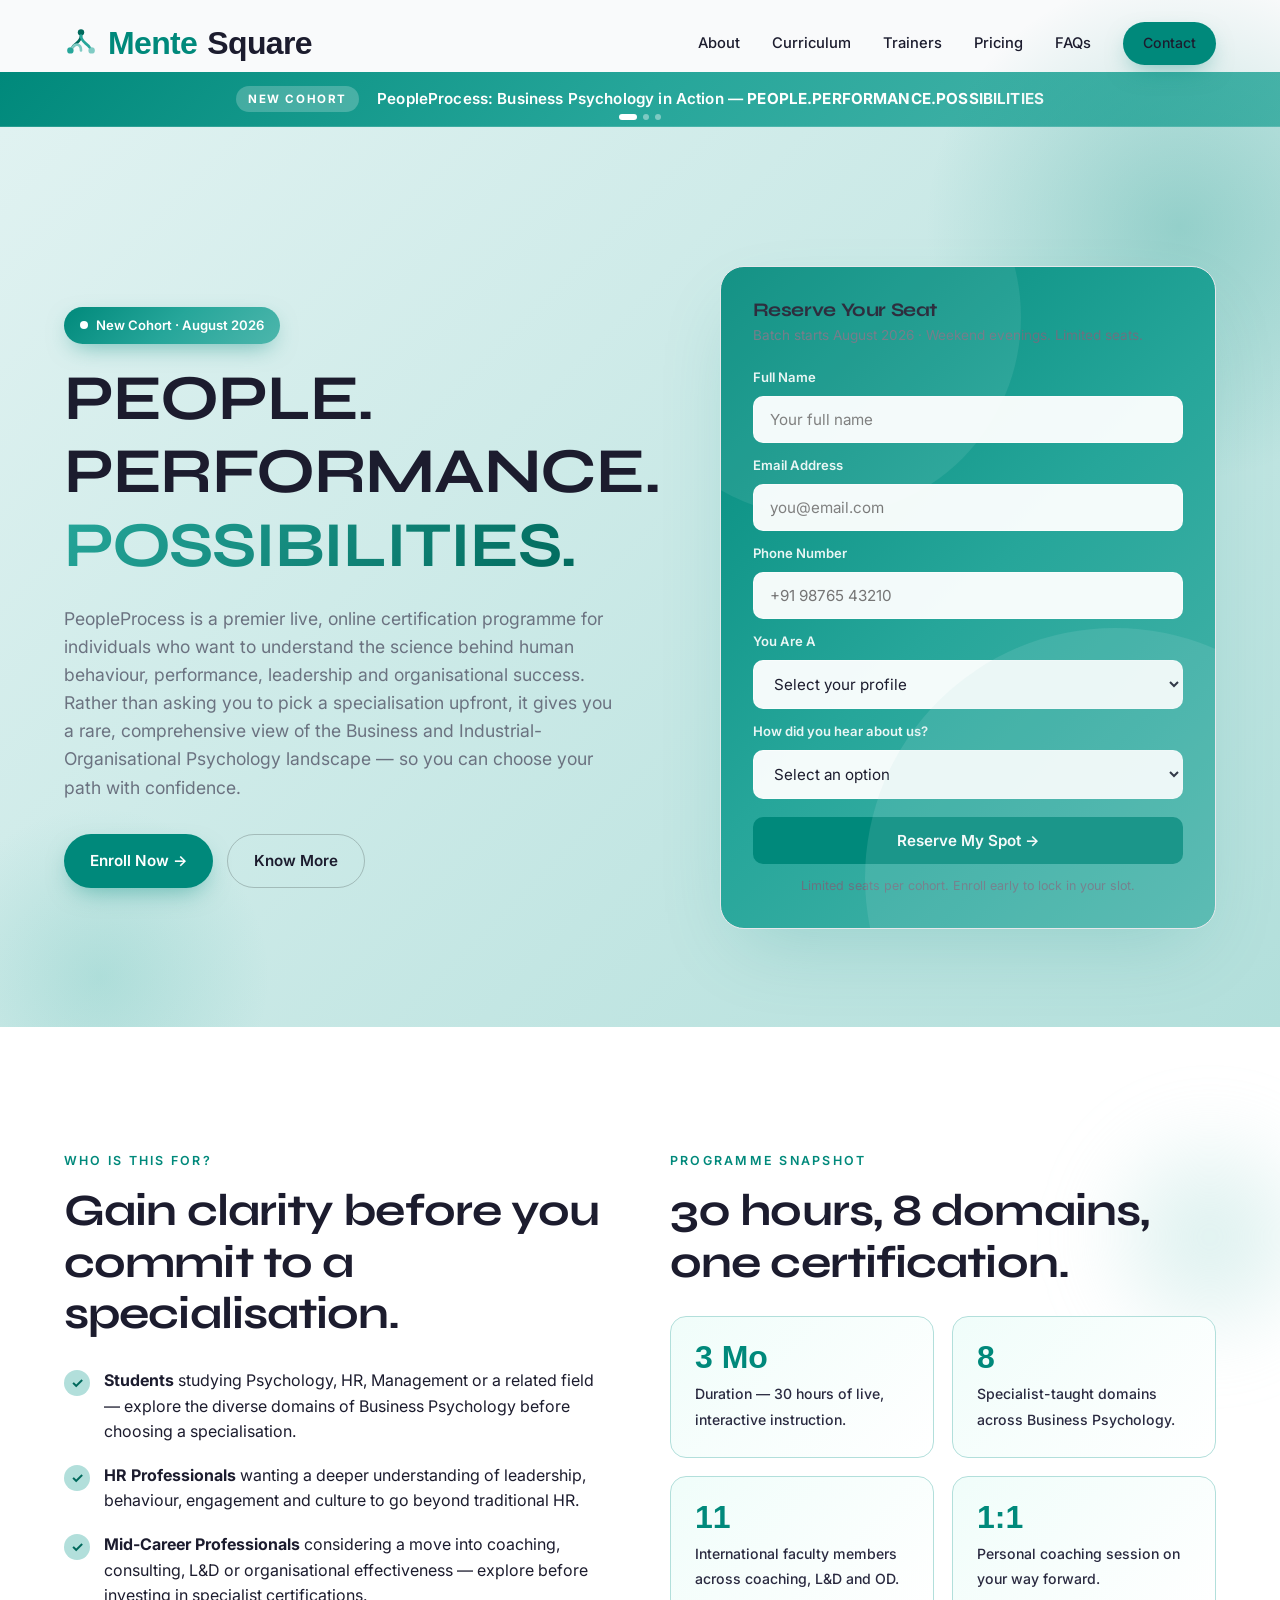
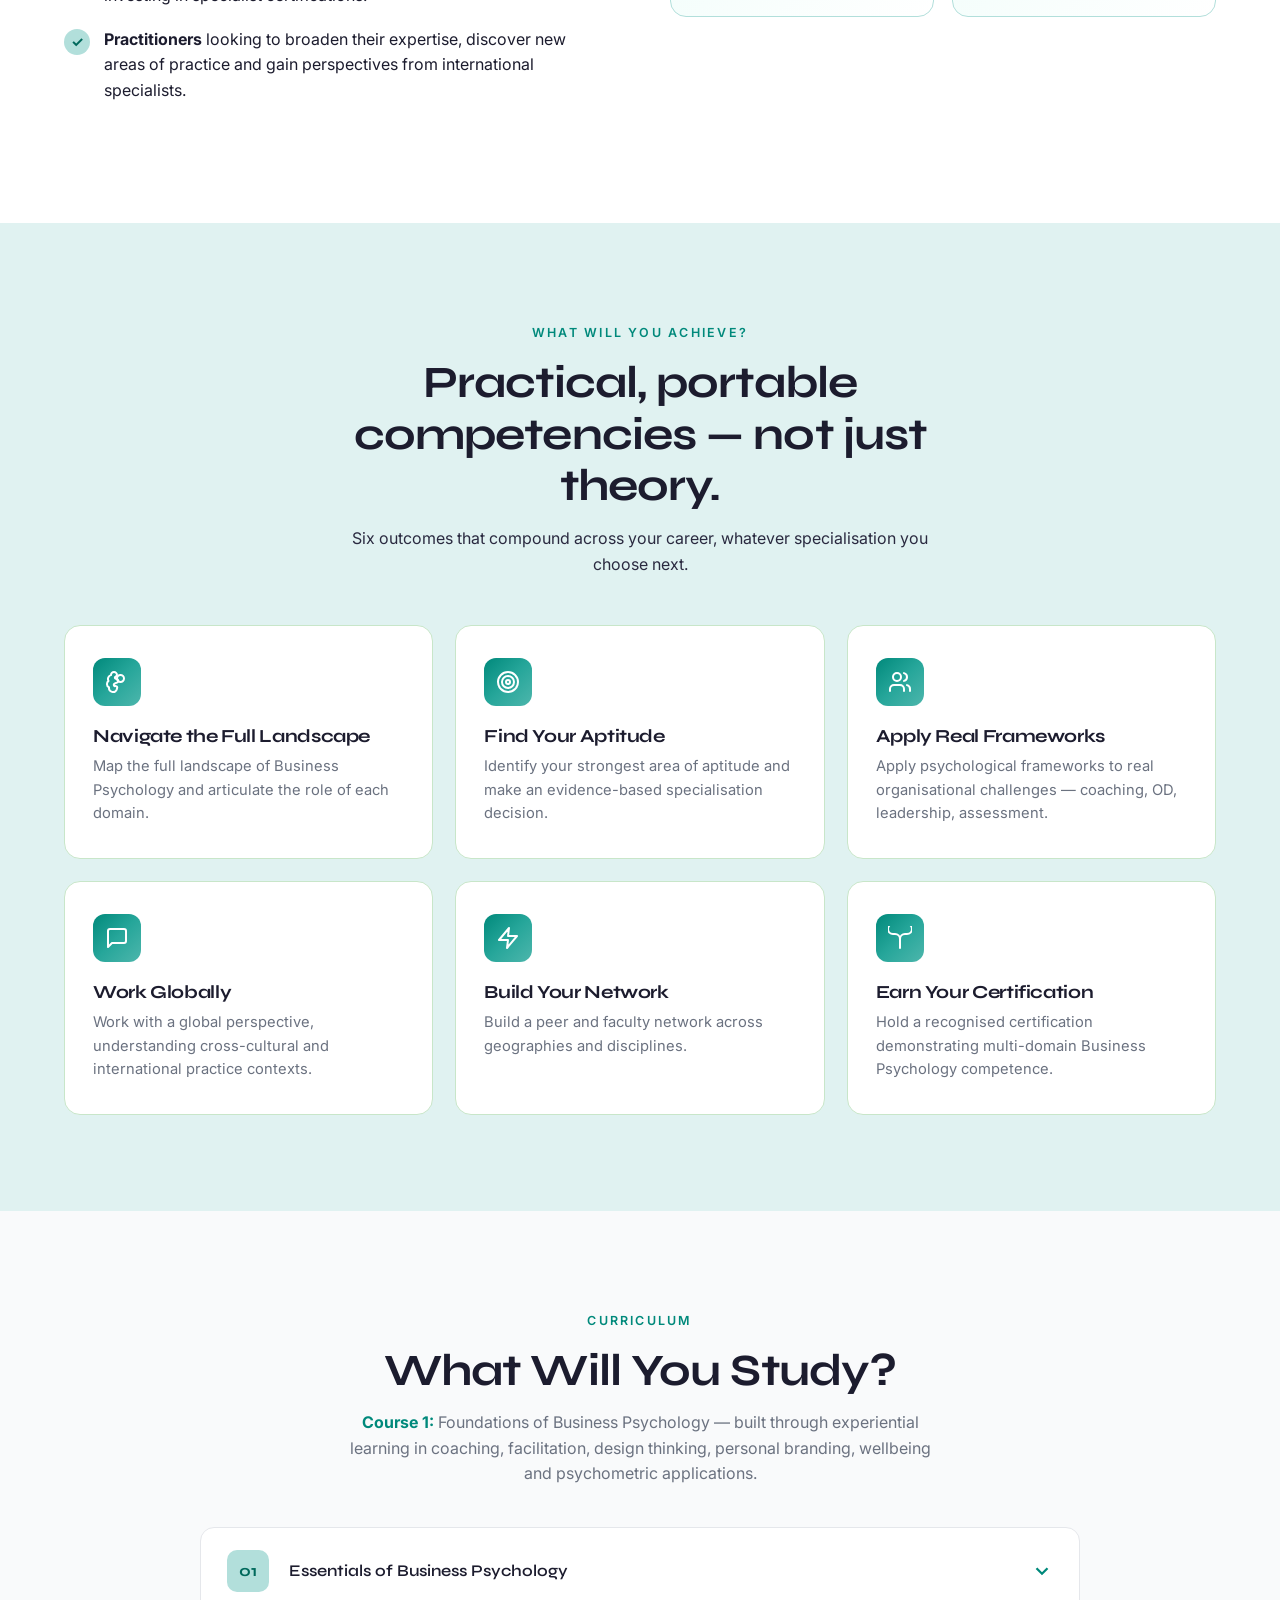
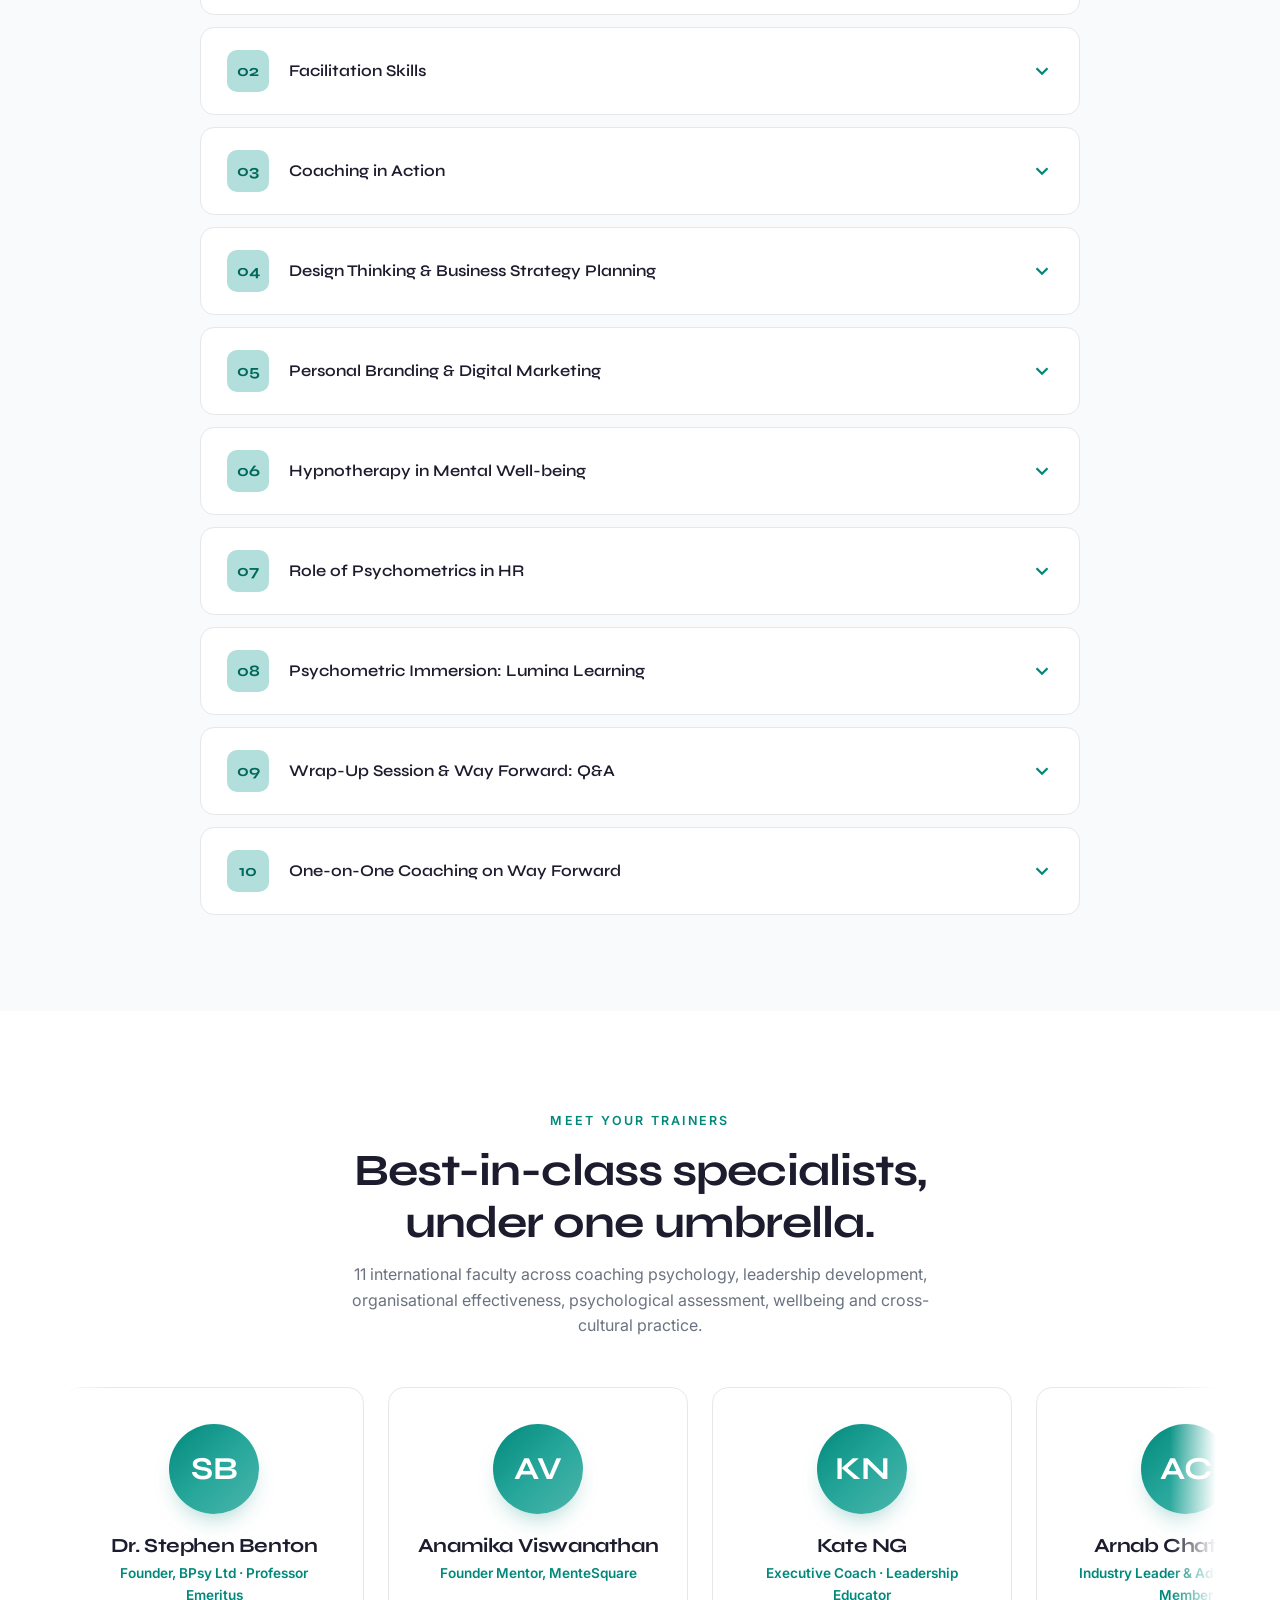
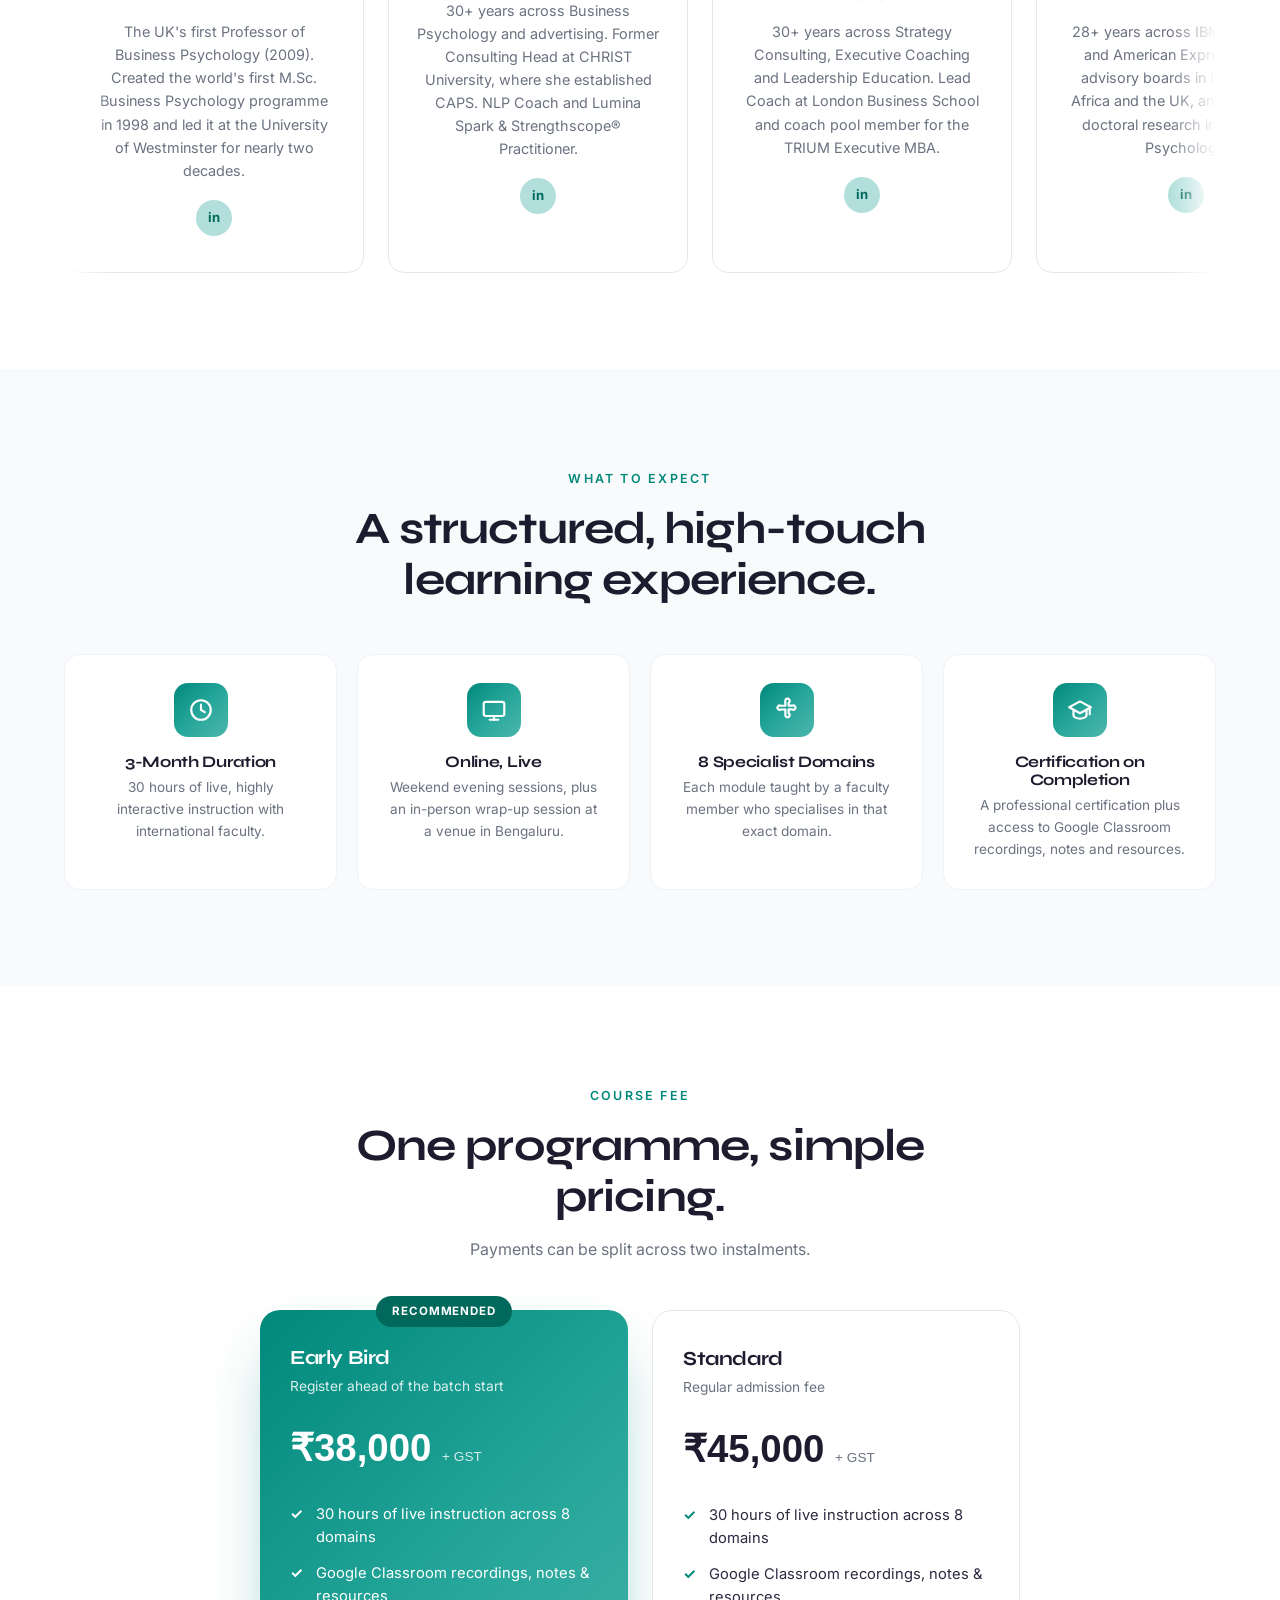
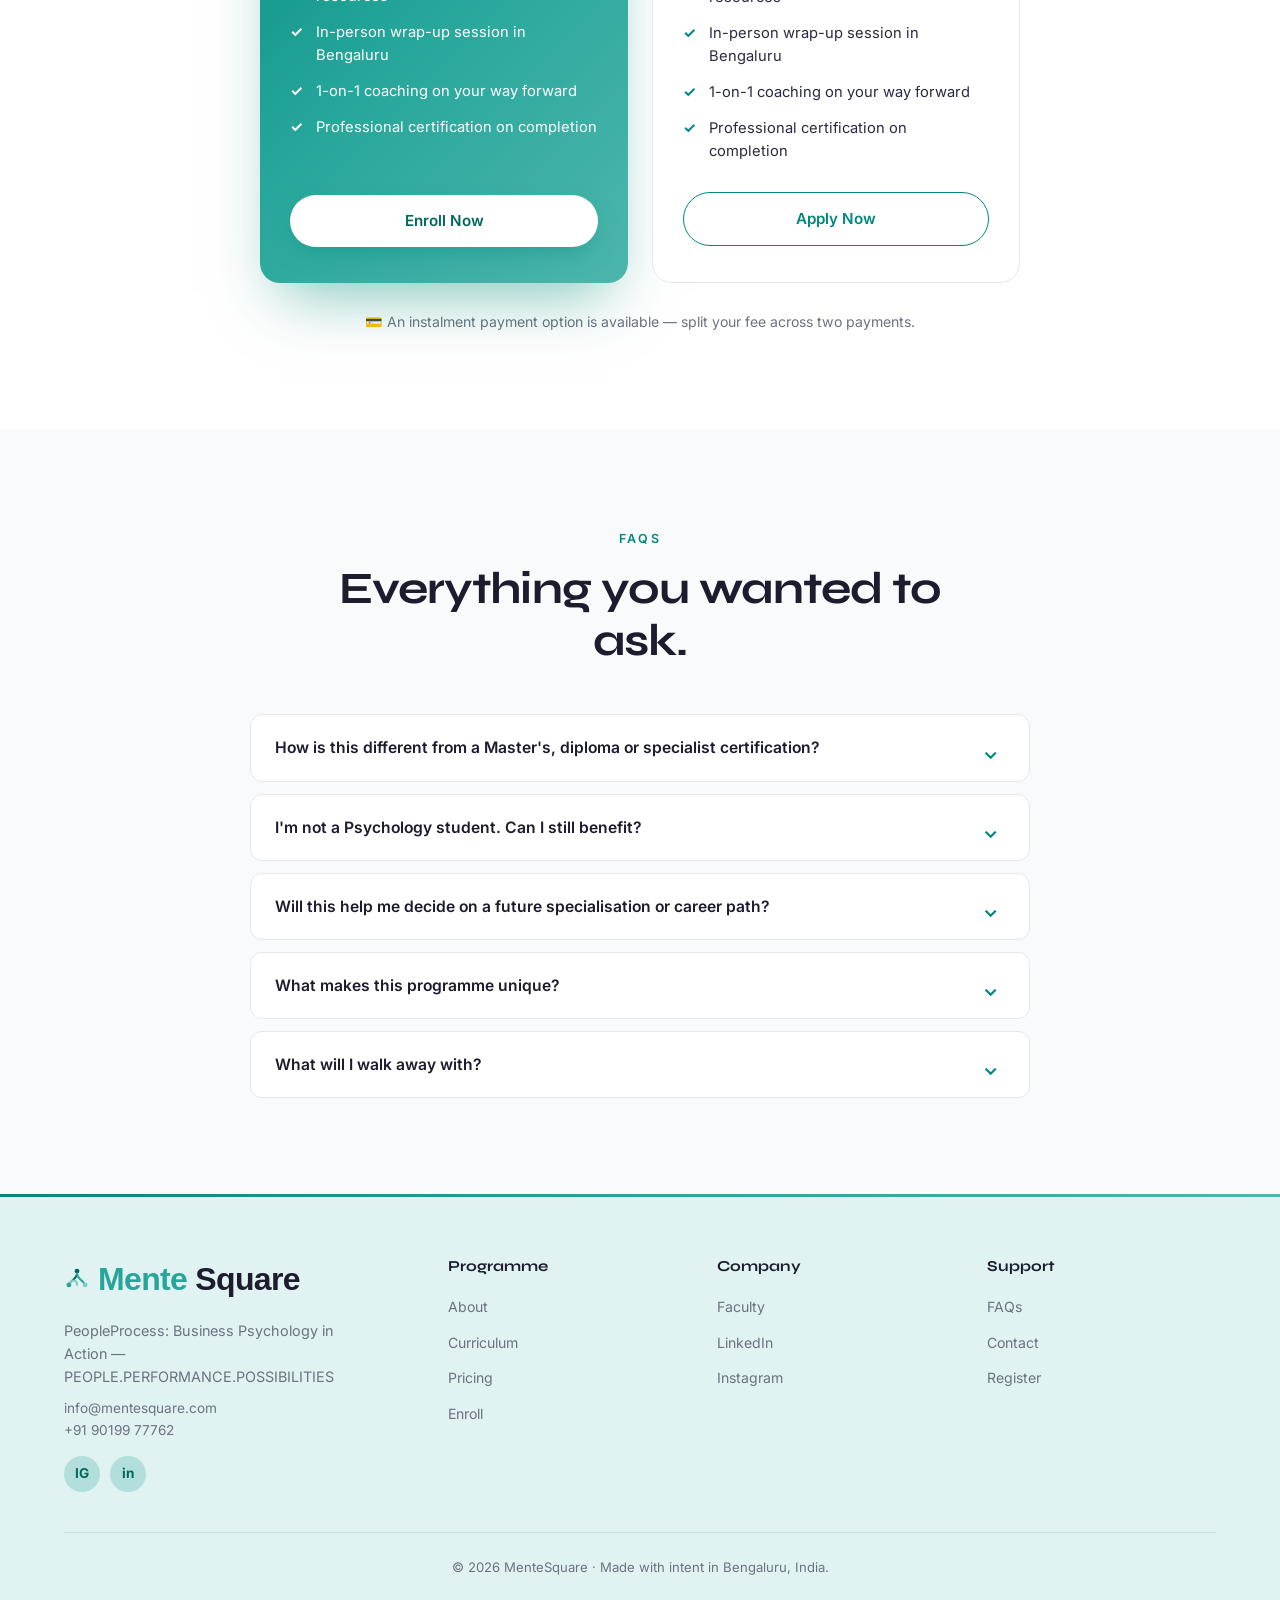
<file: PROCESS_PEOPLE/index.html>
<!DOCTYPE html>
<html lang="en">
<head>
<meta charset="UTF-8" />
<meta name="viewport" content="width=device-width, initial-scale=1.0" />
<title>PeopleProcess: Business Psychology in Action — MenteSquare</title>
<meta name="description" content="A 3-month live, online certification in Business Psychology — coaching, leadership, organisational effectiveness, psychometrics and wellbeing, from an international faculty. PEOPLE.PERFORMANCE.POSSIBILITIES" />
<link rel="preconnect" href="https://fonts.googleapis.com" />
<link rel="preconnect" href="https://fonts.gstatic.com" crossorigin />
<link href="https://fonts.googleapis.com/css2?family=Syne:wght@500;600;700;800&family=Inter:wght@300;400;500;600;700&display=swap" rel="stylesheet" />
<link rel="stylesheet" href="styles.css" />
</head>
<body>

<nav class="nav" id="nav">
  <div class="container nav-inner">
    <a href="#" class="logo" style="display:flex;align-items:center;gap:10px">
      <svg width="34" height="34" viewBox="0 0 64 64" fill="none" xmlns="http://www.w3.org/2000/svg">
        <circle cx="32" cy="10" r="6" fill="#00695C"/>
        <circle cx="12" cy="44" r="6" fill="#26A69A"/>
        <circle cx="52" cy="44" r="6" fill="#80CBC4"/>
        <path d="M32 16C32 28 22 30 16 38" stroke="#00695C" stroke-width="5" stroke-linecap="round" fill="none"/>
        <path d="M32 16C32 28 42 30 48 38" stroke="#26A69A" stroke-width="5" stroke-linecap="round" fill="none"/>
        <path d="M16 38C22 30 32 32 32 44" stroke="#80CBC4" stroke-width="5" stroke-linecap="round" fill="none"/>
      </svg>
      Mente<span>Square</span>
    </a>
    <div class="nav-links" id="navLinks">
      <a href="#who">About</a>
      <a href="#curriculum">Curriculum</a>
      <a href="#trainers">Trainers</a>
      <a href="#pricing">Pricing</a>
      <a href="#faq">FAQs</a>
      <a href="#register" class="btn btn-primary">Contact</a>
    </div>
    <button class="hamburger" id="hamburger" aria-label="Menu"><span></span><span></span><span></span></button>
  </div>
</nav>

<div class="topbar" id="topbar" aria-label="Announcements">
  <div class="topbar-track" id="topbarTrack">
    <a href="#register" class="topbar-slide"><span class="tb-tag">New Cohort</span><span>PeopleProcess: Business Psychology in Action — <strong>PEOPLE.PERFORMANCE.POSSIBILITIES</strong></span></a>
    <a href="#trainers" class="topbar-slide"><span class="tb-tag">Faculty</span><span>Learn from 11 international specialists — Dr. Stephen Benton, Anamika Viswanathan, Kate NG &amp; more.</span></a>
    <a href="#register" class="topbar-slide"><span class="tb-tag">Batch Starts</span><span>August 2026 · Weekend evenings. <span style="text-decoration:underline">Reserve seat →</span></span></a>
  </div>
  <div class="topbar-dots" id="topbarDots"></div>
</div>

<section class="hero">
  <div class="container">
    <div class="hero-grid">
      <div>
        <div class="badge">New Cohort · August 2026</div>
        <h1>PEOPLE.<br/>PERFORMANCE.<br/><span class="accent">POSSIBILITIES.</span></h1>
        <p class="lead">PeopleProcess is a premier live, online certification programme for individuals who want to understand the science behind human behaviour, performance, leadership and organisational success. Rather than asking you to pick a specialisation upfront, it gives you a rare, comprehensive view of the Business and Industrial-Organisational Psychology landscape — so you can choose your path with confidence.</p>
        <div class="hero-ctas">
          <a href="#register" class="btn btn-primary">Enroll Now →</a>
          <a href="https://forms.gle/ckRThBQyEpUayAWF7" target="_blank" rel="noopener" class="btn btn-outline">Know More</a>
        </div>
      </div>
      <form class="hero-form" id="register" onsubmit="event.preventDefault(); alert('Thanks! We\'ll reach out within 24 hours.'); this.reset();">
        <h4>Reserve Your Seat</h4>
        <p class="sub">Batch starts August 2026 · Weekend evenings. Limited seats.</p>
        <div class="form-row"><label>Full Name</label><input type="text" required placeholder="Your full name" /></div>
        <div class="form-row"><label>Email Address</label><input type="email" required placeholder="you@email.com" /></div>
        <div class="form-row"><label>Phone Number</label><input type="tel" required placeholder="+91 98765 43210" /></div>
        <div class="form-row"><label>You Are A</label>
          <select required><option value="">Select your profile</option><option>Student</option><option>HR Professional</option><option>Mid-Career Professional</option><option>Practitioner</option></select>
        </div>
        <div class="form-row"><label>How did you hear about us?</label>
          <select required><option value="">Select an option</option><option>Instagram</option><option>LinkedIn</option><option>Friend / Referral</option><option>Google Search</option><option>Newsletter</option><option>Other</option></select>
        </div>
        <button type="submit" class="btn btn-full">Reserve My Spot →</button>
        <p class="reg-note">Limited seats per cohort. Enroll early to lock in your slot.</p>
      </form>
    </div>
  </div>
</section>

<section class="section" id="who">
  <div class="shape shape-light" style="width:260px;height:260px;top:10%;right:-60px"></div>
  <div class="container">
    <div class="who-grid">
      <div class="reveal">
        <span class="eyebrow">Who Is This For?</span>
        <h2>Gain clarity before you commit to a specialisation.</h2>
        <ul class="check-list">
          <li><span class="check-icon">✓</span><span><strong>Students</strong> studying Psychology, HR, Management or a related field — explore the diverse domains of Business Psychology before choosing a specialisation.</span></li>
          <li><span class="check-icon">✓</span><span><strong>HR Professionals</strong> wanting a deeper understanding of leadership, behaviour, engagement and culture to go beyond traditional HR.</span></li>
          <li><span class="check-icon">✓</span><span><strong>Mid-Career Professionals</strong> considering a move into coaching, consulting, L&amp;D or organisational effectiveness — explore before investing in specialist certifications.</span></li>
          <li><span class="check-icon">✓</span><span><strong>Practitioners</strong> looking to broaden their expertise, discover new areas of practice and gain perspectives from international specialists.</span></li>
        </ul>
      </div>
      <div class="reveal">
        <span class="eyebrow">Programme Snapshot</span>
        <h2>30 hours, 8 domains, one certification.</h2>
        <div class="outcome-grid">
          <div class="outcome"><span class="big">3 Mo</span><span class="desc">Duration — 30 hours of live, interactive instruction.</span></div>
          <div class="outcome"><span class="big">8</span><span class="desc">Specialist-taught domains across Business Psychology.</span></div>
          <div class="outcome"><span class="big">11</span><span class="desc">International faculty members across coaching, L&amp;D and OD.</span></div>
          <div class="outcome"><span class="big">1:1</span><span class="desc">Personal coaching session on your way forward.</span></div>
        </div>
      </div>
    </div>
  </div>
</section>

<section class="section" id="achieve">
  <div class="container">
    <div class="section-head reveal">
      <span class="eyebrow">What Will You Achieve?</span>
      <h2>Practical, portable competencies — not just theory.</h2>
      <p class="section-sub">Six outcomes that compound across your career, whatever specialisation you choose next.</p>
    </div>
    <div class="ach-grid">
      <div class="ach-card reveal"><div class="ach-icon"><svg width="24" height="24" viewBox="0 0 24 24" fill="none" stroke="currentColor" stroke-width="2" stroke-linecap="round" stroke-linejoin="round" style="color:#fff"><path d="M12 5a3 3 0 1 0-5.997.125 4 4 0 0 0-2.526 5.77 4 4 0 0 0 .556 6.588 4 4 0 0 0 7.636 2.106 3.2 3.2 0 0 0 .164-.546c.028-.13.06-.264.097-.405.14-.495.243-.923.27-1.27.02-.243-.013-.612-.32-.853a2 2 0 0 0-.748-.353c-.253-.054-.625-.062-1.04-.04l-.123.007a1 1 0 0 1-.866-.5 1.5 1.5 0 0 1 .27-1.9c.434-.363 1.024-.6 1.634-.78l.247-.074a5 5 0 0 0 1.1-.52c.24-.168.44-.368.596-.596.28-.424.36-.93.223-1.417-.112-.39-.36-.72-.71-.95l-.172-.1c-.48-.287-1.02-.48-1.58-.56a1 1 0 0 1-.86-1.02c0-.48.38-.87.86-.87z"/><path d="M15.5 12a3.5 3.5 0 1 1 0-7 3.5 3.5 0 0 1 0 7z"/></svg></div><h3>Navigate the Full Landscape</h3><p>Map the full landscape of Business Psychology and articulate the role of each domain.</p></div>
      <div class="ach-card reveal"><div class="ach-icon"><svg width="24" height="24" viewBox="0 0 24 24" fill="none" stroke="currentColor" stroke-width="2" stroke-linecap="round" stroke-linejoin="round" style="color:#fff"><circle cx="12" cy="12" r="10"/><circle cx="12" cy="12" r="6"/><circle cx="12" cy="12" r="2"/></svg></div><h3>Find Your Aptitude</h3><p>Identify your strongest area of aptitude and make an evidence-based specialisation decision.</p></div>
      <div class="ach-card reveal"><div class="ach-icon"><svg width="24" height="24" viewBox="0 0 24 24" fill="none" stroke="currentColor" stroke-width="2" stroke-linecap="round" stroke-linejoin="round" style="color:#fff"><path d="M16 21v-2a4 4 0 0 0-4-4H6a4 4 0 0 0-4 4v2"/><circle cx="9" cy="7" r="4"/><path d="M22 21v-2a4 4 0 0 0-3-3.87"/><path d="M16 3.13a4 4 0 0 1 0 7.75"/></svg></div><h3>Apply Real Frameworks</h3><p>Apply psychological frameworks to real organisational challenges — coaching, OD, leadership, assessment.</p></div>
      <div class="ach-card reveal"><div class="ach-icon"><svg width="24" height="24" viewBox="0 0 24 24" fill="none" stroke="currentColor" stroke-width="2" stroke-linecap="round" stroke-linejoin="round" style="color:#fff"><path d="M21 15a2 2 0 0 1-2 2H7l-4 4V5a2 2 0 0 1 2-2h14a2 2 0 0 1 2 2z"/></svg></div><h3>Work Globally</h3><p>Work with a global perspective, understanding cross-cultural and international practice contexts.</p></div>
      <div class="ach-card reveal"><div class="ach-icon"><svg width="24" height="24" viewBox="0 0 24 24" fill="none" stroke="currentColor" stroke-width="2" stroke-linecap="round" stroke-linejoin="round" style="color:#fff"><polygon points="13 2 3 14 12 14 11 22 21 10 12 10 13 2"/></svg></div><h3>Build Your Network</h3><p>Build a peer and faculty network across geographies and disciplines.</p></div>
      <div class="ach-card reveal"><div class="ach-icon"><svg width="24" height="24" viewBox="0 0 24 24" fill="none" stroke="currentColor" stroke-width="2" stroke-linecap="round" stroke-linejoin="round" style="color:#fff"><path d="M12 22v-9m0 0a5 5 0 0 1 5-5h2a5 5 0 0 0 5-5c0-2-1-3.5-2.5-4.5"/><path d="M12 13a5 5 0 0 0-5-5H5a5 5 0 0 1-5-5c0-2 1-3.5 2.5-4.5"/></svg></div><h3>Earn Your Certification</h3><p>Hold a recognised certification demonstrating multi-domain Business Psychology competence.</p></div>
    </div>
  </div>
</section>

<section class="section" id="curriculum">
  <div class="container">
    <div class="section-head reveal">
      <span class="eyebrow">Curriculum</span>
      <h2>What Will You Study?</h2>
      <p class="section-sub"><strong style="color:var(--teal)">Course 1:</strong> Foundations of Business Psychology — built through experiential learning in coaching, facilitation, design thinking, personal branding, wellbeing and psychometric applications.</p>
    </div>
    <div class="modules reveal" id="modules">
      <div class="module"><div class="module-head"><div class="module-num">01</div><div class="module-title">Essentials of Business Psychology</div><svg class="chev" viewBox="0 0 24 24" fill="none" stroke="currentColor" stroke-width="2.5"><polyline points="6 9 12 15 18 9"/></svg></div><div class="module-body"><p>A comprehensive introduction to applying psychological principles in organisational settings — motivation, communication, decision-making, culture, leadership styles and employee wellbeing.</p></div></div>
      <div class="module"><div class="module-head"><div class="module-num">02</div><div class="module-title">Facilitation Skills</div><svg class="chev" viewBox="0 0 24 24" fill="none" stroke="currentColor" stroke-width="2.5"><polyline points="6 9 12 15 18 9"/></svg></div><div class="module-body"><p>Develop the competencies to guide group interactions and collaborative activities — active listening, group dynamics, problem-solving and leading inclusive, productive sessions.</p></div></div>
      <div class="module"><div class="module-head"><div class="module-num">03</div><div class="module-title">Coaching in Action</div><svg class="chev" viewBox="0 0 24 24" fill="none" stroke="currentColor" stroke-width="2.5"><polyline points="6 9 12 15 18 9"/></svg></div><div class="module-body"><p>Core coaching principles and practice — active listening, powerful questioning, constructive feedback and goal-setting, applied to confidence, resilience and behavioural change.</p></div></div>
      <div class="module"><div class="module-head"><div class="module-num">04</div><div class="module-title">Design Thinking &amp; Business Strategy Planning</div><svg class="chev" viewBox="0 0 24 24" fill="none" stroke="currentColor" stroke-width="2.5"><polyline points="6 9 12 15 18 9"/></svg></div><div class="module-body"><p>Combines design thinking — empathise, define, ideate, prototype, test — with strategic planning that aligns innovation with long-term business objectives.</p></div></div>
      <div class="module"><div class="module-head"><div class="module-num">05</div><div class="module-title">Personal Branding &amp; Digital Marketing</div><svg class="chev" viewBox="0 0 24 24" fill="none" stroke="currentColor" stroke-width="2.5"><polyline points="6 9 12 15 18 9"/></svg></div><div class="module-body"><p>Build a strong professional identity and communicate your value online — social media engagement, content creation, audience targeting and authentic personal branding.</p></div></div>
      <div class="module"><div class="module-head"><div class="module-num">06</div><div class="module-title">Hypnotherapy in Mental Well-being</div><svg class="chev" viewBox="0 0 24 24" fill="none" stroke="currentColor" stroke-width="2.5"><polyline points="6 9 12 15 18 9"/></svg></div><div class="module-body"><p>3 hours of learning plus 2 hours of practice to identify and manage stress, develop strategies to perform better at work and become a stronger decision-maker.</p></div></div>
      <div class="module"><div class="module-head"><div class="module-num">07</div><div class="module-title">Role of Psychometrics in HR</div><svg class="chev" viewBox="0 0 24 24" fill="none" stroke="currentColor" stroke-width="2.5"><polyline points="6 9 12 15 18 9"/></svg></div><div class="module-body"><p>From the foundations of psychometrics through personality and cognitive ability testing to strengths-based development and Situational Judgment Tests, with a hands-on practical session.</p></div></div>
      <div class="module"><div class="module-head"><div class="module-num">08</div><div class="module-title">Psychometric Immersion: Lumina Learning</div><svg class="chev" viewBox="0 0 24 24" fill="none" stroke="currentColor" stroke-width="2.5"><polyline points="6 9 12 15 18 9"/></svg></div><div class="module-body"><p>5 hours combining theory with hands-on practice of the Lumina Learning tool for self-awareness, team working and behavioural dynamics.</p></div></div>
      <div class="module"><div class="module-head"><div class="module-num">09</div><div class="module-title">Wrap-Up Session &amp; Way Forward: Q&amp;A</div><svg class="chev" viewBox="0 0 24 24" fill="none" stroke="currentColor" stroke-width="2.5"><polyline points="6 9 12 15 18 9"/></svg></div><div class="module-body"><p>A highly interactive 5-hour live, in-person session in Bengaluru to synthesise concepts and arrive at actionable methods for career advancement.</p></div></div>
      <div class="module"><div class="module-head"><div class="module-num">10</div><div class="module-title">One-on-One Coaching on Way Forward</div><svg class="chev" viewBox="0 0 24 24" fill="none" stroke="currentColor" stroke-width="2.5"><polyline points="6 9 12 15 18 9"/></svg></div><div class="module-body"><p>2 hours of individual coaching per participant to develop and execute a concrete action plan tied to your own career goals.</p></div></div>
    </div>
  </div>
</section>

<section class="section" id="trainers">
  <div class="container">
    <div class="section-head reveal">
      <span class="eyebrow">Meet Your Trainers</span>
      <h2>Best-in-class specialists, under one umbrella.</h2>
      <p class="section-sub">11 international faculty across coaching psychology, leadership development, organisational effectiveness, psychological assessment, wellbeing and cross-cultural practice.</p>
    </div>
    <div class="trainer-marquee">
    <div class="trainer-grid">
      <div class="trainer"><div class="avatar">SB</div><h3>Dr. Stephen Benton</h3><div class="role">Founder, BPsy Ltd · Professor Emeritus</div><p class="bio">The UK's first Professor of Business Psychology (2009). Created the world's first M.Sc. Business Psychology programme in 1998 and led it at the University of Westminster for nearly two decades.</p><a class="lnk" href="#" aria-label="LinkedIn">in</a></div>
      <div class="trainer"><div class="avatar">AV</div><h3>Anamika Viswanathan</h3><div class="role">Founder Mentor, MenteSquare</div><p class="bio">30+ years across Business Psychology and advertising. Former Consulting Head at CHRIST University, where she established CAPS. NLP Coach and Lumina Spark &amp; Strengthscope® Practitioner.</p><a class="lnk" href="#" aria-label="LinkedIn">in</a></div>
      <div class="trainer"><div class="avatar">KN</div><h3>Kate NG</h3><div class="role">Executive Coach · Leadership Educator</div><p class="bio">30+ years across Strategy Consulting, Executive Coaching and Leadership Education. Lead Coach at London Business School and coach pool member for the TRIUM Executive MBA.</p><a class="lnk" href="#" aria-label="LinkedIn">in</a></div>
      <div class="trainer"><div class="avatar">AC</div><h3>Arnab Chatterjee</h3><div class="role">Industry Leader &amp; Advisory Board Member</div><p class="bio">28+ years across IBM, GE Capital and American Express. Sits on advisory boards in India, South Africa and the UK, and is pursuing doctoral research in Workforce Psychology.</p><a class="lnk" href="#" aria-label="LinkedIn">in</a></div>
      <div class="trainer"><div class="avatar">SB</div><h3>Sushma Banthia</h3><div class="role">ICF-PCC Leadership Coach · Author</div><p class="bio">25+ years in leadership and people development. Honoured as one of Asia's Top Iconic Women of Inspiration (2025) and co-author of "Fast Forward to Facilitation".</p><a class="lnk" href="#" aria-label="LinkedIn">in</a></div>
      <div class="trainer"><div class="avatar">KT</div><h3>Kavitha Talreja</h3><div class="role">L&amp;D Strategist · Facilitator</div><p class="bio">20+ years of corporate training across IT, healthcare, banking and finance. President's Award winner at Fidelity; clients include Merck, Visa, TCS and Societe Generale.</p><a class="lnk" href="#" aria-label="LinkedIn">in</a></div>
      <div class="trainer"><div class="avatar">AW</div><h3>Ayleen Wisudha</h3><div class="role">Business Psychologist · Lumina Practitioner</div><p class="bio">20 years as Senior Lecturer on the MSc Business Psychology programme at the University of Westminster. Lumina Learning Partner for Indonesia and CPBP-certified.</p><a class="lnk" href="#" aria-label="LinkedIn">in</a></div>
      <div class="trainer"><div class="avatar">SM</div><h3>Dr. Sangeeta Mahajan</h3><div class="role">Mental Health Activist &amp; Educator</div><p class="bio">30 years in medicine, including as Consultant Anaesthetist at Guy's &amp; St Thomas' NHS. Winston Churchill Fellow specialising in adolescent mental health and grief support.</p><a class="lnk" href="#" aria-label="LinkedIn">in</a></div>
      <div class="trainer"><div class="avatar">KR</div><h3>Dr. Kritika Rastogi</h3><div class="role">Associate Professor, NMIMS Mumbai</div><p class="bio">13+ years across Positive, Counselling, Indian and Educational Psychology. Former Research Fellow at IIT Delhi and Assistant Editor of the Journal of the Indian Academy of Applied Psychology.</p><a class="lnk" href="#" aria-label="LinkedIn">in</a></div>
      <div class="trainer"><div class="avatar">KV</div><h3>Kiran VVN</h3><div class="role">Technology Consultant &amp; Trainer</div><p class="bio">20+ years in enterprise software. Heads Technology Consulting at LOGON, guiding C-level stakeholders through complex software business models. Flexera Certified Trainer.</p><a class="lnk" href="#" aria-label="LinkedIn">in</a></div>
      <div class="trainer"><div class="avatar">UM</div><h3>Udaysimha Mysore</h3><div class="role">Fractional CMO · Growth Marketing</div><p class="bio">30+ years in technology marketing across Intel, Forrester Research and greytHR. Currently Fractional CMO for iTuring.ai, specialising in growth and ABM strategy.</p><a class="lnk" href="#" aria-label="LinkedIn">in</a></div>
      <!-- duplicate set for seamless infinite scroll -->
      <div class="trainer" aria-hidden="true"><div class="avatar">SB</div><h3>Dr. Stephen Benton</h3><div class="role">Founder, BPsy Ltd · Professor Emeritus</div><p class="bio">The UK's first Professor of Business Psychology (2009). Created the world's first M.Sc. Business Psychology programme in 1998 and led it at the University of Westminster for nearly two decades.</p><a class="lnk" href="#" aria-label="LinkedIn">in</a></div>
      <div class="trainer" aria-hidden="true"><div class="avatar">AV</div><h3>Anamika Viswanathan</h3><div class="role">Founder Mentor, MenteSquare</div><p class="bio">30+ years across Business Psychology and advertising. Former Consulting Head at CHRIST University, where she established CAPS. NLP Coach and Lumina Spark &amp; Strengthscope® Practitioner.</p><a class="lnk" href="#" aria-label="LinkedIn">in</a></div>
      <div class="trainer" aria-hidden="true"><div class="avatar">KN</div><h3>Kate NG</h3><div class="role">Executive Coach · Leadership Educator</div><p class="bio">30+ years across Strategy Consulting, Executive Coaching and Leadership Education. Lead Coach at London Business School and coach pool member for the TRIUM Executive MBA.</p><a class="lnk" href="#" aria-label="LinkedIn">in</a></div>
      <div class="trainer" aria-hidden="true"><div class="avatar">AC</div><h3>Arnab Chatterjee</h3><div class="role">Industry Leader &amp; Advisory Board Member</div><p class="bio">28+ years across IBM, GE Capital and American Express. Sits on advisory boards in India, South Africa and the UK, and is pursuing doctoral research in Workforce Psychology.</p><a class="lnk" href="#" aria-label="LinkedIn">in</a></div>
      <div class="trainer" aria-hidden="true"><div class="avatar">SB</div><h3>Sushma Banthia</h3><div class="role">ICF-PCC Leadership Coach · Author</div><p class="bio">25+ years in leadership and people development. Honoured as one of Asia's Top Iconic Women of Inspiration (2025) and co-author of "Fast Forward to Facilitation".</p><a class="lnk" href="#" aria-label="LinkedIn">in</a></div>
      <div class="trainer" aria-hidden="true"><div class="avatar">KT</div><h3>Kavitha Talreja</h3><div class="role">L&amp;D Strategist · Facilitator</div><p class="bio">20+ years of corporate training across IT, healthcare, banking and finance. President's Award winner at Fidelity; clients include Merck, Visa, TCS and Societe Generale.</p><a class="lnk" href="#" aria-label="LinkedIn">in</a></div>
      <div class="trainer" aria-hidden="true"><div class="avatar">AW</div><h3>Ayleen Wisudha</h3><div class="role">Business Psychologist · Lumina Practitioner</div><p class="bio">20 years as Senior Lecturer on the MSc Business Psychology programme at the University of Westminster. Lumina Learning Partner for Indonesia and CPBP-certified.</p><a class="lnk" href="#" aria-label="LinkedIn">in</a></div>
      <div class="trainer" aria-hidden="true"><div class="avatar">SM</div><h3>Dr. Sangeeta Mahajan</h3><div class="role">Mental Health Activist &amp; Educator</div><p class="bio">30 years in medicine, including as Consultant Anaesthetist at Guy's &amp; St Thomas' NHS. Winston Churchill Fellow specialising in adolescent mental health and grief support.</p><a class="lnk" href="#" aria-label="LinkedIn">in</a></div>
      <div class="trainer" aria-hidden="true"><div class="avatar">KR</div><h3>Dr. Kritika Rastogi</h3><div class="role">Associate Professor, NMIMS Mumbai</div><p class="bio">13+ years across Positive, Counselling, Indian and Educational Psychology. Former Research Fellow at IIT Delhi and Assistant Editor of the Journal of the Indian Academy of Applied Psychology.</p><a class="lnk" href="#" aria-label="LinkedIn">in</a></div>
      <div class="trainer" aria-hidden="true"><div class="avatar">KV</div><h3>Kiran VVN</h3><div class="role">Technology Consultant &amp; Trainer</div><p class="bio">20+ years in enterprise software. Heads Technology Consulting at LOGON, guiding C-level stakeholders through complex software business models. Flexera Certified Trainer.</p><a class="lnk" href="#" aria-label="LinkedIn">in</a></div>
      <div class="trainer" aria-hidden="true"><div class="avatar">UM</div><h3>Udaysimha Mysore</h3><div class="role">Fractional CMO · Growth Marketing</div><p class="bio">30+ years in technology marketing across Intel, Forrester Research and greytHR. Currently Fractional CMO for iTuring.ai, specialising in growth and ABM strategy.</p><a class="lnk" href="#" aria-label="LinkedIn">in</a></div>
    </div>
    </div>
  </div>
</section>

<section class="section" id="expect">
  <div class="container">
    <div class="section-head reveal">
      <span class="eyebrow">What To Expect</span>
      <h2>A structured, high-touch learning experience.</h2>
    </div>
    <div class="expect-grid">
      <div class="expect reveal"><div class="expect-icon"><svg viewBox="0 0 24 24" fill="none" stroke="#fff" stroke-width="2" stroke-linecap="round" stroke-linejoin="round"><circle cx="12" cy="12" r="9"/><polyline points="12 7 12 12 15.5 14"/></svg></div><h4>3-Month Duration</h4><p>30 hours of live, highly interactive instruction with international faculty.</p></div>
      <div class="expect reveal"><div class="expect-icon"><svg viewBox="0 0 24 24" fill="none" stroke="#fff" stroke-width="2" stroke-linecap="round" stroke-linejoin="round"><rect x="2.5" y="4.5" width="19" height="13" rx="2"/><line x1="8" y1="21" x2="16" y2="21"/><line x1="12" y1="17.5" x2="12" y2="21"/></svg></div><h4>Online, Live</h4><p>Weekend evening sessions, plus an in-person wrap-up session at a venue in Bengaluru.</p></div>
      <div class="expect reveal"><div class="expect-icon"><svg viewBox="0 0 24 24" fill="none" stroke="#fff" stroke-width="2" stroke-linecap="round" stroke-linejoin="round"><path d="M10.5 3.5a2 2 0 1 1 3 1.73V8h3.27a2 2 0 1 1 0 3.46H13.5V15a2 2 0 1 1-3 1.73V11.5H6.23a2 2 0 1 1 0-3.46H10.5V5.23a2 2 0 0 1 0-1.73z"/></svg></div><h4>8 Specialist Domains</h4><p>Each module taught by a faculty member who specialises in that exact domain.</p></div>
      <div class="expect reveal"><div class="expect-icon"><svg viewBox="0 0 24 24" fill="none" stroke="#fff" stroke-width="2" stroke-linecap="round" stroke-linejoin="round"><path d="M2 9.5 12 4l10 5.5-10 5.5L2 9.5z"/><path d="M6 12v5c0 1.5 3 3 6 3s6-1.5 6-3v-5"/><line x1="21" y1="9.5" x2="21" y2="16"/></svg></div><h4>Certification on Completion</h4><p>A professional certification plus access to Google Classroom recordings, notes and resources.</p></div>
    </div>
  </div>
</section>

<section class="section" id="pricing">
  <div class="container">
    <div class="section-head reveal">
      <span class="eyebrow">Course Fee</span>
      <h2>One programme, simple pricing.</h2>
      <p class="section-sub">Payments can be split across two instalments.</p>
    </div>
    <div class="price-grid" style="grid-template-columns:repeat(2,1fr);max-width:760px;margin-left:auto;margin-right:auto">
      <div class="price featured reveal">
        <div class="popular">Recommended</div>
        <h3>Early Bird</h3><p class="tag">Register ahead of the batch start</p>
        <span class="amt">₹38,000 <small>+ GST</small></span>
        <ul class="feat-list">
          <li>30 hours of live instruction across 8 domains</li>
          <li>Google Classroom recordings, notes &amp; resources</li>
          <li>In-person wrap-up session in Bengaluru</li>
          <li>1-on-1 coaching on your way forward</li>
          <li>Professional certification on completion</li>
        </ul>
        <a href="https://forms.gle/ckRThBQyEpUayAWF7" target="_blank" rel="noopener" class="btn btn-primary">Enroll Now</a>
      </div>
      <div class="price reveal">
        <h3>Standard</h3><p class="tag">Regular admission fee</p>
        <span class="amt">₹45,000 <small>+ GST</small></span>
        <ul class="feat-list">
          <li>30 hours of live instruction across 8 domains</li>
          <li>Google Classroom recordings, notes &amp; resources</li>
          <li>In-person wrap-up session in Bengaluru</li>
          <li>1-on-1 coaching on your way forward</li>
          <li>Professional certification on completion</li>
        </ul>
        <a href="https://forms.gle/ckRThBQyEpUayAWF7" target="_blank" rel="noopener" class="btn btn-ghost">Apply Now</a>
      </div>
    </div>
    <p class="price-note">💳 An instalment payment option is available — split your fee across two payments.</p>
  </div>
</section>

<section class="section" id="faq">
  <div class="container">
    <div class="section-head reveal">
      <span class="eyebrow">FAQs</span>
      <h2>Everything you wanted to ask.</h2>
    </div>
    <div class="faq-list" id="faqList">
      <div class="faq"><div class="faq-head">How is this different from a Master's, diploma or specialist certification?<span class="chev">⌄</span></div><div class="faq-body"><p>Most programmes focus on a single discipline within Psychology or HR. PeopleProcess offers a broader perspective — coaching, leadership, assessment, organisational development, wellbeing and workplace behaviour — so you understand the full landscape before specialising further.</p></div></div>
      <div class="faq"><div class="faq-head">I'm not a Psychology student. Can I still benefit?<span class="chev">⌄</span></div><div class="faq-body"><p>Absolutely. The programme is designed for students, HR professionals, practitioners and working professionals from diverse backgrounds. No prior Psychology qualification is required.</p></div></div>
      <div class="faq"><div class="faq-head">Will this help me decide on a future specialisation or career path?<span class="chev">⌄</span></div><div class="faq-body"><p>Yes. A key objective is helping you gain clarity about your interests, strengths and potential career pathways, by learning directly from specialists across different domains.</p></div></div>
      <div class="faq"><div class="faq-head">What makes this programme unique?<span class="chev">⌄</span></div><div class="faq-body"><p>Rather than one instructor covering one niche, you learn from a curated faculty of 11 international specialists, each bringing deep expertise from their own field — within a single programme.</p></div></div>
      <div class="faq"><div class="faq-head">What will I walk away with?<span class="chev">⌄</span></div><div class="faq-body"><p>A professional certification, plus a comprehensive understanding of Business Psychology and its integration with HR, exposure to global best practices, valuable professional connections, and clarity on where to focus your future learning.</p></div></div>
    </div>
  </div>
</section>

<footer>
  <div class="container">
    <div class="foot-grid">
      <div class="foot-brand">
        <div class="logo" style="color:#26A69A;display:flex;align-items:center;gap:8px">
          <svg width="26" height="26" viewBox="0 0 64 64" fill="none" xmlns="http://www.w3.org/2000/svg">
            <circle cx="32" cy="10" r="6" fill="#00695C"/>
            <circle cx="12" cy="44" r="6" fill="#26A69A"/>
            <circle cx="52" cy="44" r="6" fill="#80CBC4"/>
            <path d="M32 16C32 28 22 30 16 38" stroke="#00695C" stroke-width="5" stroke-linecap="round" fill="none"/>
            <path d="M32 16C32 28 42 30 48 38" stroke="#26A69A" stroke-width="5" stroke-linecap="round" fill="none"/>
            <path d="M16 38C22 30 32 32 32 44" stroke="#80CBC4" stroke-width="5" stroke-linecap="round" fill="none"/>
          </svg>
          Mente<span style="color:var(--ink)">Square</span>
        </div>
        <p>PeopleProcess: Business Psychology in Action — PEOPLE.PERFORMANCE.POSSIBILITIES</p>
        <p style="margin-top:10px;font-size:.85rem">info@mentesquare.com<br/>+91 90199 77762</p>
        <div class="socials"><a href="https://www.instagram.com/mentesquare" target="_blank" rel="noopener" aria-label="Instagram">IG</a><a href="https://www.linkedin.com/company/mentesquare/" target="_blank" rel="noopener" aria-label="LinkedIn">in</a></div>
      </div>
      <div class="foot-col"><h5>Programme</h5><ul><li><a href="#who">About</a></li><li><a href="#curriculum">Curriculum</a></li><li><a href="#pricing">Pricing</a></li><li><a href="#register">Enroll</a></li></ul></div>
      <div class="foot-col"><h5>Company</h5><ul><li><a href="#trainers">Faculty</a></li><li><a href="https://www.linkedin.com/company/mentesquare/" target="_blank" rel="noopener">LinkedIn</a></li><li><a href="https://www.instagram.com/mentesquare" target="_blank" rel="noopener">Instagram</a></li></ul></div>
      <div class="foot-col"><h5>Support</h5><ul><li><a href="#faq">FAQs</a></li><li><a href="mailto:info@mentesquare.com">Contact</a></li><li><a href="https://forms.gle/ckRThBQyEpUayAWF7" target="_blank" rel="noopener">Register</a></li></ul></div>
    </div>
    <div class="foot-bottom">© 2026 MenteSquare · Made with intent in Bengaluru, India.</div>
  </div>
</footer>

<script src="script.js"></script>
</body>
</html>
</file>
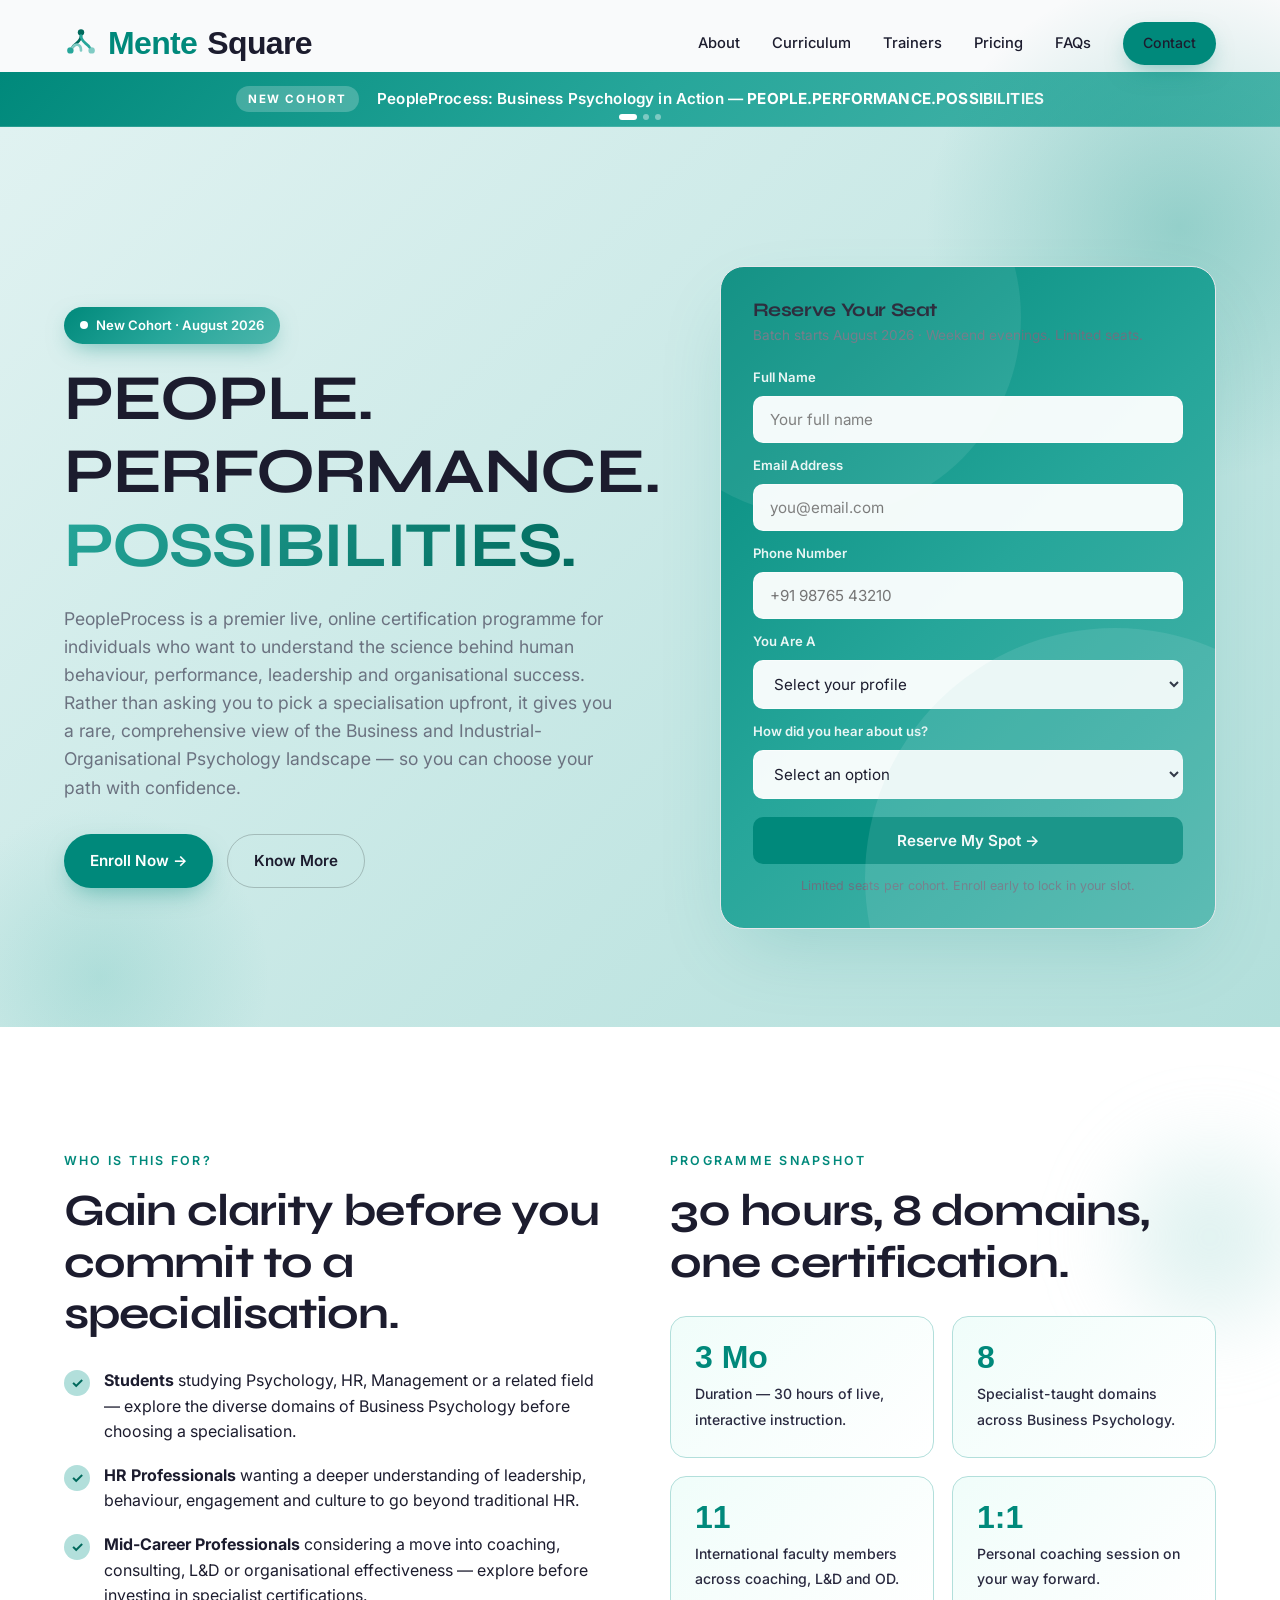
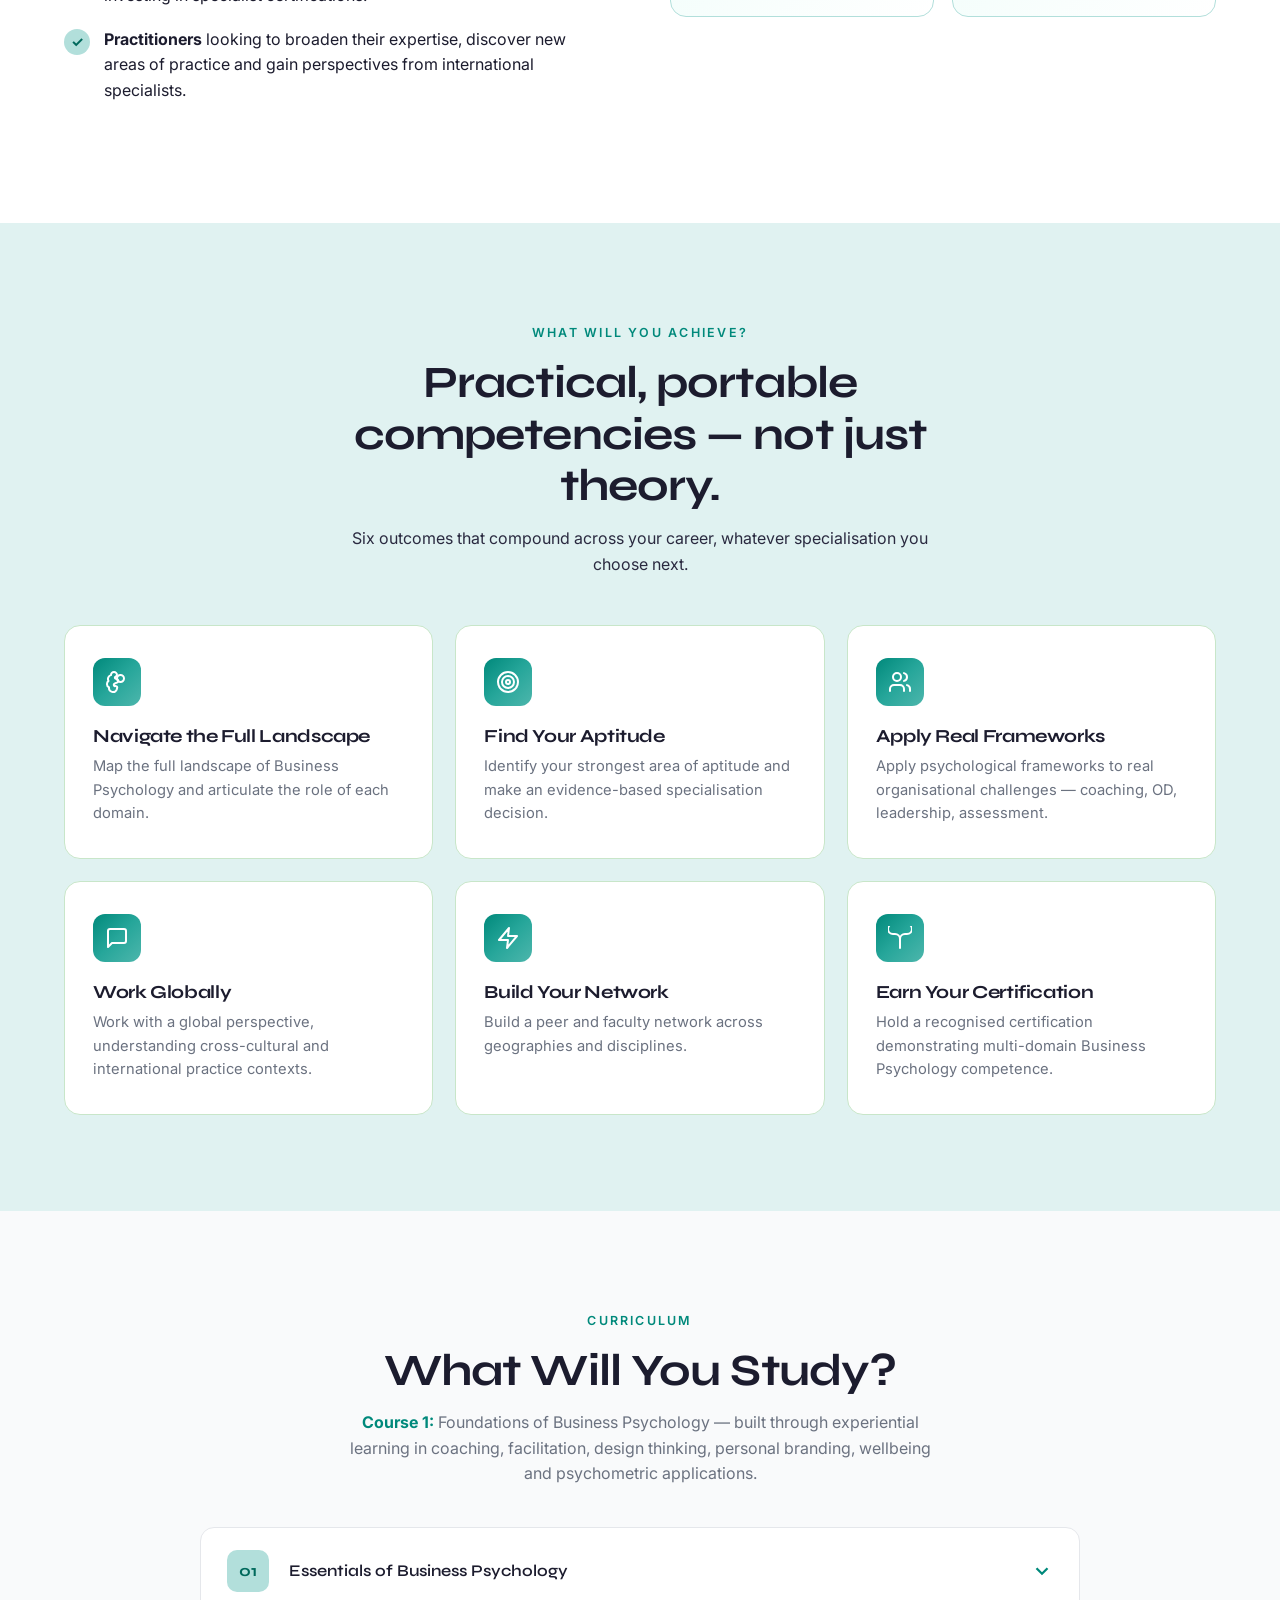
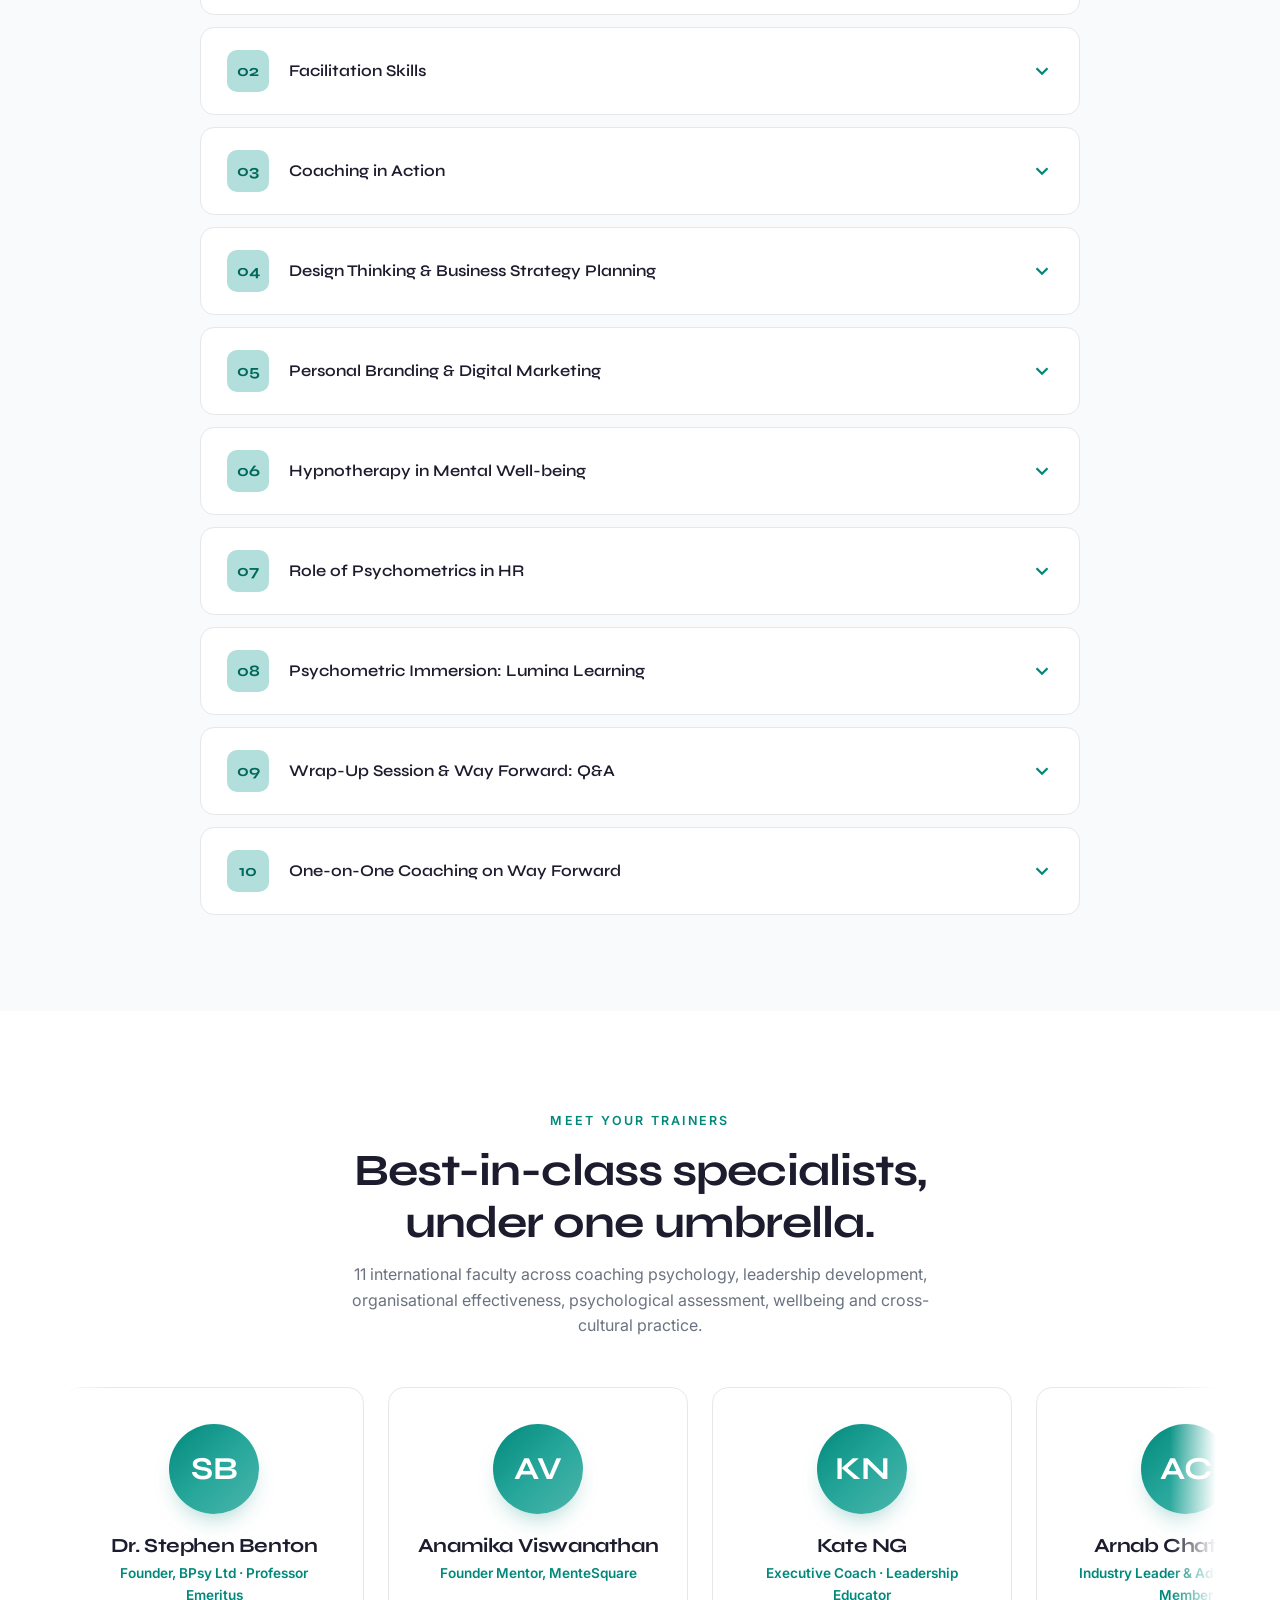
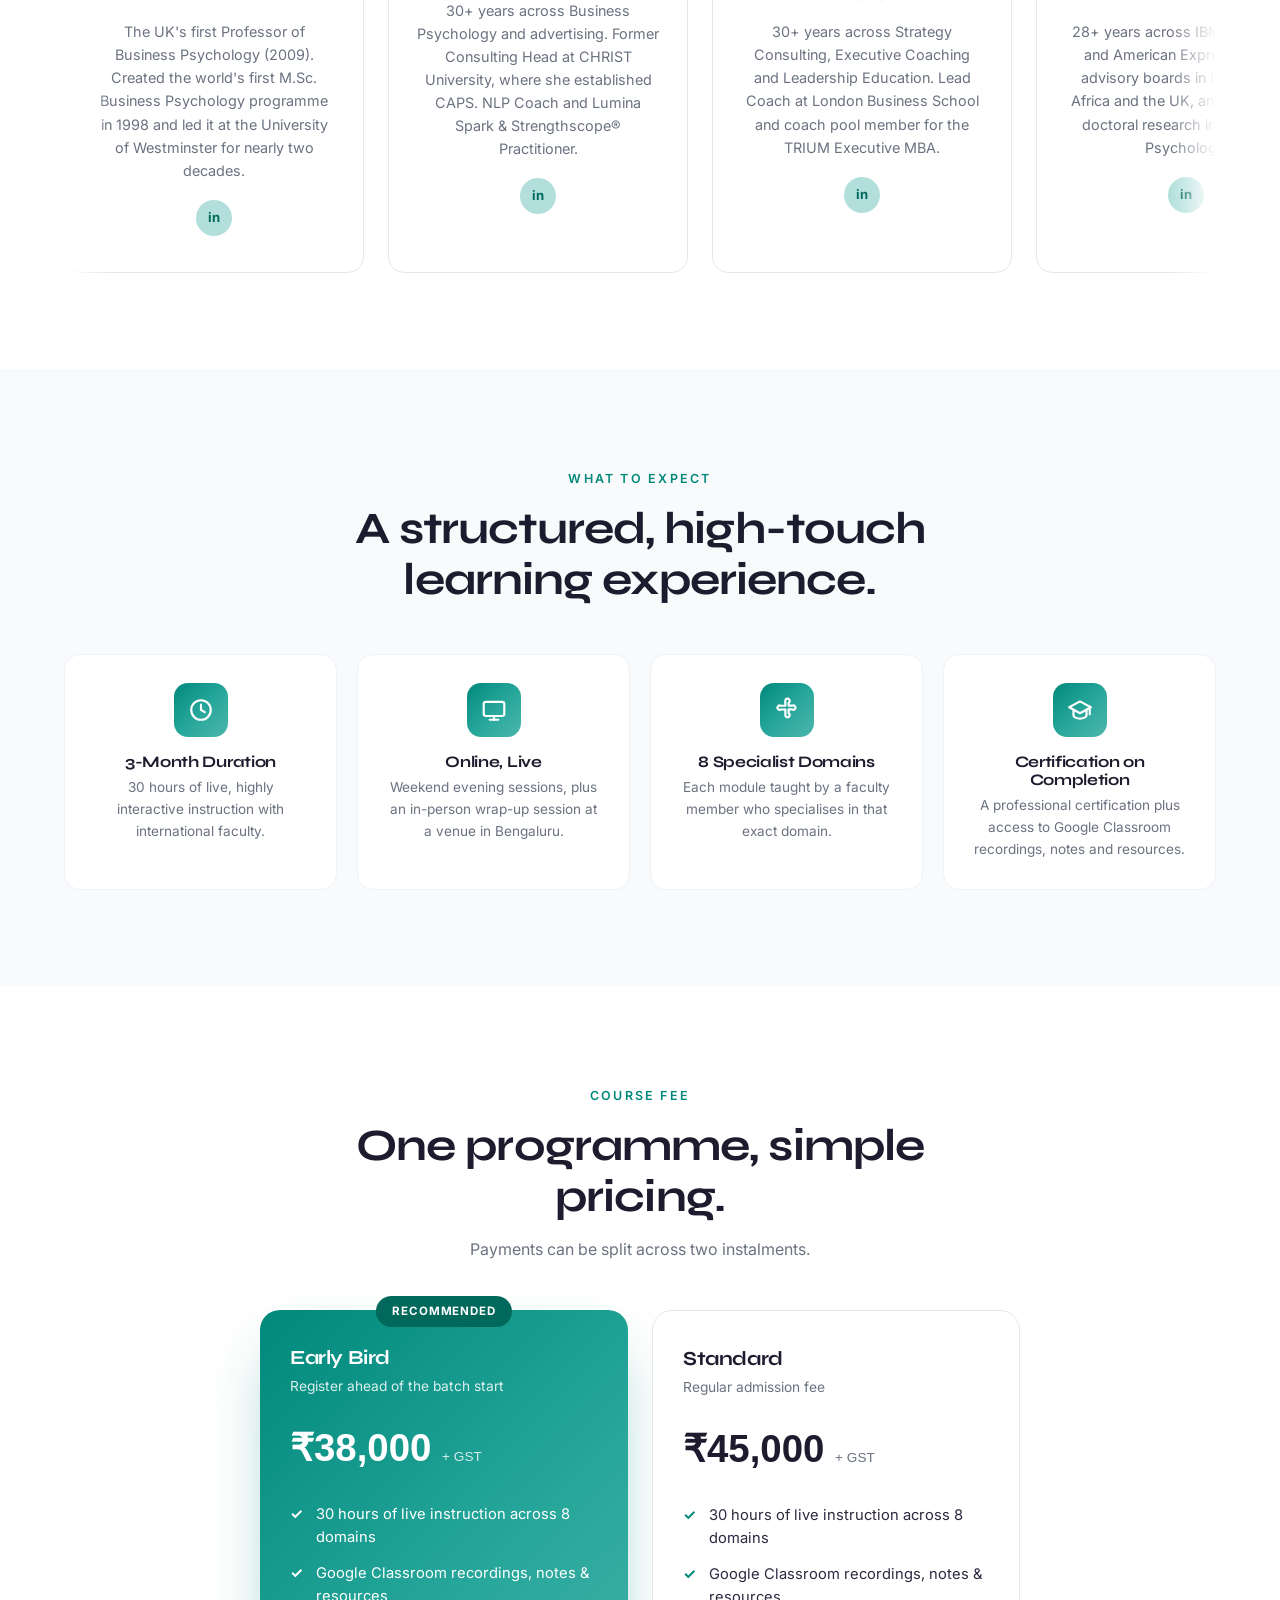
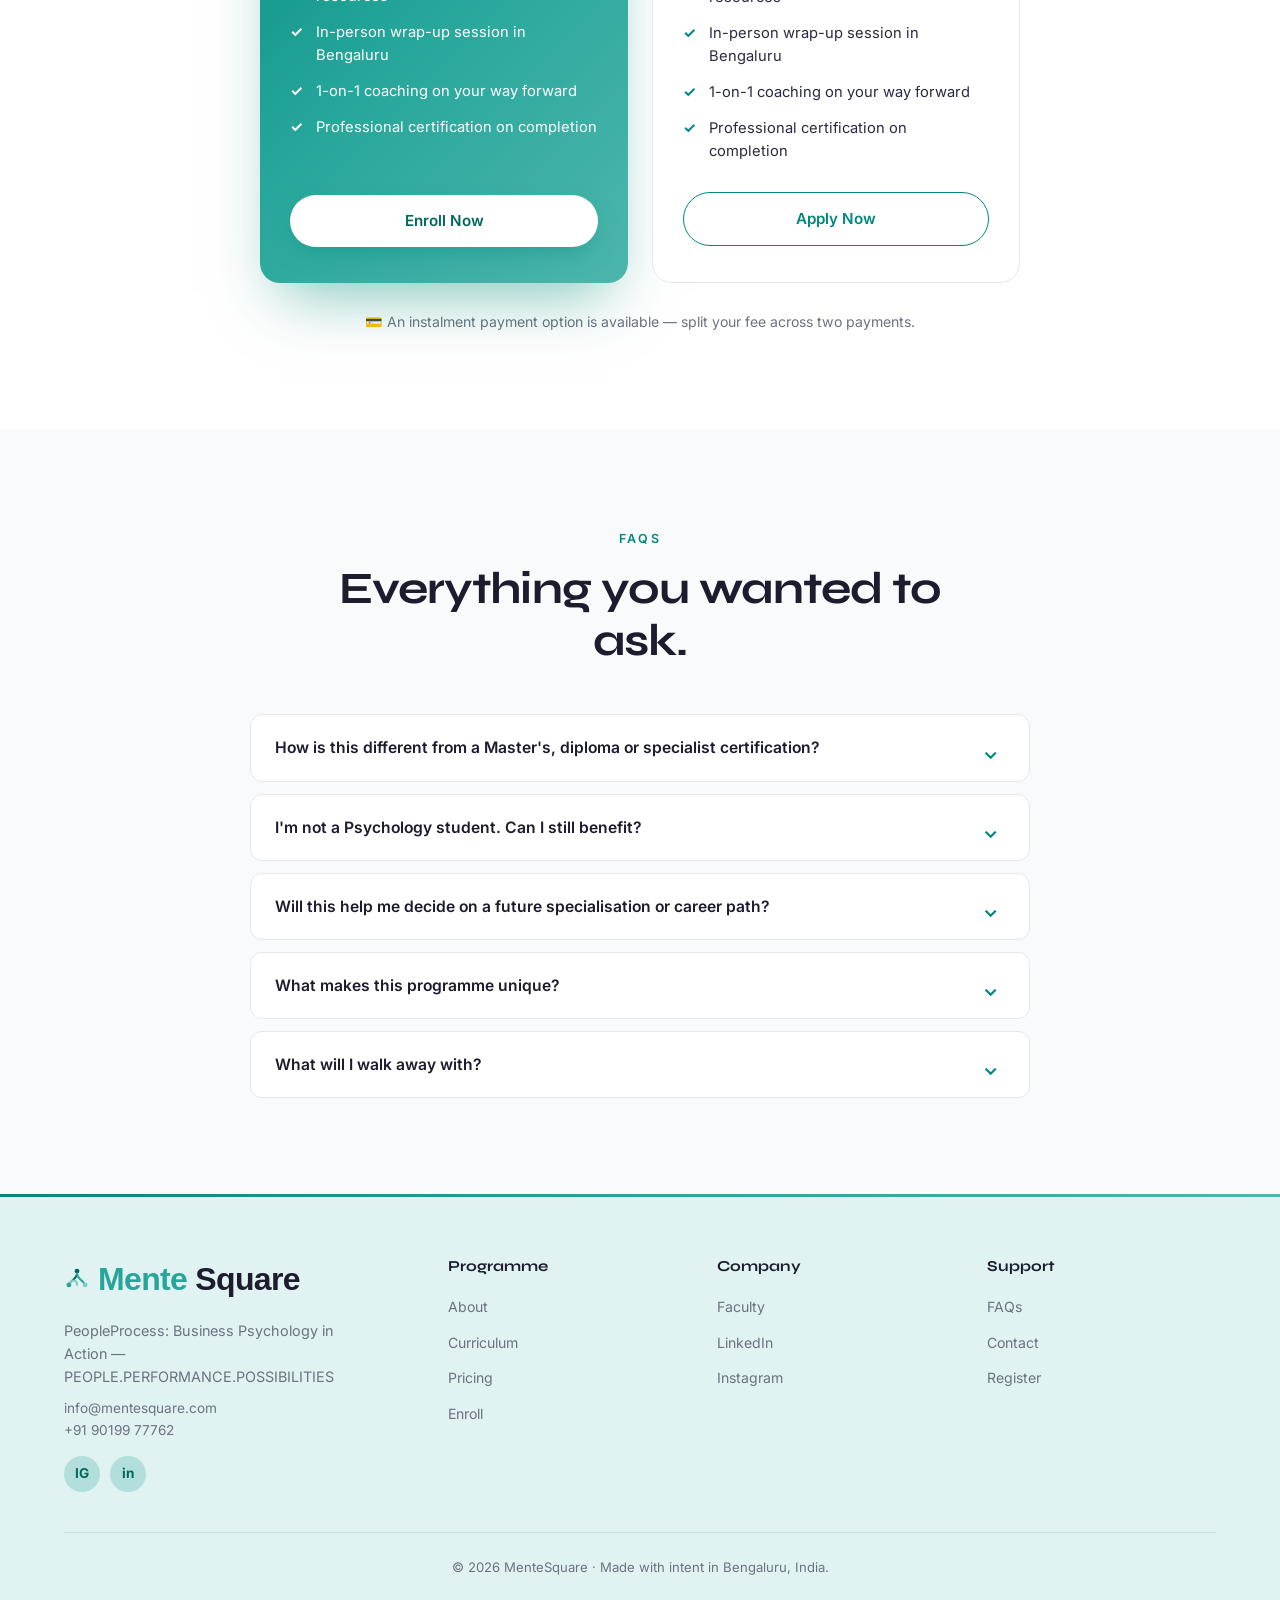
<file: peopleprocess (3).html>
<!DOCTYPE html>
<html lang="en">
<head>
<meta charset="UTF-8" />
<meta name="viewport" content="width=device-width, initial-scale=1.0" />
<title>PeopleProcess: Business Psychology in Action — MenteSquare</title>
<meta name="description" content="A 3-month live, online certification in Business Psychology — coaching, leadership, organisational effectiveness, psychometrics and wellbeing, from an international faculty. PEOPLE.PERFORMANCE.POSSIBILITIES" />
<link rel="preconnect" href="https://fonts.googleapis.com" />
<link rel="preconnect" href="https://fonts.gstatic.com" crossorigin />
<link href="https://fonts.googleapis.com/css2?family=Syne:wght@500;600;700;800&family=Inter:wght@300;400;500;600;700&display=swap" rel="stylesheet" />
<style>
:root{
  --teal:#00897B; --teal-dark:#00695C; --teal-light:#B2DFDB; --teal-glow:#26A69A;
  --off:#F9FAFB; --ink:#1C1C2E; --ink-soft:#2A2A40; --muted:#6B7280;
  --grad: linear-gradient(135deg,#00897B 0%,#26A69A 50%,#4DB6AC 100%);
  --grad-dark: linear-gradient(135deg,#E0F2F1 0%,#B2DFDB 100%);
  --glass: rgba(255,255,255,0.08);
  --glass-border: rgba(255,255,255,0.18);
  --shadow: 0 20px 60px -20px rgba(0,137,123,.35);
  --radius: 16px;
}
*{box-sizing:border-box;margin:0;padding:0}
html{scroll-behavior:smooth;scroll-padding-top:80px}
body{font-family:'Inter',system-ui,sans-serif;color:var(--ink);background:var(--off);line-height:1.6;-webkit-font-smoothing:antialiased;overflow-x:hidden}
h1,h2,h3,h4{font-family:'Syne',sans-serif;font-weight:700;line-height:1.15;letter-spacing:-.02em;color:var(--ink)}
h1{font-size:clamp(2.2rem,5.2vw,4rem)}
h2{font-size:clamp(1.8rem,3.8vw,2.8rem)}
h3{font-size:1.25rem}
p{color:var(--muted)}
a{color:inherit;text-decoration:none}
img{max-width:100%;display:block}
.container{max-width:1200px;margin:0 auto;padding:0 24px}
.section{padding:96px 0;position:relative;overflow:hidden}
.eyebrow{display:inline-block;font-size:.78rem;font-weight:600;letter-spacing:.18em;text-transform:uppercase;color:var(--teal);margin-bottom:14px}
.btn{display:inline-flex;align-items:center;gap:8px;padding:14px 26px;border-radius:999px;font-weight:600;font-size:.95rem;cursor:pointer;border:none;transition:transform .25s ease,box-shadow .25s ease,background .25s ease;font-family:inherit}
.btn-primary{background:var(--teal);color:#fff;box-shadow:0 10px 24px -8px rgba(0,137,123,.5)}
.btn-primary:hover{transform:translateY(-2px);background:var(--teal-dark);box-shadow:0 16px 32px -10px rgba(0,137,123,.6)}
.btn-outline{background:transparent;color:var(--ink);border:1.5px solid rgba(0,0,0,.2)}
.btn-outline:hover{background:rgba(0,137,123,.08);border-color:var(--teal)}
.btn-ghost{background:transparent;color:var(--teal);border:1.5px solid var(--teal)}
.btn-ghost:hover{background:var(--teal);color:#fff}

/* Floating shapes */
.shape{position:absolute;border-radius:50%;pointer-events:none;z-index:0}
.shape-teal{background:radial-gradient(circle,rgba(38,166,154,.35),transparent 70%);filter:blur(20px)}
.shape-light{background:radial-gradient(circle,rgba(178,223,219,.5),transparent 70%);filter:blur(30px)}
.arc{position:absolute;border:2px solid rgba(0,137,123,.15);border-radius:50%;pointer-events:none}

/* Navbar */
.nav{position:fixed;top:0;left:0;right:0;z-index:100;padding:18px 0;transition:all .3s ease;background:transparent}
.nav.scrolled{background:rgba(249,250,251,.85);backdrop-filter:blur(16px);-webkit-backdrop-filter:blur(16px);box-shadow:0 4px 20px -10px rgba(0,0,0,.08);padding:12px 0}
.nav-inner{display:flex;align-items:center;justify-content:space-between}
.logo{font-family:'Calibri','Segoe UI',sans-serif;font-weight:800;font-size:2rem;color:var(--teal);letter-spacing:-.02em}
.logo span{color:var(--ink)}
.nav-links{display:flex;gap:32px;align-items:center}
.nav-links a{font-size:.92rem;font-weight:500;color:var(--ink);transition:color .2s}
.nav-links a:hover{color:var(--teal)}
.nav .btn{padding:10px 20px;font-size:.88rem}
.hamburger{display:none;background:none;border:none;cursor:pointer;width:32px;height:32px;flex-direction:column;justify-content:center;gap:5px}
.hamburger span{display:block;width:22px;height:2px;background:var(--ink);transition:.3s}

/* Top Carousel */
.topbar{margin-top:72px;background:var(--grad);color:#fff;overflow:hidden;position:relative;border-bottom:1px solid rgba(255,255,255,.15)}
.topbar-track{display:flex;transition:transform .7s cubic-bezier(.65,.05,.36,1)}
.topbar-slide{flex:0 0 100%;display:flex;align-items:center;justify-content:center;gap:18px;padding:14px 24px;text-align:center;font-weight:600;font-size:.95rem;letter-spacing:.01em;cursor:pointer;color:#fff;transition:background .2s}
.topbar-slide:hover{background:rgba(255,255,255,.08)}
.topbar-slide .tb-tag{display:inline-flex;align-items:center;gap:6px;padding:4px 12px;border-radius:999px;background:rgba(255,255,255,.22);font-size:.72rem;font-weight:700;letter-spacing:.14em;text-transform:uppercase}
.topbar-dots{position:absolute;bottom:6px;left:50%;transform:translateX(-50%);display:flex;gap:6px}
.topbar-dots button{width:6px;height:6px;border-radius:50%;border:none;background:rgba(255,255,255,.4);cursor:pointer;padding:0;transition:.25s}
.topbar-dots button.active{background:#fff;width:18px;border-radius:3px}
@media (max-width:600px){.topbar-slide{font-size:.82rem;gap:10px;flex-wrap:wrap;padding:12px 16px}}

/* Hero registration form */
.hero-form{background:#fff;border:1px solid #E5E7EB;border-radius:24px;padding:32px;box-shadow:0 30px 80px -20px rgba(0,137,123,.2);position:relative}
.hero-form h4{font-family:'Syne';font-size:1.2rem;color:var(--ink);margin-bottom:4px}
.hero-form .sub{color:var(--muted);font-size:.85rem;margin-bottom:20px}
.hero-form .form-row{margin-bottom:12px;text-align:left}
.hero-form label{display:block;font-size:.78rem;font-weight:600;color:var(--ink-soft);margin-bottom:6px}
.hero-form input,.hero-form select{width:100%;padding:11px 14px;background:#F9FAFB;border:1px solid #E5E7EB;border-radius:10px;font-size:.9rem;font-family:inherit;color:var(--ink);outline:none;transition:.2s}
.hero-form input:focus,.hero-form select:focus{border-color:var(--teal);background:#fff;box-shadow:0 0 0 3px rgba(0,137,123,.12)}
.hero-form .btn-full{width:100%;justify-content:center;background:var(--teal);color:#fff;margin-top:6px;padding:14px;border-radius:10px}
.hero-form .btn-full:hover{background:var(--teal-dark)}
.hero-form .reg-note{margin-top:12px;font-size:.78rem;color:var(--muted);text-align:center}

/* Trainer avatar motion */
@keyframes floaty{0%,100%{transform:translateY(0) rotate(0deg)}50%{transform:translateY(-8px) rotate(3deg)}}
@keyframes ring-pulse{0%,100%{box-shadow:0 12px 24px -10px rgba(0,137,123,.4),0 0 0 0 rgba(38,166,154,.45)}50%{box-shadow:0 12px 24px -10px rgba(0,137,123,.4),0 0 0 14px rgba(38,166,154,0)}}
.trainer .avatar{animation:floaty 4s ease-in-out infinite,ring-pulse 2.6s ease-out infinite;transition:transform .4s ease}
.trainer:nth-child(2) .avatar{animation-delay:.6s,.4s}
.trainer:nth-child(3) .avatar{animation-delay:1.2s,.8s}
.trainer:hover .avatar{transform:scale(1.08) rotate(-4deg)}

/* Hero */
.hero{background:var(--grad-dark);color:var(--ink);min-height:100vh;display:flex;align-items:center;padding:120px 0 80px;position:relative}
.hero::before{content:'';position:absolute;top:-200px;right:-200px;width:600px;height:600px;background:radial-gradient(circle,rgba(0,137,123,.25),transparent 60%);border-radius:50%}
.hero::after{content:'';position:absolute;bottom:-150px;left:-100px;width:400px;height:400px;background:radial-gradient(circle,rgba(38,166,154,.18),transparent 60%);border-radius:50%}
.hero-grid{display:grid;grid-template-columns:1.2fr 1fr;gap:60px;align-items:center;position:relative;z-index:2}
.hero h1{color:var(--ink);margin:18px 0 22px}
.hero h1 .accent{background:linear-gradient(135deg,#26A69A,#00695C);-webkit-background-clip:text;background-clip:text;-webkit-text-fill-color:transparent}
.hero p.lead{font-size:1.1rem;color:var(--muted);max-width:560px;margin-bottom:32px}
.badge{display:inline-flex;align-items:center;gap:8px;padding:8px 16px;background:var(--grad);border-radius:999px;font-size:.82rem;font-weight:600;color:#fff;box-shadow:0 8px 24px -8px rgba(0,137,123,.6)}
.badge::before{content:'';width:8px;height:8px;background:#fff;border-radius:50%;animation:pulse 2s infinite}
@keyframes pulse{0%,100%{opacity:1}50%{opacity:.4}}
.hero-ctas{display:flex;gap:14px;flex-wrap:wrap}

.mockup{background:#fff;backdrop-filter:blur(20px);-webkit-backdrop-filter:blur(20px);border:1px solid #E5E7EB;border-radius:24px;padding:32px;box-shadow:0 30px 80px -20px rgba(0,137,123,.15);transform:rotate(-2deg);transition:transform .6s ease;position:relative}
.mockup:hover{transform:rotate(0deg)}
.mockup-header{display:flex;align-items:center;gap:8px;margin-bottom:24px}
.dot{width:10px;height:10px;border-radius:50%;background:rgba(0,137,123,.25)}
.mockup h4{color:var(--ink);font-size:1rem;margin-bottom:6px}
.mockup .sub{color:var(--muted);font-size:.82rem;margin-bottom:24px}
.stats-grid{display:grid;grid-template-columns:1fr 1fr;gap:14px}
.stat{background:#F0FDFA;border:1px solid #B2DFDB;border-radius:12px;padding:18px}
.stat .num{font-family:'Syne';font-size:1.6rem;font-weight:700;color:var(--teal);display:block;line-height:1}
.stat .lbl{color:var(--muted);font-size:.78rem;margin-top:6px;display:block}

/* Who */
#who{background:#fff;padding:120px 0}
.who-grid{display:grid;grid-template-columns:1fr 1fr;gap:60px;align-items:start}
.check-list{list-style:none;display:flex;flex-direction:column;gap:18px;margin-top:28px}
.check-list li{display:flex;gap:14px;align-items:flex-start;font-size:1rem;color:var(--ink)}
.check-icon{flex-shrink:0;width:26px;height:26px;border-radius:50%;background:var(--teal-light);color:var(--teal-dark);display:flex;align-items:center;justify-content:center;font-weight:700;font-size:.9rem;margin-top:2px}
.outcome-grid{display:grid;grid-template-columns:1fr 1fr;gap:18px;margin-top:28px}
.outcome{padding:24px;background:linear-gradient(135deg,#F0FDFA 0%,#fff 100%);border:1px solid var(--teal-light);border-radius:var(--radius);transition:transform .3s,box-shadow .3s}
.outcome:hover{transform:translateY(-4px);box-shadow:var(--shadow)}
.outcome .big{font-family:'Calibri','Segoe UI',sans-serif;font-size:2rem;font-weight:800;color:var(--teal);display:block;line-height:1;margin-bottom:8px}
.outcome .desc{font-size:.88rem;color:var(--ink-soft);font-weight:500}

/* Achieve */
#achieve{background:#E0F2F1;color:var(--ink);position:relative}
#achieve h2{color:var(--ink)}
#achieve .eyebrow{color:var(--teal)}
#achieve .section-sub{color:var(--ink-soft);max-width:600px;margin-bottom:48px}
.ach-grid{display:grid;grid-template-columns:repeat(3,1fr);gap:22px}
.ach-card{padding:32px 28px;background:#fff;border:1px solid #C8E6C9;border-radius:var(--radius);transition:all .35s ease;position:relative;overflow:hidden}
.ach-card::before{content:'';position:absolute;top:0;left:0;right:0;height:3px;background:var(--grad);transform:scaleX(0);transform-origin:left;transition:transform .4s}
.ach-card:hover{background:#fff;border-color:var(--teal);transform:translateY(-6px);box-shadow:var(--shadow)}
.ach-card:hover::before{transform:scaleX(1)}
.ach-icon{width:48px;height:48px;border-radius:12px;background:var(--grad);display:flex;align-items:center;justify-content:center;margin-bottom:20px;font-size:1.4rem}
.ach-card h3{color:var(--ink);margin-bottom:8px;font-size:1.15rem}
.ach-card p{color:var(--muted);font-size:.92rem}

/* Curriculum */
#curriculum{background:var(--off)}
.modules{max-width:880px;margin:40px auto 0;display:flex;flex-direction:column;gap:12px}
.module{background:#fff;border:1px solid #E5E7EB;border-radius:14px;overflow:hidden;transition:box-shadow .25s,border-color .25s}
.module.open{box-shadow:0 10px 30px -12px rgba(0,137,123,.25);border-color:var(--teal-light)}
.module-head{display:flex;align-items:center;gap:20px;padding:22px 26px;cursor:pointer;user-select:none}
.module-num{flex-shrink:0;width:42px;height:42px;border-radius:10px;background:var(--teal-light);color:var(--teal-dark);font-family:'Syne';font-weight:700;display:flex;align-items:center;justify-content:center;font-size:1rem;transition:.3s}
.module.open .module-num{background:var(--teal);color:#fff}
.module-title{flex:1;font-weight:600;font-size:1.02rem;color:var(--ink);font-family:'Syne'}
.chev{width:22px;height:22px;color:var(--teal);transition:transform .3s}
.module.open .chev{transform:rotate(180deg)}
.module-body{max-height:0;overflow:hidden;transition:max-height .35s ease,padding .35s ease;padding:0 26px 0 88px}
.module.open .module-body{max-height:200px;padding-bottom:22px}
.module-body p{font-size:.93rem;line-height:1.65}

/* Registration */
#register{background:var(--grad);color:#fff;position:relative;overflow:hidden}
#register::before,#register::after{content:'';position:absolute;border-radius:50%}
#register::before{top:-150px;left:-100px;width:400px;height:400px;background:rgba(255,255,255,.08)}
#register::after{bottom:-200px;right:-150px;width:500px;height:500px;background:rgba(178,223,219,.15)}
.reg-wrap{max-width:560px;margin:0 auto;position:relative;z-index:2;text-align:center}
.reg-wrap h2{color:#fff;margin-bottom:12px}
.reg-wrap .sub{color:rgba(255,255,255,.85);margin-bottom:36px}
.glass-card{background:rgba(255,255,255,.12);backdrop-filter:blur(24px);-webkit-backdrop-filter:blur(24px);border:1px solid rgba(255,255,255,.25);border-radius:24px;padding:40px;box-shadow:0 30px 80px -20px rgba(0,0,0,.3)}
.form-row{margin-bottom:16px;text-align:left}
.form-row label{display:block;font-size:.82rem;font-weight:600;color:rgba(255,255,255,.9);margin-bottom:8px}
.form-row input,.form-row select{width:100%;padding:13px 16px;background:rgba(255,255,255,.95);border:1px solid rgba(255,255,255,.4);border-radius:10px;font-size:.95rem;font-family:inherit;color:var(--ink);outline:none;transition:.2s}
.form-row input:focus,.form-row select:focus{border-color:#fff;box-shadow:0 0 0 3px rgba(255,255,255,.25)}
.btn-full{width:100%;justify-content:center;background:var(--teal-dark);color:#fff;margin-top:8px;padding:16px}
.btn-full:hover{background:#000}
.reg-note{margin-top:18px;font-size:.82rem;color:rgba(255,255,255,.8)}

/* Trainers */
#trainers{background:#fff}
.trainer-marquee{margin-top:48px;overflow:hidden;position:relative;-webkit-mask-image:linear-gradient(90deg,transparent,#000 4%,#000 96%,transparent);mask-image:linear-gradient(90deg,transparent,#000 4%,#000 96%,transparent)}
.trainer-marquee:hover .trainer-grid{animation-play-state:paused}
.trainer-grid{display:flex;gap:24px;width:max-content;animation:trainer-scroll 50s linear infinite}
@keyframes trainer-scroll{0%{transform:translateX(0)}100%{transform:translateX(-50%)}}
.trainer{flex:0 0 300px;padding:36px 28px;text-align:center;background:#fff;border:1px solid #E5E7EB;border-radius:var(--radius);transition:all .35s ease}
.trainer:hover{transform:translateY(-8px);box-shadow:var(--shadow);border-color:var(--teal-light)}
.avatar{width:90px;height:90px;border-radius:50%;background:var(--grad);color:#fff;font-family:'Syne';font-weight:700;font-size:2rem;display:flex;align-items:center;justify-content:center;margin:0 auto 20px;box-shadow:0 12px 24px -10px rgba(0,137,123,.4)}
.trainer h3{margin-bottom:6px}
.trainer .role{color:var(--teal);font-size:.85rem;font-weight:600;margin-bottom:14px}
.trainer .bio{font-size:.9rem;margin-bottom:18px}
.lnk{display:inline-flex;width:36px;height:36px;border-radius:50%;background:var(--teal-light);color:var(--teal-dark);align-items:center;justify-content:center;font-weight:700;font-size:.82rem;transition:.25s}
.lnk:hover{background:var(--teal);color:#fff}

/* Expect */
#expect{background:var(--off)}
.expect-grid{display:grid;grid-template-columns:repeat(4,1fr);gap:20px;margin-top:48px}
.expect{padding:28px;background:#fff;border-radius:var(--radius);text-align:center;position:relative;border:1px solid #EEF2F7;transition:.3s}
.expect::after{content:'';position:absolute;bottom:0;left:50%;transform:translateX(-50%);width:0;height:3px;background:var(--teal);transition:width .35s ease}
.expect:hover{transform:translateY(-4px);box-shadow:0 12px 28px -16px rgba(0,137,123,.3)}
.expect:hover::after{width:60%}
.expect-icon{width:54px;height:54px;border-radius:14px;background:var(--grad);color:#fff;display:flex;align-items:center;justify-content:center;margin:0 auto 16px;font-size:1.4rem}
.expect-icon svg{width:26px;height:26px;stroke:#fff}
.expect h4{font-size:1rem;margin-bottom:6px}
.expect p{font-size:.85rem}

/* Pricing */
#pricing{background:#fff}
.price-grid{display:grid;grid-template-columns:repeat(3,1fr);gap:24px;margin-top:48px;align-items:stretch}
.price{padding:36px 30px;background:#fff;border:1px solid #E5E7EB;border-radius:20px;display:flex;flex-direction:column;transition:.3s;position:relative}
.price:hover{transform:translateY(-6px);box-shadow:var(--shadow)}
.price.featured{background:var(--grad);color:#fff;border:none;transform:scale(1.04);box-shadow:0 30px 60px -20px rgba(0,137,123,.5)}
.price.featured:hover{transform:scale(1.04) translateY(-6px)}
.price.featured h3,.price.featured .amt,.price.featured li{color:#fff}
.price.featured .feat-list li::before{color:#fff}
.popular{position:absolute;top:-14px;left:50%;transform:translateX(-50%);background:var(--teal-dark);color:#fff;padding:6px 16px;border-radius:999px;font-size:.72rem;font-weight:700;letter-spacing:.08em;text-transform:uppercase}
.price h3{margin-bottom:6px}
.price .tag{font-size:.86rem;color:var(--muted);margin-bottom:20px}
.price.featured .tag{color:rgba(255,255,255,.85)}
.amt{font-family:'Calibri','Segoe UI',sans-serif;font-size:2.4rem;font-weight:800;color:var(--ink);margin-bottom:24px;display:block}
.amt small{font-size:.85rem;font-weight:500;color:var(--muted)}
.price.featured .amt small{color:rgba(255,255,255,.8)}
.feat-list{list-style:none;margin-bottom:28px;flex:1;display:flex;flex-direction:column;gap:12px}
.feat-list li{font-size:.92rem;color:var(--ink-soft);padding-left:26px;position:relative}
.feat-list li::before{content:'✓';position:absolute;left:0;color:var(--teal);font-weight:700}
.price .btn{width:100%;justify-content:center}
.price.featured .btn-primary{background:#fff;color:var(--teal-dark)}
.price.featured .btn-primary:hover{background:var(--ink);color:#fff}
.price-note{text-align:center;margin-top:28px;font-size:.88rem;color:var(--muted)}

/* FAQ */
#faq{background:var(--off)}
.faq-list{max-width:780px;margin:48px auto 0;display:flex;flex-direction:column;gap:12px}
.faq{background:#fff;border:1px solid #E5E7EB;border-radius:12px;overflow:hidden;transition:.25s}
.faq.open{border-color:var(--teal-light);box-shadow:0 8px 24px -14px rgba(0,137,123,.3)}
.faq-head{display:flex;align-items:center;justify-content:space-between;padding:20px 24px;cursor:pointer;font-weight:600;color:var(--ink);font-size:.98rem}
.faq-head .chev{transition:transform .3s;color:var(--teal);font-size:1.2rem;font-weight:700}
.faq.open .chev{transform:rotate(180deg)}
.faq-body{max-height:0;overflow:hidden;transition:max-height .35s ease,padding .35s ease;padding:0 24px}
.faq.open .faq-body{max-height:240px;padding:0 24px 22px}
.faq-body p{font-size:.92rem;line-height:1.7}

/* Footer */
footer{background:#E0F2F1;color:var(--ink);padding:60px 0 30px;position:relative}
footer::before{content:'';position:absolute;top:0;left:0;right:0;height:3px;background:var(--grad)}
.foot-grid{display:grid;grid-template-columns:1.5fr 1fr 1fr 1fr;gap:40px;margin-bottom:40px}
.foot-brand p{margin-top:14px;font-size:.9rem;max-width:300px;color:var(--muted)}
.foot-col h5{color:var(--ink);font-family:'Syne';font-size:.95rem;margin-bottom:16px}
.foot-col ul{list-style:none;display:flex;flex-direction:column;gap:10px}
.foot-col a{font-size:.88rem;color:var(--muted);transition:color .2s}
.foot-col a:hover{color:var(--teal)}
.socials{display:flex;gap:10px;margin-top:14px}
.socials a{width:36px;height:36px;border-radius:50%;background:var(--teal-light);display:flex;align-items:center;justify-content:center;color:var(--teal-dark);font-size:.85rem;font-weight:700;transition:.25s}
.socials a:hover{background:var(--teal);color:#fff;transform:translateY(-2px)}
.foot-bottom{border-top:1px solid rgba(0,137,123,.15);padding-top:24px;text-align:center;font-size:.82rem;color:var(--muted)}

/* Fade-in */
.reveal{opacity:0;transform:translateY(30px);transition:opacity .8s ease,transform .8s ease}
.reveal.visible{opacity:1;transform:translateY(0)}

/* Section header */
.section-head{text-align:center;max-width:680px;margin:0 auto 20px}
.section-sub{color:var(--muted);font-size:1rem;max-width:600px;margin:14px auto 0}

/* Mobile */
@media (max-width:900px){
  .section{padding:72px 0}
  .hero-grid,.who-grid{grid-template-columns:1fr;gap:48px}
  .ach-grid,.expect-grid,.price-grid{grid-template-columns:1fr}
  .price.featured{transform:none}
  .price.featured:hover{transform:translateY(-6px)}
  .outcome-grid{grid-template-columns:1fr 1fr}
  .foot-grid{grid-template-columns:1fr 1fr;gap:32px}
  .nav-links{display:none;position:absolute;top:100%;left:0;right:0;background:#fff;flex-direction:column;padding:20px;gap:18px;box-shadow:0 10px 30px -10px rgba(0,0,0,.1)}
  .nav-links.open{display:flex}
  .hamburger{display:flex}
  .mockup{transform:none}
}
@media (max-width:520px){
  .outcome-grid,.foot-grid{grid-template-columns:1fr}
  .glass-card{padding:28px 22px}
}
</style>
</head>
<body>

<nav class="nav" id="nav">
  <div class="container nav-inner">
    <a href="#" class="logo" style="display:flex;align-items:center;gap:10px">
      <svg width="34" height="34" viewBox="0 0 64 64" fill="none" xmlns="http://www.w3.org/2000/svg">
        <circle cx="32" cy="10" r="6" fill="#00695C"/>
        <circle cx="12" cy="44" r="6" fill="#26A69A"/>
        <circle cx="52" cy="44" r="6" fill="#80CBC4"/>
        <path d="M32 16C32 28 22 30 16 38" stroke="#00695C" stroke-width="5" stroke-linecap="round" fill="none"/>
        <path d="M32 16C32 28 42 30 48 38" stroke="#26A69A" stroke-width="5" stroke-linecap="round" fill="none"/>
        <path d="M16 38C22 30 32 32 32 44" stroke="#80CBC4" stroke-width="5" stroke-linecap="round" fill="none"/>
      </svg>
      Mente<span>Square</span>
    </a>
    <div class="nav-links" id="navLinks">
      <a href="#who">About</a>
      <a href="#curriculum">Curriculum</a>
      <a href="#trainers">Trainers</a>
      <a href="#pricing">Pricing</a>
      <a href="#faq">FAQs</a>
      <a href="#register" class="btn btn-primary">Contact</a>
    </div>
    <button class="hamburger" id="hamburger" aria-label="Menu"><span></span><span></span><span></span></button>
  </div>
</nav>

<div class="topbar" id="topbar" aria-label="Announcements">
  <div class="topbar-track" id="topbarTrack">
    <a href="#register" class="topbar-slide"><span class="tb-tag">New Cohort</span><span>PeopleProcess: Business Psychology in Action — <strong>PEOPLE.PERFORMANCE.POSSIBILITIES</strong></span></a>
    <a href="#trainers" class="topbar-slide"><span class="tb-tag">Faculty</span><span>Learn from 11 international specialists — Dr. Stephen Benton, Anamika Viswanathan, Kate NG &amp; more.</span></a>
    <a href="#register" class="topbar-slide"><span class="tb-tag">Batch Starts</span><span>August 2026 · Weekend evenings. <span style="text-decoration:underline">Reserve seat →</span></span></a>
  </div>
  <div class="topbar-dots" id="topbarDots"></div>
</div>

<section class="hero">
  <div class="container">
    <div class="hero-grid">
      <div>
        <div class="badge">New Cohort · August 2026</div>
        <h1>PEOPLE.<br/>PERFORMANCE.<br/><span class="accent">POSSIBILITIES.</span></h1>
        <p class="lead">PeopleProcess is a premier live, online certification programme for individuals who want to understand the science behind human behaviour, performance, leadership and organisational success. Rather than asking you to pick a specialisation upfront, it gives you a rare, comprehensive view of the Business and Industrial-Organisational Psychology landscape — so you can choose your path with confidence.</p>
        <div class="hero-ctas">
          <a href="#register" class="btn btn-primary">Enroll Now →</a>
          <a href="https://forms.gle/ckRThBQyEpUayAWF7" target="_blank" rel="noopener" class="btn btn-outline">Know More</a>
        </div>
      </div>
      <form class="hero-form" id="register" onsubmit="event.preventDefault();alert('Thanks! We\\'ll reach out within 24 hours.');this.reset();">
        <h4>Reserve Your Seat</h4>
        <p class="sub">Batch starts August 2026 · Weekend evenings. Limited seats.</p>
        <div class="form-row"><label>Full Name</label><input type="text" required placeholder="Your full name" /></div>
        <div class="form-row"><label>Email Address</label><input type="email" required placeholder="you@email.com" /></div>
        <div class="form-row"><label>Phone Number</label><input type="tel" required placeholder="+91 98765 43210" /></div>
        <div class="form-row"><label>You Are A</label>
          <select required><option value="">Select your profile</option><option>Student</option><option>HR Professional</option><option>Mid-Career Professional</option><option>Practitioner</option></select>
        </div>
        <div class="form-row"><label>How did you hear about us?</label>
          <select required><option value="">Select an option</option><option>Instagram</option><option>LinkedIn</option><option>Friend / Referral</option><option>Google Search</option><option>Newsletter</option><option>Other</option></select>
        </div>
        <button type="submit" class="btn btn-full">Reserve My Spot →</button>
        <p class="reg-note">Limited seats per cohort. Enroll early to lock in your slot.</p>
      </form>
    </div>
  </div>
</section>

<section class="section" id="who">
  <div class="shape shape-light" style="width:260px;height:260px;top:10%;right:-60px"></div>
  <div class="container">
    <div class="who-grid">
      <div class="reveal">
        <span class="eyebrow">Who Is This For?</span>
        <h2>Gain clarity before you commit to a specialisation.</h2>
        <ul class="check-list">
          <li><span class="check-icon">✓</span><span><strong>Students</strong> studying Psychology, HR, Management or a related field — explore the diverse domains of Business Psychology before choosing a specialisation.</span></li>
          <li><span class="check-icon">✓</span><span><strong>HR Professionals</strong> wanting a deeper understanding of leadership, behaviour, engagement and culture to go beyond traditional HR.</span></li>
          <li><span class="check-icon">✓</span><span><strong>Mid-Career Professionals</strong> considering a move into coaching, consulting, L&amp;D or organisational effectiveness — explore before investing in specialist certifications.</span></li>
          <li><span class="check-icon">✓</span><span><strong>Practitioners</strong> looking to broaden their expertise, discover new areas of practice and gain perspectives from international specialists.</span></li>
        </ul>
      </div>
      <div class="reveal">
        <span class="eyebrow">Programme Snapshot</span>
        <h2>30 hours, 8 domains, one certification.</h2>
        <div class="outcome-grid">
          <div class="outcome"><span class="big">3 Mo</span><span class="desc">Duration — 30 hours of live, interactive instruction.</span></div>
          <div class="outcome"><span class="big">8</span><span class="desc">Specialist-taught domains across Business Psychology.</span></div>
          <div class="outcome"><span class="big">11</span><span class="desc">International faculty members across coaching, L&amp;D and OD.</span></div>
          <div class="outcome"><span class="big">1:1</span><span class="desc">Personal coaching session on your way forward.</span></div>
        </div>
      </div>
    </div>
  </div>
</section>

<section class="section" id="achieve">
  <div class="container">
    <div class="section-head reveal">
      <span class="eyebrow">What Will You Achieve?</span>
      <h2>Practical, portable competencies — not just theory.</h2>
      <p class="section-sub">Six outcomes that compound across your career, whatever specialisation you choose next.</p>
    </div>
    <div class="ach-grid">
      <div class="ach-card reveal"><div class="ach-icon"><svg width="24" height="24" viewBox="0 0 24 24" fill="none" stroke="currentColor" stroke-width="2" stroke-linecap="round" stroke-linejoin="round" style="color:#fff"><path d="M12 5a3 3 0 1 0-5.997.125 4 4 0 0 0-2.526 5.77 4 4 0 0 0 .556 6.588 4 4 0 0 0 7.636 2.106 3.2 3.2 0 0 0 .164-.546c.028-.13.06-.264.097-.405.14-.495.243-.923.27-1.27.02-.243-.013-.612-.32-.853a2 2 0 0 0-.748-.353c-.253-.054-.625-.062-1.04-.04l-.123.007a1 1 0 0 1-.866-.5 1.5 1.5 0 0 1 .27-1.9c.434-.363 1.024-.6 1.634-.78l.247-.074a5 5 0 0 0 1.1-.52c.24-.168.44-.368.596-.596.28-.424.36-.93.223-1.417-.112-.39-.36-.72-.71-.95l-.172-.1c-.48-.287-1.02-.48-1.58-.56a1 1 0 0 1-.86-1.02c0-.48.38-.87.86-.87z"/><path d="M15.5 12a3.5 3.5 0 1 1 0-7 3.5 3.5 0 0 1 0 7z"/></svg></div><h3>Navigate the Full Landscape</h3><p>Map the full landscape of Business Psychology and articulate the role of each domain.</p></div>
      <div class="ach-card reveal"><div class="ach-icon"><svg width="24" height="24" viewBox="0 0 24 24" fill="none" stroke="currentColor" stroke-width="2" stroke-linecap="round" stroke-linejoin="round" style="color:#fff"><circle cx="12" cy="12" r="10"/><circle cx="12" cy="12" r="6"/><circle cx="12" cy="12" r="2"/></svg></div><h3>Find Your Aptitude</h3><p>Identify your strongest area of aptitude and make an evidence-based specialisation decision.</p></div>
      <div class="ach-card reveal"><div class="ach-icon"><svg width="24" height="24" viewBox="0 0 24 24" fill="none" stroke="currentColor" stroke-width="2" stroke-linecap="round" stroke-linejoin="round" style="color:#fff"><path d="M16 21v-2a4 4 0 0 0-4-4H6a4 4 0 0 0-4 4v2"/><circle cx="9" cy="7" r="4"/><path d="M22 21v-2a4 4 0 0 0-3-3.87"/><path d="M16 3.13a4 4 0 0 1 0 7.75"/></svg></div><h3>Apply Real Frameworks</h3><p>Apply psychological frameworks to real organisational challenges — coaching, OD, leadership, assessment.</p></div>
      <div class="ach-card reveal"><div class="ach-icon"><svg width="24" height="24" viewBox="0 0 24 24" fill="none" stroke="currentColor" stroke-width="2" stroke-linecap="round" stroke-linejoin="round" style="color:#fff"><path d="M21 15a2 2 0 0 1-2 2H7l-4 4V5a2 2 0 0 1 2-2h14a2 2 0 0 1 2 2z"/></svg></div><h3>Work Globally</h3><p>Work with a global perspective, understanding cross-cultural and international practice contexts.</p></div>
      <div class="ach-card reveal"><div class="ach-icon"><svg width="24" height="24" viewBox="0 0 24 24" fill="none" stroke="currentColor" stroke-width="2" stroke-linecap="round" stroke-linejoin="round" style="color:#fff"><polygon points="13 2 3 14 12 14 11 22 21 10 12 10 13 2"/></svg></div><h3>Build Your Network</h3><p>Build a peer and faculty network across geographies and disciplines.</p></div>
      <div class="ach-card reveal"><div class="ach-icon"><svg width="24" height="24" viewBox="0 0 24 24" fill="none" stroke="currentColor" stroke-width="2" stroke-linecap="round" stroke-linejoin="round" style="color:#fff"><path d="M12 22v-9m0 0a5 5 0 0 1 5-5h2a5 5 0 0 0 5-5c0-2-1-3.5-2.5-4.5"/><path d="M12 13a5 5 0 0 0-5-5H5a5 5 0 0 1-5-5c0-2 1-3.5 2.5-4.5"/></svg></div><h3>Earn Your Certification</h3><p>Hold a recognised certification demonstrating multi-domain Business Psychology competence.</p></div>
    </div>
  </div>
</section>

<section class="section" id="curriculum">
  <div class="container">
    <div class="section-head reveal">
      <span class="eyebrow">Curriculum</span>
      <h2>What Will You Study?</h2>
      <p class="section-sub"><strong style="color:var(--teal)">Course 1:</strong> Foundations of Business Psychology — built through experiential learning in coaching, facilitation, design thinking, personal branding, wellbeing and psychometric applications.</p>
    </div>
    <div class="modules reveal" id="modules">
      <div class="module"><div class="module-head"><div class="module-num">01</div><div class="module-title">Essentials of Business Psychology</div><svg class="chev" viewBox="0 0 24 24" fill="none" stroke="currentColor" stroke-width="2.5"><polyline points="6 9 12 15 18 9"/></svg></div><div class="module-body"><p>A comprehensive introduction to applying psychological principles in organisational settings — motivation, communication, decision-making, culture, leadership styles and employee wellbeing.</p></div></div>
      <div class="module"><div class="module-head"><div class="module-num">02</div><div class="module-title">Facilitation Skills</div><svg class="chev" viewBox="0 0 24 24" fill="none" stroke="currentColor" stroke-width="2.5"><polyline points="6 9 12 15 18 9"/></svg></div><div class="module-body"><p>Develop the competencies to guide group interactions and collaborative activities — active listening, group dynamics, problem-solving and leading inclusive, productive sessions.</p></div></div>
      <div class="module"><div class="module-head"><div class="module-num">03</div><div class="module-title">Coaching in Action</div><svg class="chev" viewBox="0 0 24 24" fill="none" stroke="currentColor" stroke-width="2.5"><polyline points="6 9 12 15 18 9"/></svg></div><div class="module-body"><p>Core coaching principles and practice — active listening, powerful questioning, constructive feedback and goal-setting, applied to confidence, resilience and behavioural change.</p></div></div>
      <div class="module"><div class="module-head"><div class="module-num">04</div><div class="module-title">Design Thinking &amp; Business Strategy Planning</div><svg class="chev" viewBox="0 0 24 24" fill="none" stroke="currentColor" stroke-width="2.5"><polyline points="6 9 12 15 18 9"/></svg></div><div class="module-body"><p>Combines design thinking — empathise, define, ideate, prototype, test — with strategic planning that aligns innovation with long-term business objectives.</p></div></div>
      <div class="module"><div class="module-head"><div class="module-num">05</div><div class="module-title">Personal Branding &amp; Digital Marketing</div><svg class="chev" viewBox="0 0 24 24" fill="none" stroke="currentColor" stroke-width="2.5"><polyline points="6 9 12 15 18 9"/></svg></div><div class="module-body"><p>Build a strong professional identity and communicate your value online — social media engagement, content creation, audience targeting and authentic personal branding.</p></div></div>
      <div class="module"><div class="module-head"><div class="module-num">06</div><div class="module-title">Hypnotherapy in Mental Well-being</div><svg class="chev" viewBox="0 0 24 24" fill="none" stroke="currentColor" stroke-width="2.5"><polyline points="6 9 12 15 18 9"/></svg></div><div class="module-body"><p>3 hours of learning plus 2 hours of practice to identify and manage stress, develop strategies to perform better at work and become a stronger decision-maker.</p></div></div>
      <div class="module"><div class="module-head"><div class="module-num">07</div><div class="module-title">Role of Psychometrics in HR</div><svg class="chev" viewBox="0 0 24 24" fill="none" stroke="currentColor" stroke-width="2.5"><polyline points="6 9 12 15 18 9"/></svg></div><div class="module-body"><p>From the foundations of psychometrics through personality and cognitive ability testing to strengths-based development and Situational Judgment Tests, with a hands-on practical session.</p></div></div>
      <div class="module"><div class="module-head"><div class="module-num">08</div><div class="module-title">Psychometric Immersion: Lumina Learning</div><svg class="chev" viewBox="0 0 24 24" fill="none" stroke="currentColor" stroke-width="2.5"><polyline points="6 9 12 15 18 9"/></svg></div><div class="module-body"><p>5 hours combining theory with hands-on practice of the Lumina Learning tool for self-awareness, team working and behavioural dynamics.</p></div></div>
      <div class="module"><div class="module-head"><div class="module-num">09</div><div class="module-title">Wrap-Up Session &amp; Way Forward: Q&amp;A</div><svg class="chev" viewBox="0 0 24 24" fill="none" stroke="currentColor" stroke-width="2.5"><polyline points="6 9 12 15 18 9"/></svg></div><div class="module-body"><p>A highly interactive 5-hour live, in-person session in Bengaluru to synthesise concepts and arrive at actionable methods for career advancement.</p></div></div>
      <div class="module"><div class="module-head"><div class="module-num">10</div><div class="module-title">One-on-One Coaching on Way Forward</div><svg class="chev" viewBox="0 0 24 24" fill="none" stroke="currentColor" stroke-width="2.5"><polyline points="6 9 12 15 18 9"/></svg></div><div class="module-body"><p>2 hours of individual coaching per participant to develop and execute a concrete action plan tied to your own career goals.</p></div></div>
    </div>
  </div>
</section>

<section class="section" id="trainers">
  <div class="container">
    <div class="section-head reveal">
      <span class="eyebrow">Meet Your Trainers</span>
      <h2>Best-in-class specialists, under one umbrella.</h2>
      <p class="section-sub">11 international faculty across coaching psychology, leadership development, organisational effectiveness, psychological assessment, wellbeing and cross-cultural practice.</p>
    </div>
    <div class="trainer-marquee">
    <div class="trainer-grid">
      <div class="trainer"><div class="avatar">SB</div><h3>Dr. Stephen Benton</h3><div class="role">Founder, BPsy Ltd · Professor Emeritus</div><p class="bio">The UK's first Professor of Business Psychology (2009). Created the world's first M.Sc. Business Psychology programme in 1998 and led it at the University of Westminster for nearly two decades.</p><a class="lnk" href="#" aria-label="LinkedIn">in</a></div>
      <div class="trainer"><div class="avatar">AV</div><h3>Anamika Viswanathan</h3><div class="role">Founder Mentor, MenteSquare</div><p class="bio">30+ years across Business Psychology and advertising. Former Consulting Head at CHRIST University, where she established CAPS. NLP Coach and Lumina Spark &amp; Strengthscope® Practitioner.</p><a class="lnk" href="#" aria-label="LinkedIn">in</a></div>
      <div class="trainer"><div class="avatar">KN</div><h3>Kate NG</h3><div class="role">Executive Coach · Leadership Educator</div><p class="bio">30+ years across Strategy Consulting, Executive Coaching and Leadership Education. Lead Coach at London Business School and coach pool member for the TRIUM Executive MBA.</p><a class="lnk" href="#" aria-label="LinkedIn">in</a></div>
      <div class="trainer"><div class="avatar">AC</div><h3>Arnab Chatterjee</h3><div class="role">Industry Leader &amp; Advisory Board Member</div><p class="bio">28+ years across IBM, GE Capital and American Express. Sits on advisory boards in India, South Africa and the UK, and is pursuing doctoral research in Workforce Psychology.</p><a class="lnk" href="#" aria-label="LinkedIn">in</a></div>
      <div class="trainer"><div class="avatar">SB</div><h3>Sushma Banthia</h3><div class="role">ICF-PCC Leadership Coach · Author</div><p class="bio">25+ years in leadership and people development. Honoured as one of Asia's Top Iconic Women of Inspiration (2025) and co-author of "Fast Forward to Facilitation".</p><a class="lnk" href="#" aria-label="LinkedIn">in</a></div>
      <div class="trainer"><div class="avatar">KT</div><h3>Kavitha Talreja</h3><div class="role">L&amp;D Strategist · Facilitator</div><p class="bio">20+ years of corporate training across IT, healthcare, banking and finance. President's Award winner at Fidelity; clients include Merck, Visa, TCS and Societe Generale.</p><a class="lnk" href="#" aria-label="LinkedIn">in</a></div>
      <div class="trainer"><div class="avatar">AW</div><h3>Ayleen Wisudha</h3><div class="role">Business Psychologist · Lumina Practitioner</div><p class="bio">20 years as Senior Lecturer on the MSc Business Psychology programme at the University of Westminster. Lumina Learning Partner for Indonesia and CPBP-certified.</p><a class="lnk" href="#" aria-label="LinkedIn">in</a></div>
      <div class="trainer"><div class="avatar">SM</div><h3>Dr. Sangeeta Mahajan</h3><div class="role">Mental Health Activist &amp; Educator</div><p class="bio">30 years in medicine, including as Consultant Anaesthetist at Guy's &amp; St Thomas' NHS. Winston Churchill Fellow specialising in adolescent mental health and grief support.</p><a class="lnk" href="#" aria-label="LinkedIn">in</a></div>
      <div class="trainer"><div class="avatar">KR</div><h3>Dr. Kritika Rastogi</h3><div class="role">Associate Professor, NMIMS Mumbai</div><p class="bio">13+ years across Positive, Counselling, Indian and Educational Psychology. Former Research Fellow at IIT Delhi and Assistant Editor of the Journal of the Indian Academy of Applied Psychology.</p><a class="lnk" href="#" aria-label="LinkedIn">in</a></div>
      <div class="trainer"><div class="avatar">KV</div><h3>Kiran VVN</h3><div class="role">Technology Consultant &amp; Trainer</div><p class="bio">20+ years in enterprise software. Heads Technology Consulting at LOGON, guiding C-level stakeholders through complex software business models. Flexera Certified Trainer.</p><a class="lnk" href="#" aria-label="LinkedIn">in</a></div>
      <div class="trainer"><div class="avatar">UM</div><h3>Udaysimha Mysore</h3><div class="role">Fractional CMO · Growth Marketing</div><p class="bio">30+ years in technology marketing across Intel, Forrester Research and greytHR. Currently Fractional CMO for iTuring.ai, specialising in growth and ABM strategy.</p><a class="lnk" href="#" aria-label="LinkedIn">in</a></div>
      <!-- duplicate set for seamless infinite scroll -->
      <div class="trainer" aria-hidden="true"><div class="avatar">SB</div><h3>Dr. Stephen Benton</h3><div class="role">Founder, BPsy Ltd · Professor Emeritus</div><p class="bio">The UK's first Professor of Business Psychology (2009). Created the world's first M.Sc. Business Psychology programme in 1998 and led it at the University of Westminster for nearly two decades.</p><a class="lnk" href="#" aria-label="LinkedIn">in</a></div>
      <div class="trainer" aria-hidden="true"><div class="avatar">AV</div><h3>Anamika Viswanathan</h3><div class="role">Founder Mentor, MenteSquare</div><p class="bio">30+ years across Business Psychology and advertising. Former Consulting Head at CHRIST University, where she established CAPS. NLP Coach and Lumina Spark &amp; Strengthscope® Practitioner.</p><a class="lnk" href="#" aria-label="LinkedIn">in</a></div>
      <div class="trainer" aria-hidden="true"><div class="avatar">KN</div><h3>Kate NG</h3><div class="role">Executive Coach · Leadership Educator</div><p class="bio">30+ years across Strategy Consulting, Executive Coaching and Leadership Education. Lead Coach at London Business School and coach pool member for the TRIUM Executive MBA.</p><a class="lnk" href="#" aria-label="LinkedIn">in</a></div>
      <div class="trainer" aria-hidden="true"><div class="avatar">AC</div><h3>Arnab Chatterjee</h3><div class="role">Industry Leader &amp; Advisory Board Member</div><p class="bio">28+ years across IBM, GE Capital and American Express. Sits on advisory boards in India, South Africa and the UK, and is pursuing doctoral research in Workforce Psychology.</p><a class="lnk" href="#" aria-label="LinkedIn">in</a></div>
      <div class="trainer" aria-hidden="true"><div class="avatar">SB</div><h3>Sushma Banthia</h3><div class="role">ICF-PCC Leadership Coach · Author</div><p class="bio">25+ years in leadership and people development. Honoured as one of Asia's Top Iconic Women of Inspiration (2025) and co-author of "Fast Forward to Facilitation".</p><a class="lnk" href="#" aria-label="LinkedIn">in</a></div>
      <div class="trainer" aria-hidden="true"><div class="avatar">KT</div><h3>Kavitha Talreja</h3><div class="role">L&amp;D Strategist · Facilitator</div><p class="bio">20+ years of corporate training across IT, healthcare, banking and finance. President's Award winner at Fidelity; clients include Merck, Visa, TCS and Societe Generale.</p><a class="lnk" href="#" aria-label="LinkedIn">in</a></div>
      <div class="trainer" aria-hidden="true"><div class="avatar">AW</div><h3>Ayleen Wisudha</h3><div class="role">Business Psychologist · Lumina Practitioner</div><p class="bio">20 years as Senior Lecturer on the MSc Business Psychology programme at the University of Westminster. Lumina Learning Partner for Indonesia and CPBP-certified.</p><a class="lnk" href="#" aria-label="LinkedIn">in</a></div>
      <div class="trainer" aria-hidden="true"><div class="avatar">SM</div><h3>Dr. Sangeeta Mahajan</h3><div class="role">Mental Health Activist &amp; Educator</div><p class="bio">30 years in medicine, including as Consultant Anaesthetist at Guy's &amp; St Thomas' NHS. Winston Churchill Fellow specialising in adolescent mental health and grief support.</p><a class="lnk" href="#" aria-label="LinkedIn">in</a></div>
      <div class="trainer" aria-hidden="true"><div class="avatar">KR</div><h3>Dr. Kritika Rastogi</h3><div class="role">Associate Professor, NMIMS Mumbai</div><p class="bio">13+ years across Positive, Counselling, Indian and Educational Psychology. Former Research Fellow at IIT Delhi and Assistant Editor of the Journal of the Indian Academy of Applied Psychology.</p><a class="lnk" href="#" aria-label="LinkedIn">in</a></div>
      <div class="trainer" aria-hidden="true"><div class="avatar">KV</div><h3>Kiran VVN</h3><div class="role">Technology Consultant &amp; Trainer</div><p class="bio">20+ years in enterprise software. Heads Technology Consulting at LOGON, guiding C-level stakeholders through complex software business models. Flexera Certified Trainer.</p><a class="lnk" href="#" aria-label="LinkedIn">in</a></div>
      <div class="trainer" aria-hidden="true"><div class="avatar">UM</div><h3>Udaysimha Mysore</h3><div class="role">Fractional CMO · Growth Marketing</div><p class="bio">30+ years in technology marketing across Intel, Forrester Research and greytHR. Currently Fractional CMO for iTuring.ai, specialising in growth and ABM strategy.</p><a class="lnk" href="#" aria-label="LinkedIn">in</a></div>
    </div>
    </div>
  </div>
</section>

<section class="section" id="expect">
  <div class="container">
    <div class="section-head reveal">
      <span class="eyebrow">What To Expect</span>
      <h2>A structured, high-touch learning experience.</h2>
    </div>
    <div class="expect-grid">
      <div class="expect reveal"><div class="expect-icon"><svg viewBox="0 0 24 24" fill="none" stroke="#fff" stroke-width="2" stroke-linecap="round" stroke-linejoin="round"><circle cx="12" cy="12" r="9"/><polyline points="12 7 12 12 15.5 14"/></svg></div><h4>3-Month Duration</h4><p>30 hours of live, highly interactive instruction with international faculty.</p></div>
      <div class="expect reveal"><div class="expect-icon"><svg viewBox="0 0 24 24" fill="none" stroke="#fff" stroke-width="2" stroke-linecap="round" stroke-linejoin="round"><rect x="2.5" y="4.5" width="19" height="13" rx="2"/><line x1="8" y1="21" x2="16" y2="21"/><line x1="12" y1="17.5" x2="12" y2="21"/></svg></div><h4>Online, Live</h4><p>Weekend evening sessions, plus an in-person wrap-up session at a venue in Bengaluru.</p></div>
      <div class="expect reveal"><div class="expect-icon"><svg viewBox="0 0 24 24" fill="none" stroke="#fff" stroke-width="2" stroke-linecap="round" stroke-linejoin="round"><path d="M10.5 3.5a2 2 0 1 1 3 1.73V8h3.27a2 2 0 1 1 0 3.46H13.5V15a2 2 0 1 1-3 1.73V11.5H6.23a2 2 0 1 1 0-3.46H10.5V5.23a2 2 0 0 1 0-1.73z"/></svg></div><h4>8 Specialist Domains</h4><p>Each module taught by a faculty member who specialises in that exact domain.</p></div>
      <div class="expect reveal"><div class="expect-icon"><svg viewBox="0 0 24 24" fill="none" stroke="#fff" stroke-width="2" stroke-linecap="round" stroke-linejoin="round"><path d="M2 9.5 12 4l10 5.5-10 5.5L2 9.5z"/><path d="M6 12v5c0 1.5 3 3 6 3s6-1.5 6-3v-5"/><line x1="21" y1="9.5" x2="21" y2="16"/></svg></div><h4>Certification on Completion</h4><p>A professional certification plus access to Google Classroom recordings, notes and resources.</p></div>
    </div>
  </div>
</section>

<section class="section" id="pricing">
  <div class="container">
    <div class="section-head reveal">
      <span class="eyebrow">Course Fee</span>
      <h2>One programme, simple pricing.</h2>
      <p class="section-sub">Payments can be split across two instalments.</p>
    </div>
    <div class="price-grid" style="grid-template-columns:repeat(2,1fr);max-width:760px;margin-left:auto;margin-right:auto">
      <div class="price featured reveal">
        <div class="popular">Recommended</div>
        <h3>Early Bird</h3><p class="tag">Register ahead of the batch start</p>
        <span class="amt">₹38,000 <small>+ GST</small></span>
        <ul class="feat-list">
          <li>30 hours of live instruction across 8 domains</li>
          <li>Google Classroom recordings, notes &amp; resources</li>
          <li>In-person wrap-up session in Bengaluru</li>
          <li>1-on-1 coaching on your way forward</li>
          <li>Professional certification on completion</li>
        </ul>
        <a href="https://forms.gle/ckRThBQyEpUayAWF7" target="_blank" rel="noopener" class="btn btn-primary">Enroll Now</a>
      </div>
      <div class="price reveal">
        <h3>Standard</h3><p class="tag">Regular admission fee</p>
        <span class="amt">₹45,000 <small>+ GST</small></span>
        <ul class="feat-list">
          <li>30 hours of live instruction across 8 domains</li>
          <li>Google Classroom recordings, notes &amp; resources</li>
          <li>In-person wrap-up session in Bengaluru</li>
          <li>1-on-1 coaching on your way forward</li>
          <li>Professional certification on completion</li>
        </ul>
        <a href="https://forms.gle/ckRThBQyEpUayAWF7" target="_blank" rel="noopener" class="btn btn-ghost">Apply Now</a>
      </div>
    </div>
    <p class="price-note">💳 An instalment payment option is available — split your fee across two payments.</p>
  </div>
</section>

<section class="section" id="faq">
  <div class="container">
    <div class="section-head reveal">
      <span class="eyebrow">FAQs</span>
      <h2>Everything you wanted to ask.</h2>
    </div>
    <div class="faq-list" id="faqList">
      <div class="faq"><div class="faq-head">How is this different from a Master's, diploma or specialist certification?<span class="chev">⌄</span></div><div class="faq-body"><p>Most programmes focus on a single discipline within Psychology or HR. PeopleProcess offers a broader perspective — coaching, leadership, assessment, organisational development, wellbeing and workplace behaviour — so you understand the full landscape before specialising further.</p></div></div>
      <div class="faq"><div class="faq-head">I'm not a Psychology student. Can I still benefit?<span class="chev">⌄</span></div><div class="faq-body"><p>Absolutely. The programme is designed for students, HR professionals, practitioners and working professionals from diverse backgrounds. No prior Psychology qualification is required.</p></div></div>
      <div class="faq"><div class="faq-head">Will this help me decide on a future specialisation or career path?<span class="chev">⌄</span></div><div class="faq-body"><p>Yes. A key objective is helping you gain clarity about your interests, strengths and potential career pathways, by learning directly from specialists across different domains.</p></div></div>
      <div class="faq"><div class="faq-head">What makes this programme unique?<span class="chev">⌄</span></div><div class="faq-body"><p>Rather than one instructor covering one niche, you learn from a curated faculty of 11 international specialists, each bringing deep expertise from their own field — within a single programme.</p></div></div>
      <div class="faq"><div class="faq-head">What will I walk away with?<span class="chev">⌄</span></div><div class="faq-body"><p>A professional certification, plus a comprehensive understanding of Business Psychology and its integration with HR, exposure to global best practices, valuable professional connections, and clarity on where to focus your future learning.</p></div></div>
    </div>
  </div>
</section>

<footer>
  <div class="container">
    <div class="foot-grid">
      <div class="foot-brand">
        <div class="logo" style="color:#26A69A;display:flex;align-items:center;gap:8px">
          <svg width="26" height="26" viewBox="0 0 64 64" fill="none" xmlns="http://www.w3.org/2000/svg">
            <circle cx="32" cy="10" r="6" fill="#00695C"/>
            <circle cx="12" cy="44" r="6" fill="#26A69A"/>
            <circle cx="52" cy="44" r="6" fill="#80CBC4"/>
            <path d="M32 16C32 28 22 30 16 38" stroke="#00695C" stroke-width="5" stroke-linecap="round" fill="none"/>
            <path d="M32 16C32 28 42 30 48 38" stroke="#26A69A" stroke-width="5" stroke-linecap="round" fill="none"/>
            <path d="M16 38C22 30 32 32 32 44" stroke="#80CBC4" stroke-width="5" stroke-linecap="round" fill="none"/>
          </svg>
          Mente<span style="color:var(--ink)">Square</span>
        </div>
        <p>PeopleProcess: Business Psychology in Action — PEOPLE.PERFORMANCE.POSSIBILITIES</p>
        <p style="margin-top:10px;font-size:.85rem">info@mentesquare.com<br/>+91 90199 77762</p>
        <div class="socials"><a href="https://www.instagram.com/mentesquare" target="_blank" rel="noopener" aria-label="Instagram">IG</a><a href="https://www.linkedin.com/company/mentesquare/" target="_blank" rel="noopener" aria-label="LinkedIn">in</a></div>
      </div>
      <div class="foot-col"><h5>Programme</h5><ul><li><a href="#who">About</a></li><li><a href="#curriculum">Curriculum</a></li><li><a href="#pricing">Pricing</a></li><li><a href="#register">Enroll</a></li></ul></div>
      <div class="foot-col"><h5>Company</h5><ul><li><a href="#trainers">Faculty</a></li><li><a href="https://www.linkedin.com/company/mentesquare/" target="_blank" rel="noopener">LinkedIn</a></li><li><a href="https://www.instagram.com/mentesquare" target="_blank" rel="noopener">Instagram</a></li></ul></div>
      <div class="foot-col"><h5>Support</h5><ul><li><a href="#faq">FAQs</a></li><li><a href="mailto:info@mentesquare.com">Contact</a></li><li><a href="https://forms.gle/ckRThBQyEpUayAWF7" target="_blank" rel="noopener">Register</a></li></ul></div>
    </div>
    <div class="foot-bottom">© 2026 MenteSquare · Made with intent in Bengaluru, India.</div>
  </div>
</footer>

<script>
const nav=document.getElementById('nav');
function onScroll(){
  const scrolled=window.scrollY>40;
  nav.classList.toggle('scrolled',scrolled);
}
window.addEventListener('scroll',onScroll);onScroll();

document.getElementById('hamburger').addEventListener('click',()=>{
  document.getElementById('navLinks').classList.toggle('open');
});
document.querySelectorAll('#navLinks a').forEach(a=>a.addEventListener('click',()=>document.getElementById('navLinks').classList.remove('open')));

// Module accordion
document.querySelectorAll('#modules .module').forEach(m=>{
  m.querySelector('.module-head').addEventListener('click',()=>{
    const wasOpen=m.classList.contains('open');
    document.querySelectorAll('#modules .module').forEach(x=>x.classList.remove('open'));
    if(!wasOpen) m.classList.add('open');
  });
});

// FAQ accordion
document.querySelectorAll('#faqList .faq').forEach(f=>{
  f.querySelector('.faq-head').addEventListener('click',()=>f.classList.toggle('open'));
});

// IntersectionObserver fade-in
const io=new IntersectionObserver((entries)=>{
  entries.forEach((e,i)=>{
    if(e.isIntersecting){
      setTimeout(()=>e.target.classList.add('visible'), i*60);
      io.unobserve(e.target);
    }
  });
},{threshold:0.12});
document.querySelectorAll('.reveal').forEach(el=>io.observe(el));

// Top carousel
(function(){
  const track=document.getElementById('topbarTrack');
  const dotsWrap=document.getElementById('topbarDots');
  if(!track) return;
  const slides=track.children.length;
  let i=0;
  for(let k=0;k<slides;k++){
    const b=document.createElement('button');
    b.setAttribute('aria-label','Slide '+(k+1));
    b.addEventListener('click',()=>{i=k;render();reset();});
    dotsWrap.appendChild(b);
  }
  function render(){
    track.style.transform='translateX(-'+(i*100)+'%)';
    [...dotsWrap.children].forEach((d,k)=>d.classList.toggle('active',k===i));
  }
  let t=setInterval(next,4500);
  function next(){i=(i+1)%slides;render();}
  function reset(){clearInterval(t);t=setInterval(next,4500);}
  render();
})();
</script>
</body>
</html>
</file>
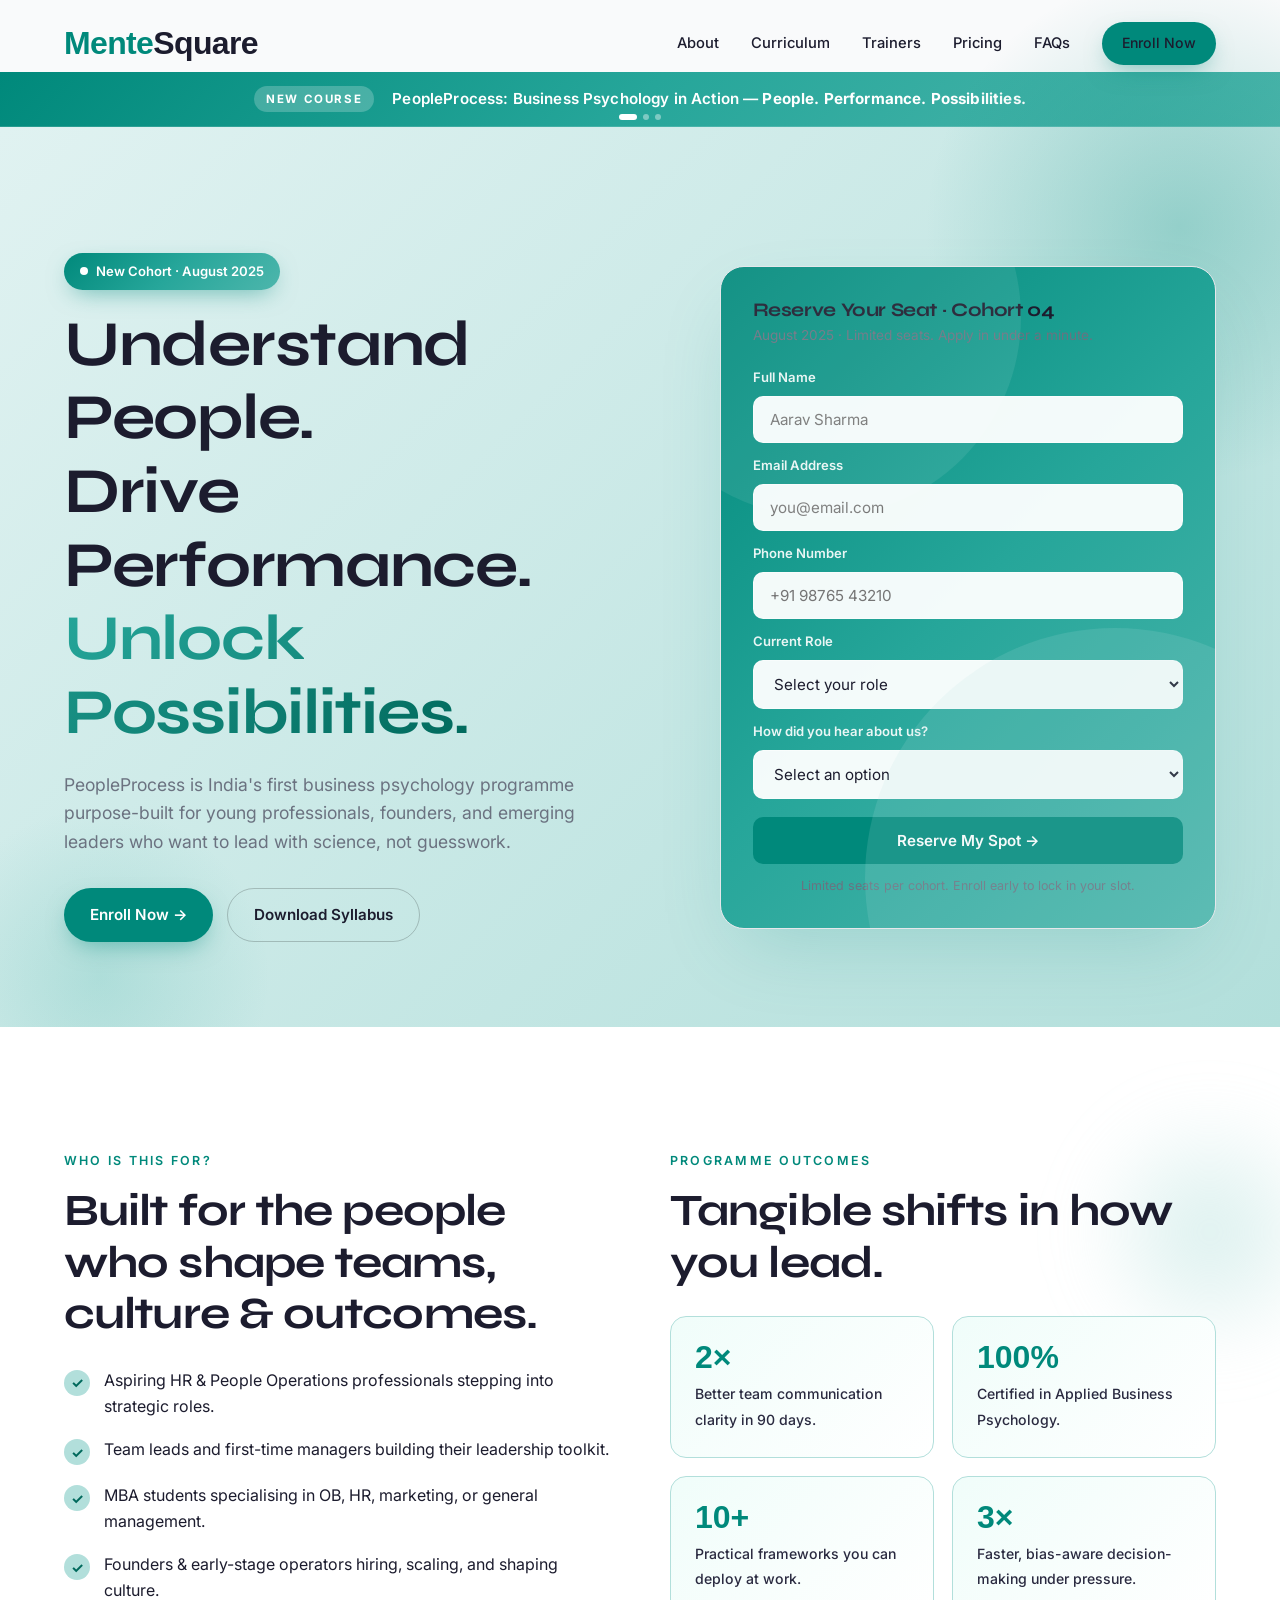
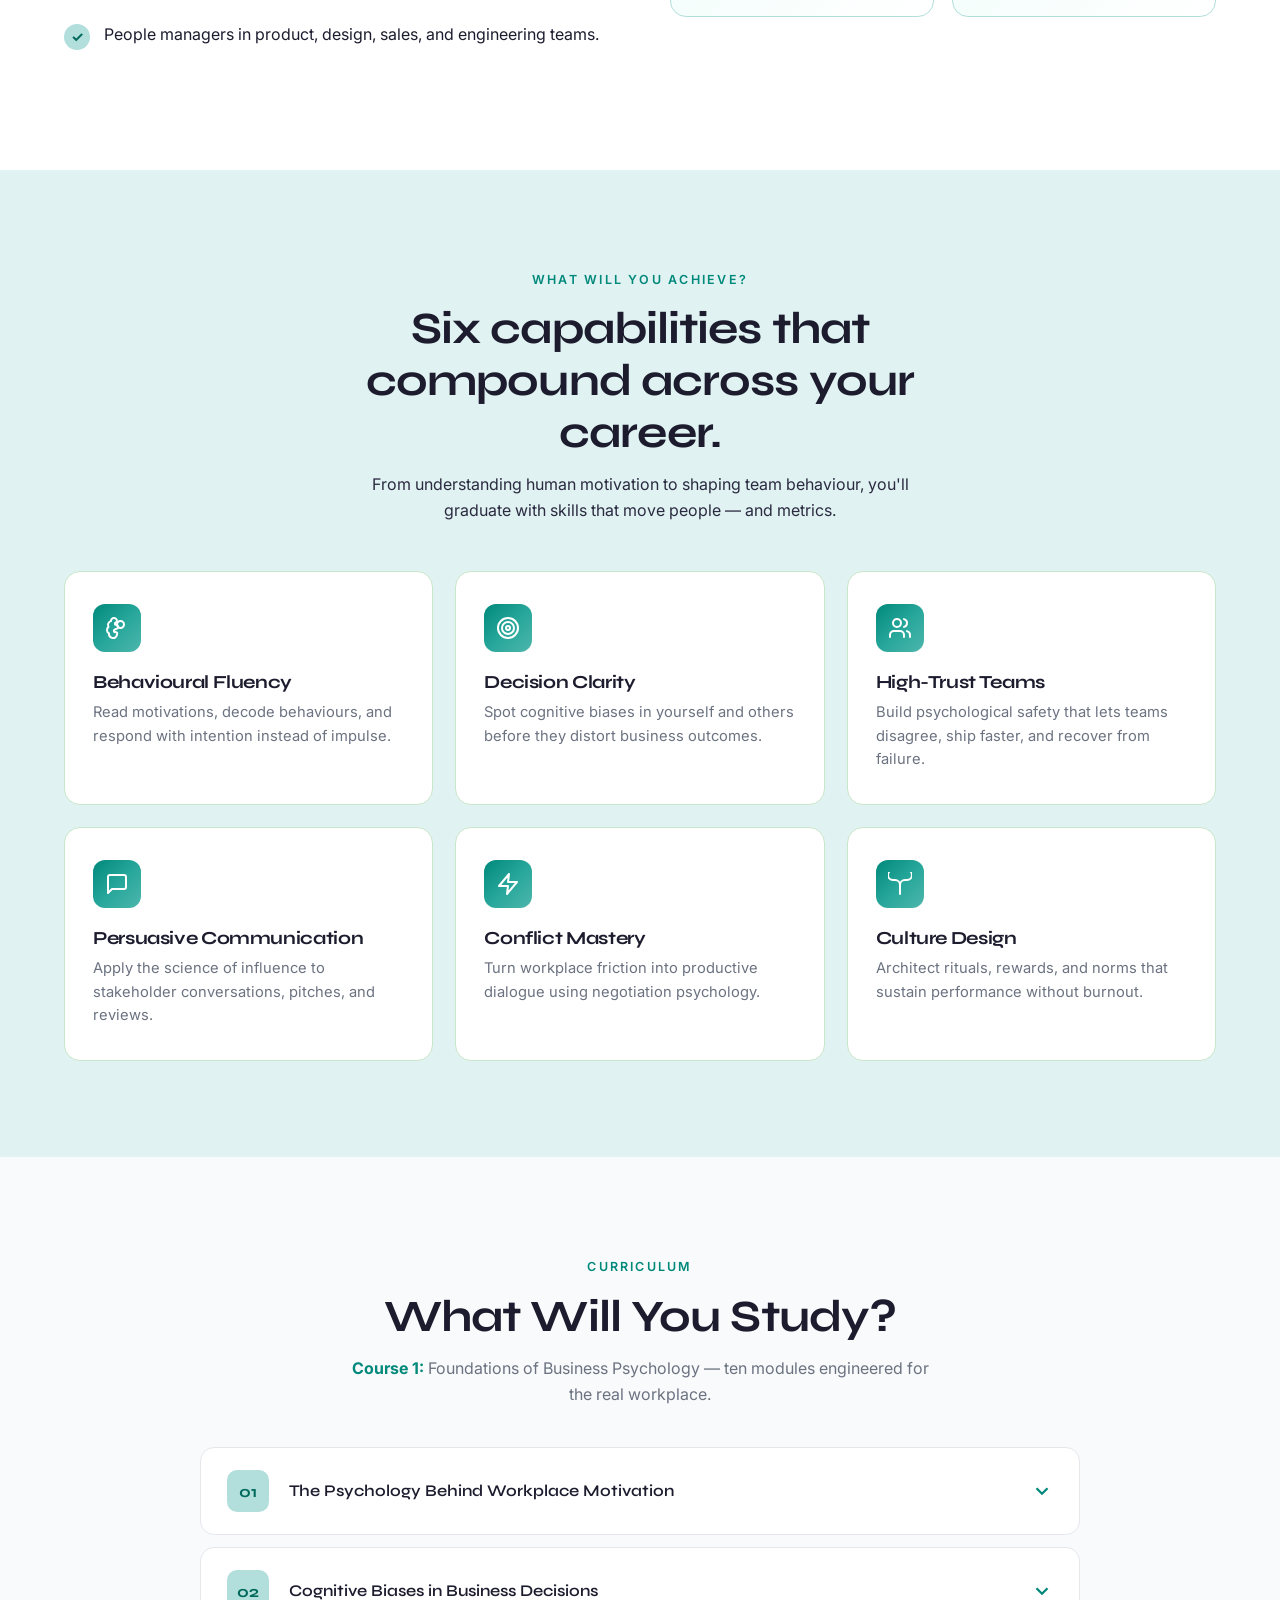
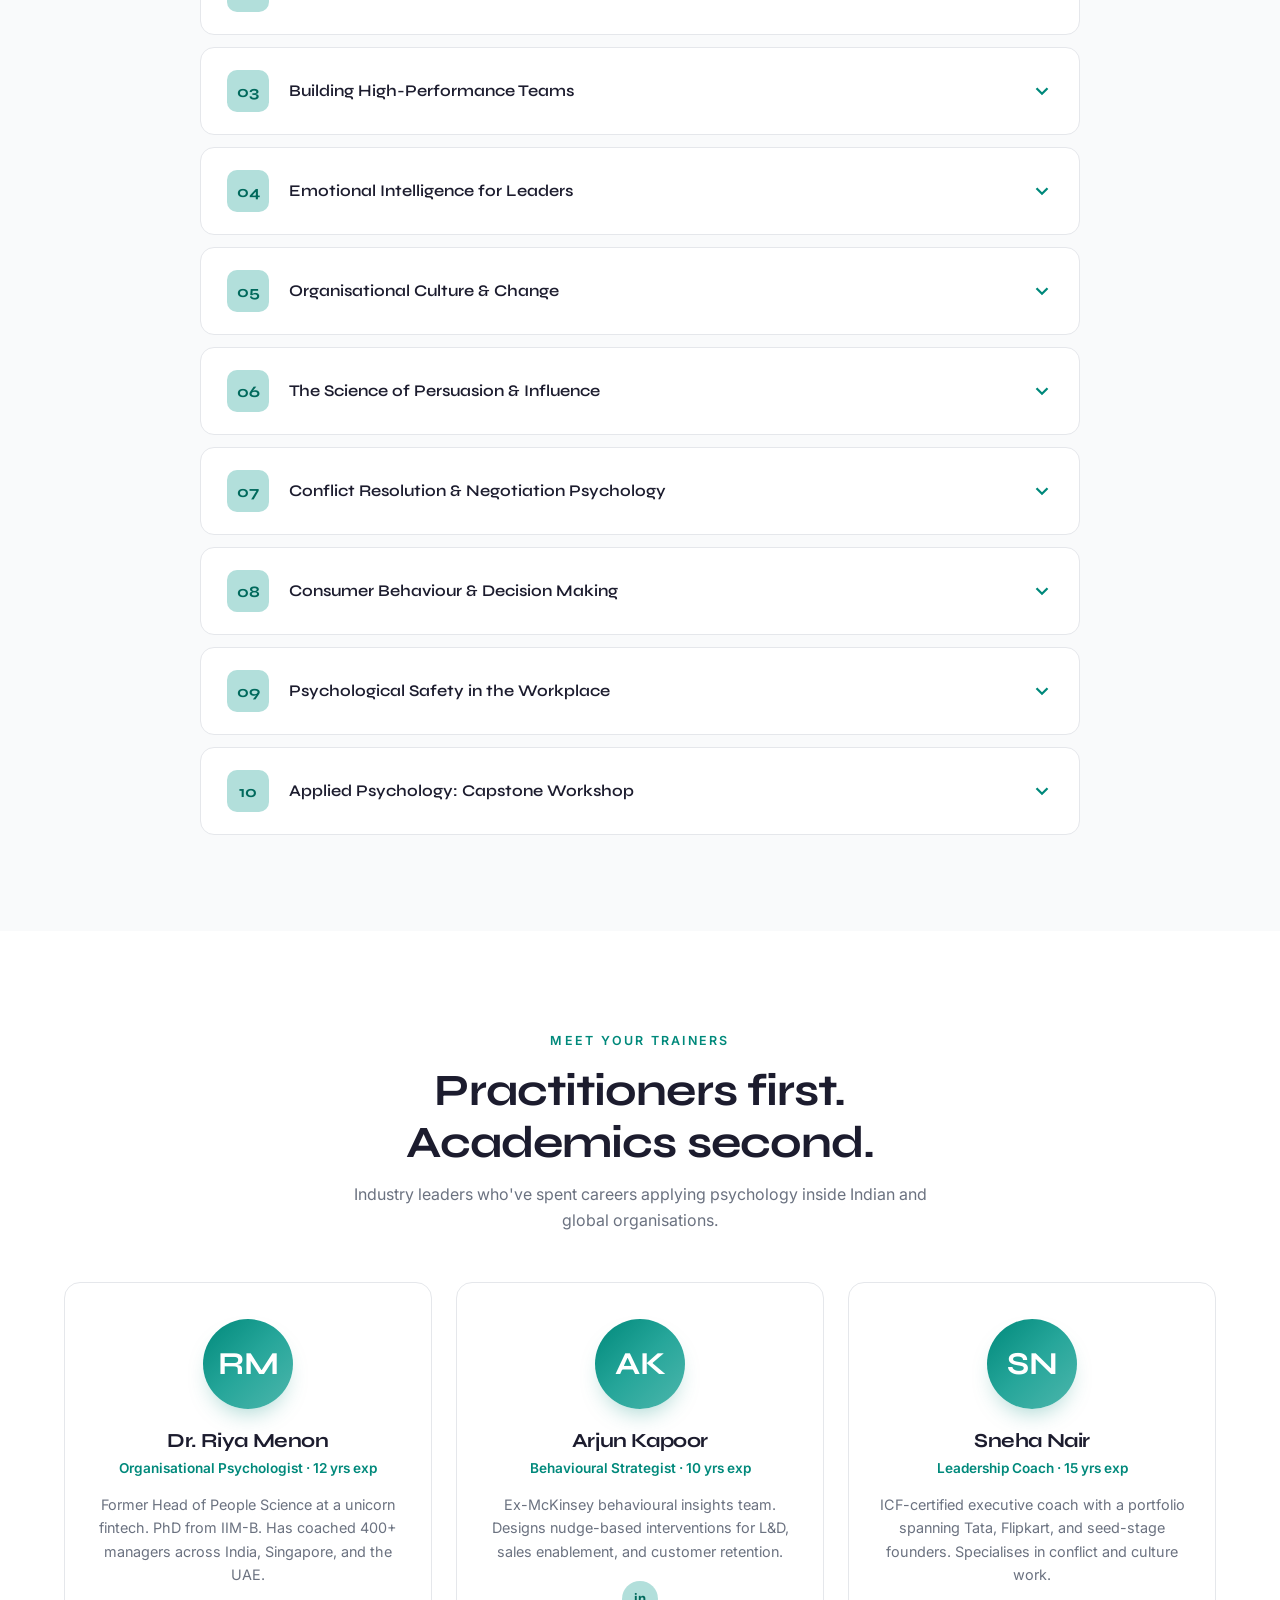
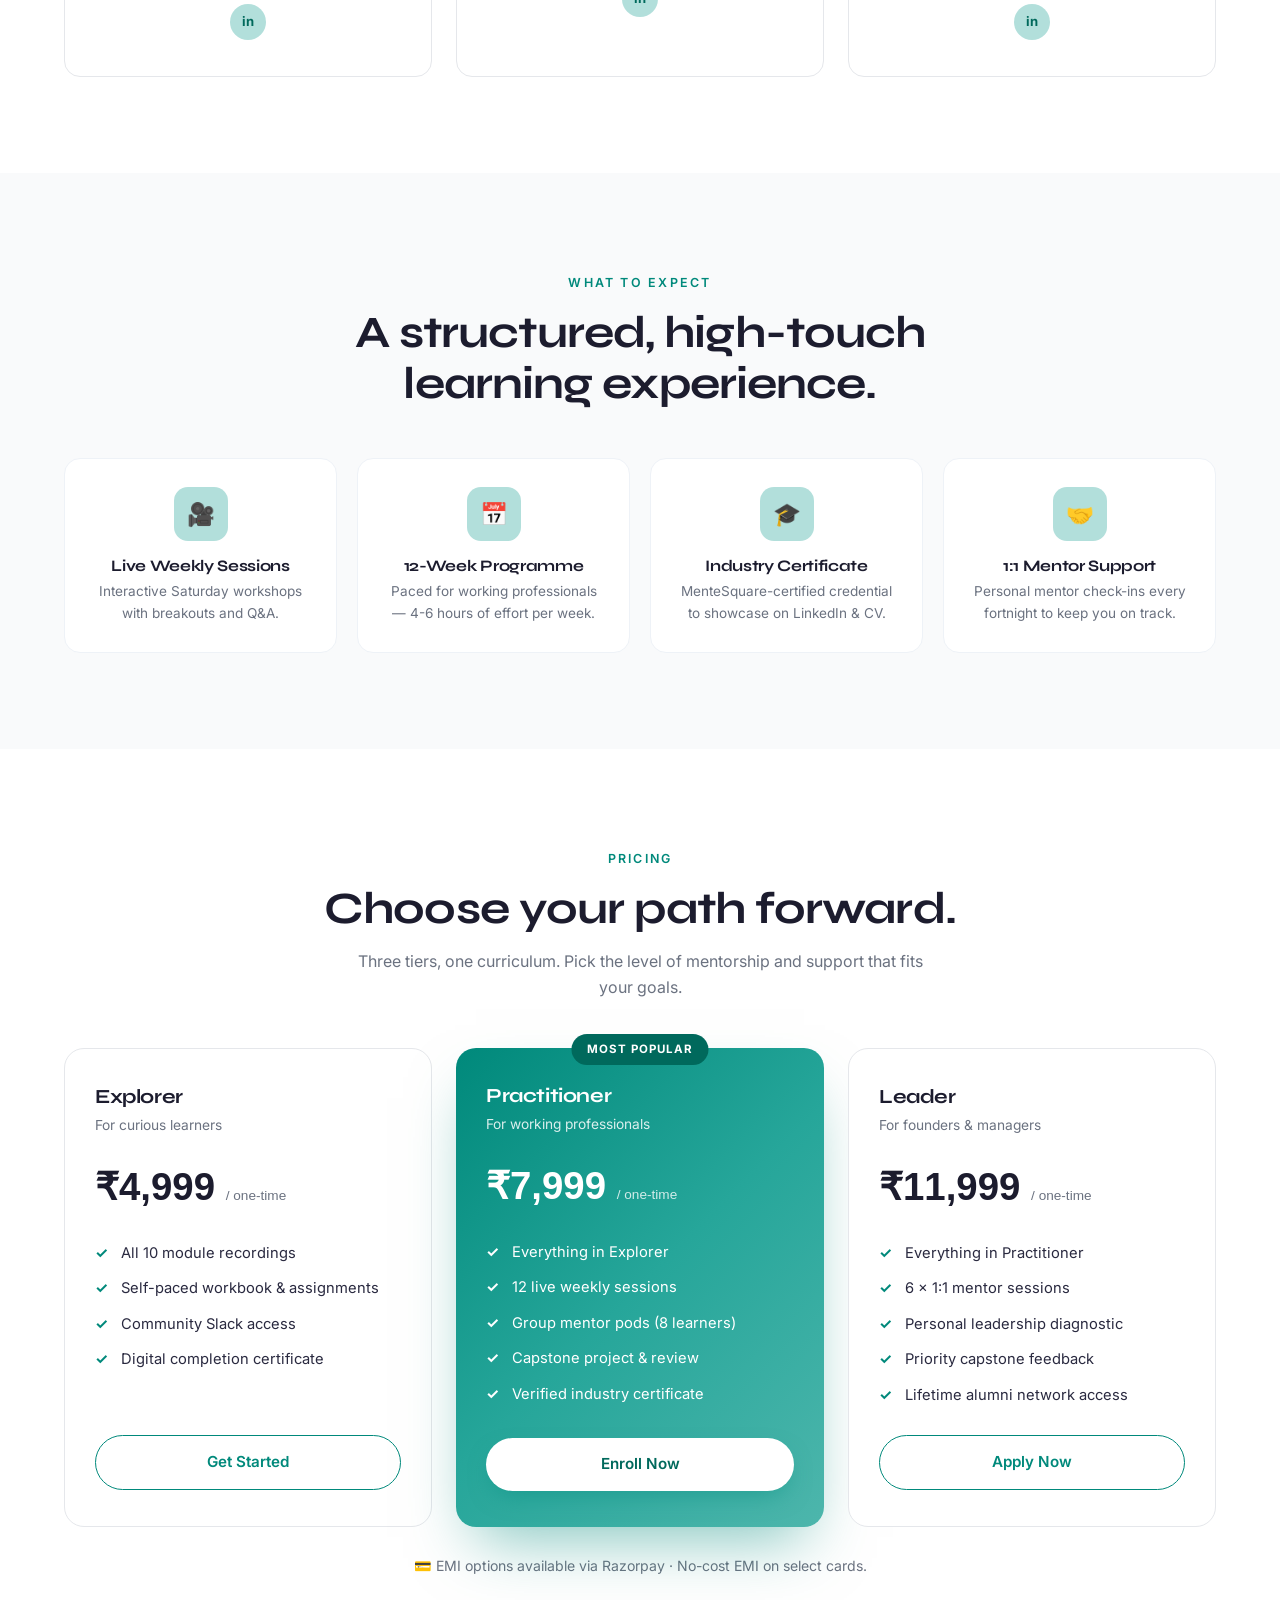
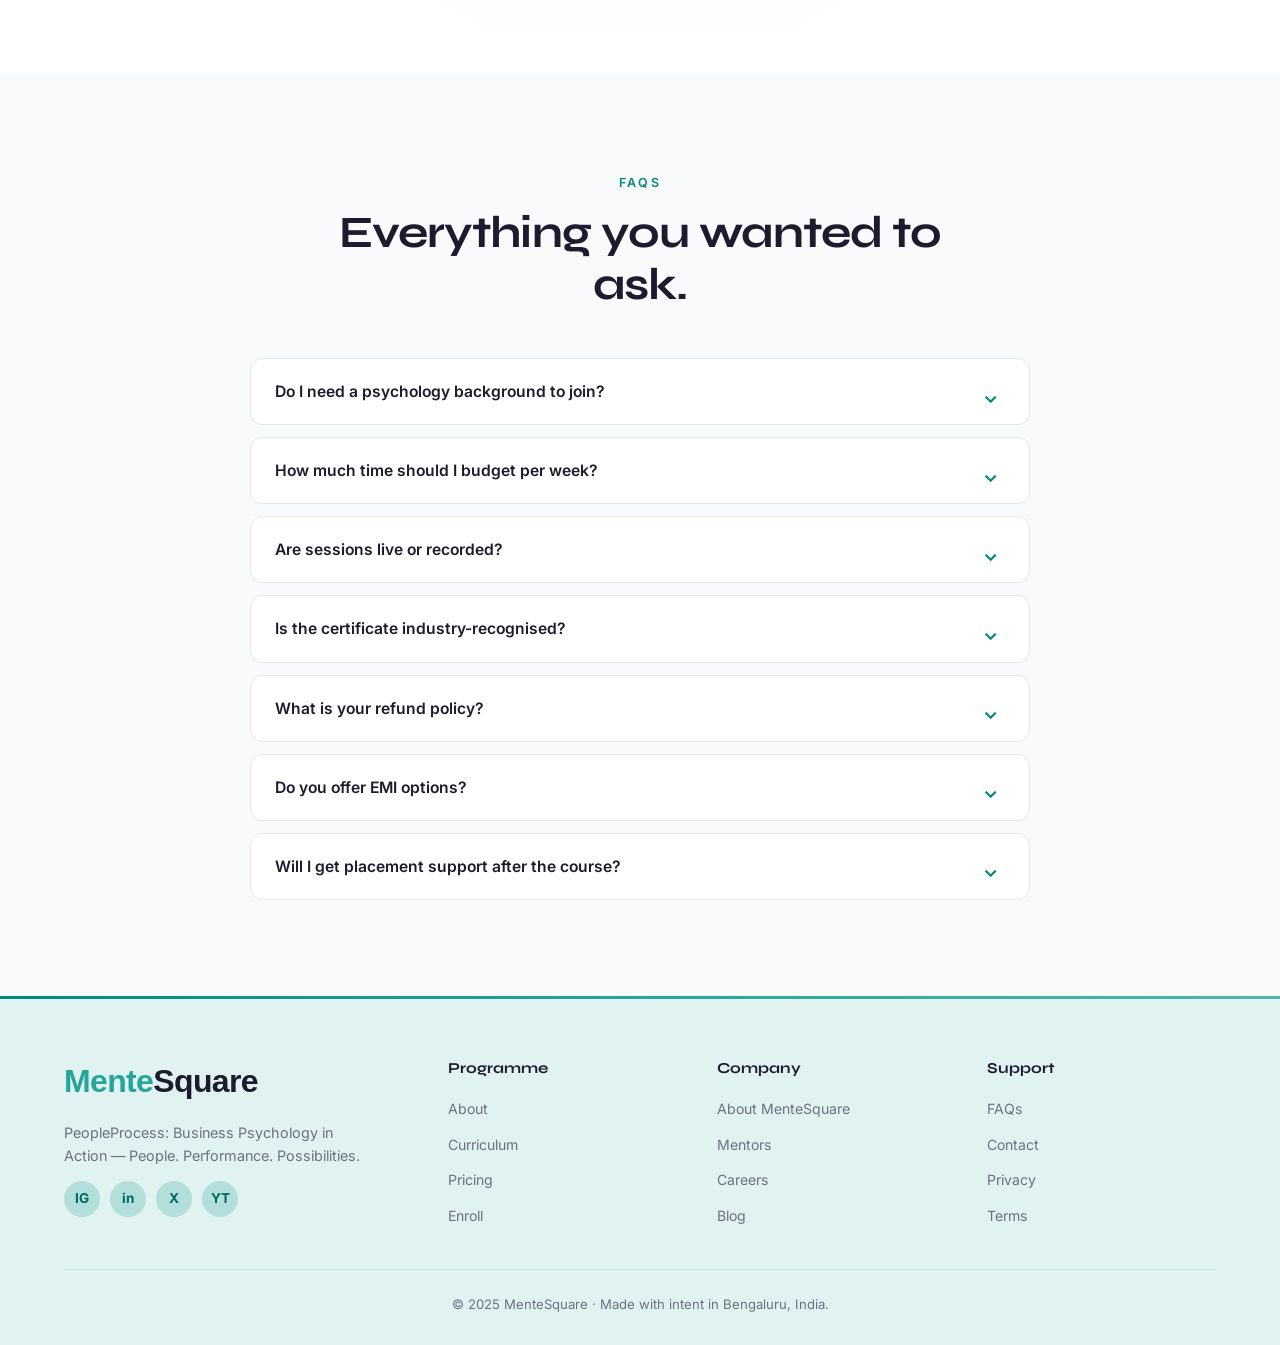
<file: public/peopleprocess.html>
<!DOCTYPE html>
<html lang="en">
<head>
<meta charset="UTF-8" />
<meta name="viewport" content="width=device-width, initial-scale=1.0" />
<title>PeopleProcess: Business Psychology in Action — MenteSquare</title>
<meta name="description" content="India's first business psychology programme for young professionals. People. Performance. Possibilities." />
<link rel="preconnect" href="https://fonts.googleapis.com" />
<link rel="preconnect" href="https://fonts.gstatic.com" crossorigin />
<link href="https://fonts.googleapis.com/css2?family=Syne:wght@500;600;700;800&family=Inter:wght@300;400;500;600;700&display=swap" rel="stylesheet" />
<style>
:root{
  --teal:#00897B; --teal-dark:#00695C; --teal-light:#B2DFDB; --teal-glow:#26A69A;
  --off:#F9FAFB; --ink:#1C1C2E; --ink-soft:#2A2A40; --muted:#6B7280;
  --grad: linear-gradient(135deg,#00897B 0%,#26A69A 50%,#4DB6AC 100%);
  --grad-dark: linear-gradient(135deg,#E0F2F1 0%,#B2DFDB 100%);
  --glass: rgba(255,255,255,0.08);
  --glass-border: rgba(255,255,255,0.18);
  --shadow: 0 20px 60px -20px rgba(0,137,123,.35);
  --radius: 16px;
}
*{box-sizing:border-box;margin:0;padding:0}
html{scroll-behavior:smooth;scroll-padding-top:80px}
body{font-family:'Inter',system-ui,sans-serif;color:var(--ink);background:var(--off);line-height:1.6;-webkit-font-smoothing:antialiased;overflow-x:hidden}
h1,h2,h3,h4{font-family:'Syne',sans-serif;font-weight:700;line-height:1.15;letter-spacing:-.02em;color:var(--ink)}
h1{font-size:clamp(2.2rem,5.2vw,4rem)}
h2{font-size:clamp(1.8rem,3.8vw,2.8rem)}
h3{font-size:1.25rem}
p{color:var(--muted)}
a{color:inherit;text-decoration:none}
img{max-width:100%;display:block}
.container{max-width:1200px;margin:0 auto;padding:0 24px}
.section{padding:96px 0;position:relative;overflow:hidden}
.eyebrow{display:inline-block;font-size:.78rem;font-weight:600;letter-spacing:.18em;text-transform:uppercase;color:var(--teal);margin-bottom:14px}
.btn{display:inline-flex;align-items:center;gap:8px;padding:14px 26px;border-radius:999px;font-weight:600;font-size:.95rem;cursor:pointer;border:none;transition:transform .25s ease,box-shadow .25s ease,background .25s ease;font-family:inherit}
.btn-primary{background:var(--teal);color:#fff;box-shadow:0 10px 24px -8px rgba(0,137,123,.5)}
.btn-primary:hover{transform:translateY(-2px);background:var(--teal-dark);box-shadow:0 16px 32px -10px rgba(0,137,123,.6)}
.btn-outline{background:transparent;color:var(--ink);border:1.5px solid rgba(0,0,0,.2)}
.btn-outline:hover{background:rgba(0,137,123,.08);border-color:var(--teal)}
.btn-ghost{background:transparent;color:var(--teal);border:1.5px solid var(--teal)}
.btn-ghost:hover{background:var(--teal);color:#fff}

/* Floating shapes */
.shape{position:absolute;border-radius:50%;pointer-events:none;z-index:0}
.shape-teal{background:radial-gradient(circle,rgba(38,166,154,.35),transparent 70%);filter:blur(20px)}
.shape-light{background:radial-gradient(circle,rgba(178,223,219,.5),transparent 70%);filter:blur(30px)}
.arc{position:absolute;border:2px solid rgba(0,137,123,.15);border-radius:50%;pointer-events:none}

/* Navbar */
.nav{position:fixed;top:0;left:0;right:0;z-index:100;padding:18px 0;transition:all .3s ease;background:transparent}
.nav.scrolled{background:rgba(249,250,251,.85);backdrop-filter:blur(16px);-webkit-backdrop-filter:blur(16px);box-shadow:0 4px 20px -10px rgba(0,0,0,.08);padding:12px 0}
.nav-inner{display:flex;align-items:center;justify-content:space-between}
.logo{font-family:'Calibri','Segoe UI',sans-serif;font-weight:800;font-size:2rem;color:var(--teal);letter-spacing:-.02em}
.logo span{color:var(--ink)}
.nav-links{display:flex;gap:32px;align-items:center}
.nav-links a{font-size:.92rem;font-weight:500;color:var(--ink);transition:color .2s}
.nav-links a:hover{color:var(--teal)}
.nav .btn{padding:10px 20px;font-size:.88rem}
.hamburger{display:none;background:none;border:none;cursor:pointer;width:32px;height:32px;flex-direction:column;justify-content:center;gap:5px}
.hamburger span{display:block;width:22px;height:2px;background:var(--ink);transition:.3s}

/* Top Carousel */
.topbar{margin-top:72px;background:var(--grad);color:#fff;overflow:hidden;position:relative;border-bottom:1px solid rgba(255,255,255,.15)}
.topbar-track{display:flex;transition:transform .7s cubic-bezier(.65,.05,.36,1)}
.topbar-slide{flex:0 0 100%;display:flex;align-items:center;justify-content:center;gap:18px;padding:14px 24px;text-align:center;font-weight:600;font-size:.95rem;letter-spacing:.01em}
.topbar-slide .tb-tag{display:inline-flex;align-items:center;gap:6px;padding:4px 12px;border-radius:999px;background:rgba(255,255,255,.22);font-size:.72rem;font-weight:700;letter-spacing:.14em;text-transform:uppercase}
.topbar-dots{position:absolute;bottom:6px;left:50%;transform:translateX(-50%);display:flex;gap:6px}
.topbar-dots button{width:6px;height:6px;border-radius:50%;border:none;background:rgba(255,255,255,.4);cursor:pointer;padding:0;transition:.25s}
.topbar-dots button.active{background:#fff;width:18px;border-radius:3px}
@media (max-width:600px){.topbar-slide{font-size:.82rem;gap:10px;flex-wrap:wrap;padding:12px 16px}}

/* Hero registration form */
.hero-form{background:#fff;border:1px solid #E5E7EB;border-radius:24px;padding:32px;box-shadow:0 30px 80px -20px rgba(0,137,123,.2);position:relative}
.hero-form h4{font-family:'Syne';font-size:1.2rem;color:var(--ink);margin-bottom:4px}
.hero-form .sub{color:var(--muted);font-size:.85rem;margin-bottom:20px}
.hero-form .form-row{margin-bottom:12px;text-align:left}
.hero-form label{display:block;font-size:.78rem;font-weight:600;color:var(--ink-soft);margin-bottom:6px}
.hero-form input,.hero-form select{width:100%;padding:11px 14px;background:#F9FAFB;border:1px solid #E5E7EB;border-radius:10px;font-size:.9rem;font-family:inherit;color:var(--ink);outline:none;transition:.2s}
.hero-form input:focus,.hero-form select:focus{border-color:var(--teal);background:#fff;box-shadow:0 0 0 3px rgba(0,137,123,.12)}
.hero-form .btn-full{width:100%;justify-content:center;background:var(--teal);color:#fff;margin-top:6px;padding:14px;border-radius:10px}
.hero-form .btn-full:hover{background:var(--teal-dark)}
.hero-form .reg-note{margin-top:12px;font-size:.78rem;color:var(--muted);text-align:center}

/* Trainer avatar motion */
@keyframes floaty{0%,100%{transform:translateY(0) rotate(0deg)}50%{transform:translateY(-8px) rotate(3deg)}}
@keyframes ring-pulse{0%,100%{box-shadow:0 12px 24px -10px rgba(0,137,123,.4),0 0 0 0 rgba(38,166,154,.45)}50%{box-shadow:0 12px 24px -10px rgba(0,137,123,.4),0 0 0 14px rgba(38,166,154,0)}}
.trainer .avatar{animation:floaty 4s ease-in-out infinite,ring-pulse 2.6s ease-out infinite;transition:transform .4s ease}
.trainer:nth-child(2) .avatar{animation-delay:.6s,.4s}
.trainer:nth-child(3) .avatar{animation-delay:1.2s,.8s}
.trainer:hover .avatar{transform:scale(1.08) rotate(-4deg)}

/* Hero */
.hero{background:var(--grad-dark);color:var(--ink);min-height:100vh;display:flex;align-items:center;padding:120px 0 80px;position:relative}
.hero::before{content:'';position:absolute;top:-200px;right:-200px;width:600px;height:600px;background:radial-gradient(circle,rgba(0,137,123,.25),transparent 60%);border-radius:50%}
.hero::after{content:'';position:absolute;bottom:-150px;left:-100px;width:400px;height:400px;background:radial-gradient(circle,rgba(38,166,154,.18),transparent 60%);border-radius:50%}
.hero-grid{display:grid;grid-template-columns:1.2fr 1fr;gap:60px;align-items:center;position:relative;z-index:2}
.hero h1{color:var(--ink);margin:18px 0 22px}
.hero h1 .accent{background:linear-gradient(135deg,#26A69A,#00695C);-webkit-background-clip:text;background-clip:text;-webkit-text-fill-color:transparent}
.hero p.lead{font-size:1.1rem;color:var(--muted);max-width:560px;margin-bottom:32px}
.badge{display:inline-flex;align-items:center;gap:8px;padding:8px 16px;background:var(--grad);border-radius:999px;font-size:.82rem;font-weight:600;color:#fff;box-shadow:0 8px 24px -8px rgba(0,137,123,.6)}
.badge::before{content:'';width:8px;height:8px;background:#fff;border-radius:50%;animation:pulse 2s infinite}
@keyframes pulse{0%,100%{opacity:1}50%{opacity:.4}}
.hero-ctas{display:flex;gap:14px;flex-wrap:wrap}

.mockup{background:#fff;backdrop-filter:blur(20px);-webkit-backdrop-filter:blur(20px);border:1px solid #E5E7EB;border-radius:24px;padding:32px;box-shadow:0 30px 80px -20px rgba(0,137,123,.15);transform:rotate(-2deg);transition:transform .6s ease;position:relative}
.mockup:hover{transform:rotate(0deg)}
.mockup-header{display:flex;align-items:center;gap:8px;margin-bottom:24px}
.dot{width:10px;height:10px;border-radius:50%;background:rgba(0,137,123,.25)}
.mockup h4{color:var(--ink);font-size:1rem;margin-bottom:6px}
.mockup .sub{color:var(--muted);font-size:.82rem;margin-bottom:24px}
.stats-grid{display:grid;grid-template-columns:1fr 1fr;gap:14px}
.stat{background:#F0FDFA;border:1px solid #B2DFDB;border-radius:12px;padding:18px}
.stat .num{font-family:'Syne';font-size:1.6rem;font-weight:700;color:var(--teal);display:block;line-height:1}
.stat .lbl{color:var(--muted);font-size:.78rem;margin-top:6px;display:block}

/* Who */
#who{background:#fff;padding:120px 0}
.who-grid{display:grid;grid-template-columns:1fr 1fr;gap:60px;align-items:start}
.check-list{list-style:none;display:flex;flex-direction:column;gap:18px;margin-top:28px}
.check-list li{display:flex;gap:14px;align-items:flex-start;font-size:1rem;color:var(--ink)}
.check-icon{flex-shrink:0;width:26px;height:26px;border-radius:50%;background:var(--teal-light);color:var(--teal-dark);display:flex;align-items:center;justify-content:center;font-weight:700;font-size:.9rem;margin-top:2px}
.outcome-grid{display:grid;grid-template-columns:1fr 1fr;gap:18px;margin-top:28px}
.outcome{padding:24px;background:linear-gradient(135deg,#F0FDFA 0%,#fff 100%);border:1px solid var(--teal-light);border-radius:var(--radius);transition:transform .3s,box-shadow .3s}
.outcome:hover{transform:translateY(-4px);box-shadow:var(--shadow)}
.outcome .big{font-family:'Calibri','Segoe UI',sans-serif;font-size:2rem;font-weight:800;color:var(--teal);display:block;line-height:1;margin-bottom:8px}
.outcome .desc{font-size:.88rem;color:var(--ink-soft);font-weight:500}

/* Achieve */
#achieve{background:#E0F2F1;color:var(--ink);position:relative}
#achieve h2{color:var(--ink)}
#achieve .eyebrow{color:var(--teal)}
#achieve .section-sub{color:var(--ink-soft);max-width:600px;margin-bottom:48px}
.ach-grid{display:grid;grid-template-columns:repeat(3,1fr);gap:22px}
.ach-card{padding:32px 28px;background:#fff;border:1px solid #C8E6C9;border-radius:var(--radius);transition:all .35s ease;position:relative;overflow:hidden}
.ach-card::before{content:'';position:absolute;top:0;left:0;right:0;height:3px;background:var(--grad);transform:scaleX(0);transform-origin:left;transition:transform .4s}
.ach-card:hover{background:#fff;border-color:var(--teal);transform:translateY(-6px);box-shadow:var(--shadow)}
.ach-card:hover::before{transform:scaleX(1)}
.ach-icon{width:48px;height:48px;border-radius:12px;background:var(--grad);display:flex;align-items:center;justify-content:center;margin-bottom:20px;font-size:1.4rem}
.ach-card h3{color:var(--ink);margin-bottom:8px;font-size:1.15rem}
.ach-card p{color:var(--muted);font-size:.92rem}

/* Curriculum */
#curriculum{background:var(--off)}
.modules{max-width:880px;margin:40px auto 0;display:flex;flex-direction:column;gap:12px}
.module{background:#fff;border:1px solid #E5E7EB;border-radius:14px;overflow:hidden;transition:box-shadow .25s,border-color .25s}
.module.open{box-shadow:0 10px 30px -12px rgba(0,137,123,.25);border-color:var(--teal-light)}
.module-head{display:flex;align-items:center;gap:20px;padding:22px 26px;cursor:pointer;user-select:none}
.module-num{flex-shrink:0;width:42px;height:42px;border-radius:10px;background:var(--teal-light);color:var(--teal-dark);font-family:'Syne';font-weight:700;display:flex;align-items:center;justify-content:center;font-size:1rem;transition:.3s}
.module.open .module-num{background:var(--teal);color:#fff}
.module-title{flex:1;font-weight:600;font-size:1.02rem;color:var(--ink);font-family:'Syne'}
.chev{width:22px;height:22px;color:var(--teal);transition:transform .3s}
.module.open .chev{transform:rotate(180deg)}
.module-body{max-height:0;overflow:hidden;transition:max-height .35s ease,padding .35s ease;padding:0 26px 0 88px}
.module.open .module-body{max-height:200px;padding-bottom:22px}
.module-body p{font-size:.93rem;line-height:1.65}

/* Registration */
#register{background:var(--grad);color:#fff;position:relative;overflow:hidden}
#register::before,#register::after{content:'';position:absolute;border-radius:50%}
#register::before{top:-150px;left:-100px;width:400px;height:400px;background:rgba(255,255,255,.08)}
#register::after{bottom:-200px;right:-150px;width:500px;height:500px;background:rgba(178,223,219,.15)}
.reg-wrap{max-width:560px;margin:0 auto;position:relative;z-index:2;text-align:center}
.reg-wrap h2{color:#fff;margin-bottom:12px}
.reg-wrap .sub{color:rgba(255,255,255,.85);margin-bottom:36px}
.glass-card{background:rgba(255,255,255,.12);backdrop-filter:blur(24px);-webkit-backdrop-filter:blur(24px);border:1px solid rgba(255,255,255,.25);border-radius:24px;padding:40px;box-shadow:0 30px 80px -20px rgba(0,0,0,.3)}
.form-row{margin-bottom:16px;text-align:left}
.form-row label{display:block;font-size:.82rem;font-weight:600;color:rgba(255,255,255,.9);margin-bottom:8px}
.form-row input,.form-row select{width:100%;padding:13px 16px;background:rgba(255,255,255,.95);border:1px solid rgba(255,255,255,.4);border-radius:10px;font-size:.95rem;font-family:inherit;color:var(--ink);outline:none;transition:.2s}
.form-row input:focus,.form-row select:focus{border-color:#fff;box-shadow:0 0 0 3px rgba(255,255,255,.25)}
.btn-full{width:100%;justify-content:center;background:var(--teal-dark);color:#fff;margin-top:8px;padding:16px}
.btn-full:hover{background:#000}
.reg-note{margin-top:18px;font-size:.82rem;color:rgba(255,255,255,.8)}

/* Trainers */
#trainers{background:#fff}
.trainer-grid{display:grid;grid-template-columns:repeat(3,1fr);gap:24px;margin-top:48px}
.trainer{padding:36px 28px;text-align:center;background:#fff;border:1px solid #E5E7EB;border-radius:var(--radius);transition:all .35s ease}
.trainer:hover{transform:translateY(-8px);box-shadow:var(--shadow);border-color:var(--teal-light)}
.avatar{width:90px;height:90px;border-radius:50%;background:var(--grad);color:#fff;font-family:'Syne';font-weight:700;font-size:2rem;display:flex;align-items:center;justify-content:center;margin:0 auto 20px;box-shadow:0 12px 24px -10px rgba(0,137,123,.4)}
.trainer h3{margin-bottom:6px}
.trainer .role{color:var(--teal);font-size:.85rem;font-weight:600;margin-bottom:14px}
.trainer .bio{font-size:.9rem;margin-bottom:18px}
.lnk{display:inline-flex;width:36px;height:36px;border-radius:50%;background:var(--teal-light);color:var(--teal-dark);align-items:center;justify-content:center;font-weight:700;font-size:.82rem;transition:.25s}
.lnk:hover{background:var(--teal);color:#fff}

/* Expect */
#expect{background:var(--off)}
.expect-grid{display:grid;grid-template-columns:repeat(4,1fr);gap:20px;margin-top:48px}
.expect{padding:28px;background:#fff;border-radius:var(--radius);text-align:center;position:relative;border:1px solid #EEF2F7;transition:.3s}
.expect::after{content:'';position:absolute;bottom:0;left:50%;transform:translateX(-50%);width:0;height:3px;background:var(--teal);transition:width .35s ease}
.expect:hover{transform:translateY(-4px);box-shadow:0 12px 28px -16px rgba(0,137,123,.3)}
.expect:hover::after{width:60%}
.expect-icon{width:54px;height:54px;border-radius:14px;background:var(--teal-light);color:var(--teal-dark);display:flex;align-items:center;justify-content:center;margin:0 auto 16px;font-size:1.4rem}
.expect h4{font-size:1rem;margin-bottom:6px}
.expect p{font-size:.85rem}

/* Pricing */
#pricing{background:#fff}
.price-grid{display:grid;grid-template-columns:repeat(3,1fr);gap:24px;margin-top:48px;align-items:stretch}
.price{padding:36px 30px;background:#fff;border:1px solid #E5E7EB;border-radius:20px;display:flex;flex-direction:column;transition:.3s;position:relative}
.price:hover{transform:translateY(-6px);box-shadow:var(--shadow)}
.price.featured{background:var(--grad);color:#fff;border:none;transform:scale(1.04);box-shadow:0 30px 60px -20px rgba(0,137,123,.5)}
.price.featured:hover{transform:scale(1.04) translateY(-6px)}
.price.featured h3,.price.featured .amt,.price.featured li{color:#fff}
.price.featured .feat-list li::before{color:#fff}
.popular{position:absolute;top:-14px;left:50%;transform:translateX(-50%);background:var(--teal-dark);color:#fff;padding:6px 16px;border-radius:999px;font-size:.72rem;font-weight:700;letter-spacing:.08em;text-transform:uppercase}
.price h3{margin-bottom:6px}
.price .tag{font-size:.86rem;color:var(--muted);margin-bottom:20px}
.price.featured .tag{color:rgba(255,255,255,.85)}
.amt{font-family:'Calibri','Segoe UI',sans-serif;font-size:2.4rem;font-weight:800;color:var(--ink);margin-bottom:24px;display:block}
.amt small{font-size:.85rem;font-weight:500;color:var(--muted)}
.price.featured .amt small{color:rgba(255,255,255,.8)}
.feat-list{list-style:none;margin-bottom:28px;flex:1;display:flex;flex-direction:column;gap:12px}
.feat-list li{font-size:.92rem;color:var(--ink-soft);padding-left:26px;position:relative}
.feat-list li::before{content:'✓';position:absolute;left:0;color:var(--teal);font-weight:700}
.price .btn{width:100%;justify-content:center}
.price.featured .btn-primary{background:#fff;color:var(--teal-dark)}
.price.featured .btn-primary:hover{background:var(--ink);color:#fff}
.price-note{text-align:center;margin-top:28px;font-size:.88rem;color:var(--muted)}

/* FAQ */
#faq{background:var(--off)}
.faq-list{max-width:780px;margin:48px auto 0;display:flex;flex-direction:column;gap:12px}
.faq{background:#fff;border:1px solid #E5E7EB;border-radius:12px;overflow:hidden;transition:.25s}
.faq.open{border-color:var(--teal-light);box-shadow:0 8px 24px -14px rgba(0,137,123,.3)}
.faq-head{display:flex;align-items:center;justify-content:space-between;padding:20px 24px;cursor:pointer;font-weight:600;color:var(--ink);font-size:.98rem}
.faq-head .chev{transition:transform .3s;color:var(--teal);font-size:1.2rem;font-weight:700}
.faq.open .chev{transform:rotate(180deg)}
.faq-body{max-height:0;overflow:hidden;transition:max-height .35s ease,padding .35s ease;padding:0 24px}
.faq.open .faq-body{max-height:240px;padding:0 24px 22px}
.faq-body p{font-size:.92rem;line-height:1.7}

/* Footer */
footer{background:#E0F2F1;color:var(--ink);padding:60px 0 30px;position:relative}
footer::before{content:'';position:absolute;top:0;left:0;right:0;height:3px;background:var(--grad)}
.foot-grid{display:grid;grid-template-columns:1.5fr 1fr 1fr 1fr;gap:40px;margin-bottom:40px}
.foot-brand p{margin-top:14px;font-size:.9rem;max-width:300px;color:var(--muted)}
.foot-col h5{color:var(--ink);font-family:'Syne';font-size:.95rem;margin-bottom:16px}
.foot-col ul{list-style:none;display:flex;flex-direction:column;gap:10px}
.foot-col a{font-size:.88rem;color:var(--muted);transition:color .2s}
.foot-col a:hover{color:var(--teal)}
.socials{display:flex;gap:10px;margin-top:14px}
.socials a{width:36px;height:36px;border-radius:50%;background:var(--teal-light);display:flex;align-items:center;justify-content:center;color:var(--teal-dark);font-size:.85rem;font-weight:700;transition:.25s}
.socials a:hover{background:var(--teal);color:#fff;transform:translateY(-2px)}
.foot-bottom{border-top:1px solid rgba(0,137,123,.15);padding-top:24px;text-align:center;font-size:.82rem;color:var(--muted)}

/* Fade-in */
.reveal{opacity:0;transform:translateY(30px);transition:opacity .8s ease,transform .8s ease}
.reveal.visible{opacity:1;transform:translateY(0)}

/* Section header */
.section-head{text-align:center;max-width:680px;margin:0 auto 20px}
.section-sub{color:var(--muted);font-size:1rem;max-width:600px;margin:14px auto 0}

/* Mobile */
@media (max-width:900px){
  .section{padding:72px 0}
  .hero-grid,.who-grid{grid-template-columns:1fr;gap:48px}
  .ach-grid,.trainer-grid,.expect-grid,.price-grid{grid-template-columns:1fr}
  .price.featured{transform:none}
  .price.featured:hover{transform:translateY(-6px)}
  .outcome-grid{grid-template-columns:1fr 1fr}
  .foot-grid{grid-template-columns:1fr 1fr;gap:32px}
  .nav-links{display:none;position:absolute;top:100%;left:0;right:0;background:#fff;flex-direction:column;padding:20px;gap:18px;box-shadow:0 10px 30px -10px rgba(0,0,0,.1)}
  .nav-links.open{display:flex}
  .hamburger{display:flex}
  .mockup{transform:none}
}
@media (max-width:520px){
  .outcome-grid,.foot-grid{grid-template-columns:1fr}
  .glass-card{padding:28px 22px}
}
</style>
</head>
<body>

<nav class="nav" id="nav">
  <div class="container nav-inner">
    <a href="#" class="logo">Mente<span>Square</span></a>
    <div class="nav-links" id="navLinks">
      <a href="#who">About</a>
      <a href="#curriculum">Curriculum</a>
      <a href="#trainers">Trainers</a>
      <a href="#pricing">Pricing</a>
      <a href="#faq">FAQs</a>
      <a href="#register" class="btn btn-primary">Enroll Now</a>
    </div>
    <button class="hamburger" id="hamburger" aria-label="Menu"><span></span><span></span><span></span></button>
  </div>
</nav>

<div class="topbar" id="topbar" aria-label="Announcements">
  <div class="topbar-track" id="topbarTrack">
    <div class="topbar-slide"><span class="tb-tag">New Course</span><span>PeopleProcess: Business Psychology in Action — <strong>People. Performance. Possibilities.</strong></span></div>
    <div class="topbar-slide"><span class="tb-tag">Faculty</span><span>Learn with Dr. Riya Menon, Arjun Kapoor &amp; Sneha Nair — practitioners from McKinsey, IIM-B &amp; Flipkart.</span></div>
    <div class="topbar-slide"><span class="tb-tag">Early Bird</span><span>Save ₹2,000 on the August 2025 cohort — offer ends 31 July. <a href="#register" style="text-decoration:underline">Reserve seat →</a></span></div>
  </div>
  <div class="topbar-dots" id="topbarDots"></div>
</div>

<section class="hero">
  <div class="container">
    <div class="hero-grid">
      <div>
        <div class="badge">New Cohort · August 2025</div>
        <h1>Understand People.<br/>Drive Performance.<br/><span class="accent">Unlock Possibilities.</span></h1>
        <p class="lead">PeopleProcess is India's first business psychology programme purpose-built for young professionals, founders, and emerging leaders who want to lead with science, not guesswork.</p>
        <div class="hero-ctas">
          <a href="#register" class="btn btn-primary">Enroll Now →</a>
          <a href="#curriculum" class="btn btn-outline">Download Syllabus</a>
        </div>
      </div>
      <form class="hero-form" id="register" onsubmit="event.preventDefault();alert('Thanks! We\\'ll reach out within 24 hours.');this.reset();">
        <h4>Reserve Your Seat · Cohort 04</h4>
        <p class="sub">August 2025 · Limited seats. Apply in under a minute.</p>
        <div class="form-row"><label>Full Name</label><input type="text" required placeholder="Aarav Sharma" /></div>
        <div class="form-row"><label>Email Address</label><input type="email" required placeholder="you@email.com" /></div>
        <div class="form-row"><label>Phone Number</label><input type="tel" required placeholder="+91 98765 43210" /></div>
        <div class="form-row"><label>Current Role</label>
          <select required><option value="">Select your role</option><option>Student</option><option>Working Professional</option><option>Founder</option><option>Other</option></select>
        </div>
        <div class="form-row"><label>How did you hear about us?</label>
          <select required><option value="">Select an option</option><option>Instagram</option><option>LinkedIn</option><option>Friend / Referral</option><option>Google Search</option><option>Newsletter</option><option>Other</option></select>
        </div>
        <button type="submit" class="btn btn-full">Reserve My Spot →</button>
        <p class="reg-note">Limited seats per cohort. Enroll early to lock in your slot.</p>
      </form>
    </div>
  </div>
</section>

<section class="section" id="who">
  <div class="shape shape-light" style="width:260px;height:260px;top:10%;right:-60px"></div>
  <div class="container">
    <div class="who-grid">
      <div class="reveal">
        <span class="eyebrow">Who Is This For?</span>
        <h2>Built for the people who shape teams, culture &amp; outcomes.</h2>
        <ul class="check-list">
          <li><span class="check-icon">✓</span><span>Aspiring HR &amp; People Operations professionals stepping into strategic roles.</span></li>
          <li><span class="check-icon">✓</span><span>Team leads and first-time managers building their leadership toolkit.</span></li>
          <li><span class="check-icon">✓</span><span>MBA students specialising in OB, HR, marketing, or general management.</span></li>
          <li><span class="check-icon">✓</span><span>Founders &amp; early-stage operators hiring, scaling, and shaping culture.</span></li>
          <li><span class="check-icon">✓</span><span>People managers in product, design, sales, and engineering teams.</span></li>
        </ul>
      </div>
      <div class="reveal">
        <span class="eyebrow">Programme Outcomes</span>
        <h2>Tangible shifts in how you lead.</h2>
        <div class="outcome-grid">
          <div class="outcome"><span class="big">2×</span><span class="desc">Better team communication clarity in 90 days.</span></div>
          <div class="outcome"><span class="big">100%</span><span class="desc">Certified in Applied Business Psychology.</span></div>
          <div class="outcome"><span class="big">10+</span><span class="desc">Practical frameworks you can deploy at work.</span></div>
          <div class="outcome"><span class="big">3×</span><span class="desc">Faster, bias-aware decision-making under pressure.</span></div>
        </div>
      </div>
    </div>
  </div>
</section>

<section class="section" id="achieve">
  <div class="container">
    <div class="section-head reveal">
      <span class="eyebrow">What Will You Achieve?</span>
      <h2>Six capabilities that compound across your career.</h2>
      <p class="section-sub">From understanding human motivation to shaping team behaviour, you'll graduate with skills that move people — and metrics.</p>
    </div>
    <div class="ach-grid">
      <div class="ach-card reveal"><div class="ach-icon"><svg width="24" height="24" viewBox="0 0 24 24" fill="none" stroke="currentColor" stroke-width="2" stroke-linecap="round" stroke-linejoin="round" style="color:#fff"><path d="M12 5a3 3 0 1 0-5.997.125 4 4 0 0 0-2.526 5.77 4 4 0 0 0 .556 6.588 4 4 0 0 0 7.636 2.106 3.2 3.2 0 0 0 .164-.546c.028-.13.06-.264.097-.405.14-.495.243-.923.27-1.27.02-.243-.013-.612-.32-.853a2 2 0 0 0-.748-.353c-.253-.054-.625-.062-1.04-.04l-.123.007a1 1 0 0 1-.866-.5 1.5 1.5 0 0 1 .27-1.9c.434-.363 1.024-.6 1.634-.78l.247-.074a5 5 0 0 0 1.1-.52c.24-.168.44-.368.596-.596.28-.424.36-.93.223-1.417-.112-.39-.36-.72-.71-.95l-.172-.1c-.48-.287-1.02-.48-1.58-.56a1 1 0 0 1-.86-1.02c0-.48.38-.87.86-.87z"/><path d="M15.5 12a3.5 3.5 0 1 1 0-7 3.5 3.5 0 0 1 0 7z"/></svg></div><h3>Behavioural Fluency</h3><p>Read motivations, decode behaviours, and respond with intention instead of impulse.</p></div>
      <div class="ach-card reveal"><div class="ach-icon"><svg width="24" height="24" viewBox="0 0 24 24" fill="none" stroke="currentColor" stroke-width="2" stroke-linecap="round" stroke-linejoin="round" style="color:#fff"><circle cx="12" cy="12" r="10"/><circle cx="12" cy="12" r="6"/><circle cx="12" cy="12" r="2"/></svg></div><h3>Decision Clarity</h3><p>Spot cognitive biases in yourself and others before they distort business outcomes.</p></div>
      <div class="ach-card reveal"><div class="ach-icon"><svg width="24" height="24" viewBox="0 0 24 24" fill="none" stroke="currentColor" stroke-width="2" stroke-linecap="round" stroke-linejoin="round" style="color:#fff"><path d="M16 21v-2a4 4 0 0 0-4-4H6a4 4 0 0 0-4 4v2"/><circle cx="9" cy="7" r="4"/><path d="M22 21v-2a4 4 0 0 0-3-3.87"/><path d="M16 3.13a4 4 0 0 1 0 7.75"/></svg></div><h3>High-Trust Teams</h3><p>Build psychological safety that lets teams disagree, ship faster, and recover from failure.</p></div>
      <div class="ach-card reveal"><div class="ach-icon"><svg width="24" height="24" viewBox="0 0 24 24" fill="none" stroke="currentColor" stroke-width="2" stroke-linecap="round" stroke-linejoin="round" style="color:#fff"><path d="M21 15a2 2 0 0 1-2 2H7l-4 4V5a2 2 0 0 1 2-2h14a2 2 0 0 1 2 2z"/></svg></div><h3>Persuasive Communication</h3><p>Apply the science of influence to stakeholder conversations, pitches, and reviews.</p></div>
      <div class="ach-card reveal"><div class="ach-icon"><svg width="24" height="24" viewBox="0 0 24 24" fill="none" stroke="currentColor" stroke-width="2" stroke-linecap="round" stroke-linejoin="round" style="color:#fff"><polygon points="13 2 3 14 12 14 11 22 21 10 12 10 13 2"/></svg></div><h3>Conflict Mastery</h3><p>Turn workplace friction into productive dialogue using negotiation psychology.</p></div>
      <div class="ach-card reveal"><div class="ach-icon"><svg width="24" height="24" viewBox="0 0 24 24" fill="none" stroke="currentColor" stroke-width="2" stroke-linecap="round" stroke-linejoin="round" style="color:#fff"><path d="M12 22v-9m0 0a5 5 0 0 1 5-5h2a5 5 0 0 0 5-5c0-2-1-3.5-2.5-4.5"/><path d="M12 13a5 5 0 0 0-5-5H5a5 5 0 0 1-5-5c0-2 1-3.5 2.5-4.5"/></svg></div><h3>Culture Design</h3><p>Architect rituals, rewards, and norms that sustain performance without burnout.</p></div>
    </div>
  </div>
</section>

<section class="section" id="curriculum">
  <div class="container">
    <div class="section-head reveal">
      <span class="eyebrow">Curriculum</span>
      <h2>What Will You Study?</h2>
      <p class="section-sub"><strong style="color:var(--teal)">Course 1:</strong> Foundations of Business Psychology — ten modules engineered for the real workplace.</p>
    </div>
    <div class="modules reveal" id="modules">
      <div class="module"><div class="module-head"><div class="module-num">01</div><div class="module-title">The Psychology Behind Workplace Motivation</div><svg class="chev" viewBox="0 0 24 24" fill="none" stroke="currentColor" stroke-width="2.5"><polyline points="6 9 12 15 18 9"/></svg></div><div class="module-body"><p>Move past carrots and sticks. Explore intrinsic drivers, Self-Determination Theory, and how to design work that people actually want to do.</p></div></div>
      <div class="module"><div class="module-head"><div class="module-num">02</div><div class="module-title">Cognitive Biases in Business Decisions</div><svg class="chev" viewBox="0 0 24 24" fill="none" stroke="currentColor" stroke-width="2.5"><polyline points="6 9 12 15 18 9"/></svg></div><div class="module-body"><p>Identify anchoring, confirmation, and sunk-cost traps that quietly derail hiring, strategy, and product decisions — and build debiasing rituals.</p></div></div>
      <div class="module"><div class="module-head"><div class="module-num">03</div><div class="module-title">Building High-Performance Teams</div><svg class="chev" viewBox="0 0 24 24" fill="none" stroke="currentColor" stroke-width="2.5"><polyline points="6 9 12 15 18 9"/></svg></div><div class="module-body"><p>Apply Tuckman, Lencioni, and Google's Project Aristotle findings to compose, launch, and sustain teams that consistently outperform.</p></div></div>
      <div class="module"><div class="module-head"><div class="module-num">04</div><div class="module-title">Emotional Intelligence for Leaders</div><svg class="chev" viewBox="0 0 24 24" fill="none" stroke="currentColor" stroke-width="2.5"><polyline points="6 9 12 15 18 9"/></svg></div><div class="module-body"><p>Train the four EQ domains — self-awareness, self-management, social awareness, relationship management — with practical, on-the-job drills.</p></div></div>
      <div class="module"><div class="module-head"><div class="module-num">05</div><div class="module-title">Organisational Culture &amp; Change</div><svg class="chev" viewBox="0 0 24 24" fill="none" stroke="currentColor" stroke-width="2.5"><polyline points="6 9 12 15 18 9"/></svg></div><div class="module-body"><p>Diagnose existing culture using Schein's model and lead change without the resistance, burnout, or quiet quitting that usually follows.</p></div></div>
      <div class="module"><div class="module-head"><div class="module-num">06</div><div class="module-title">The Science of Persuasion &amp; Influence</div><svg class="chev" viewBox="0 0 24 24" fill="none" stroke="currentColor" stroke-width="2.5"><polyline points="6 9 12 15 18 9"/></svg></div><div class="module-body"><p>Master Cialdini's seven principles and modern behavioural-economics nudges to influence ethically across stakeholders and customers.</p></div></div>
      <div class="module"><div class="module-head"><div class="module-num">07</div><div class="module-title">Conflict Resolution &amp; Negotiation Psychology</div><svg class="chev" viewBox="0 0 24 24" fill="none" stroke="currentColor" stroke-width="2.5"><polyline points="6 9 12 15 18 9"/></svg></div><div class="module-body"><p>Use interest-based bargaining, tactical empathy, and BATNA analysis to convert workplace conflict into clear, durable agreements.</p></div></div>
      <div class="module"><div class="module-head"><div class="module-num">08</div><div class="module-title">Consumer Behaviour &amp; Decision Making</div><svg class="chev" viewBox="0 0 24 24" fill="none" stroke="currentColor" stroke-width="2.5"><polyline points="6 9 12 15 18 9"/></svg></div><div class="module-body"><p>Understand how customers actually buy — heuristics, framing, loss aversion — and apply it to product, marketing, and CX decisions.</p></div></div>
      <div class="module"><div class="module-head"><div class="module-num">09</div><div class="module-title">Psychological Safety in the Workplace</div><svg class="chev" viewBox="0 0 24 24" fill="none" stroke="currentColor" stroke-width="2.5"><polyline points="6 9 12 15 18 9"/></svg></div><div class="module-body"><p>Drawing on Amy Edmondson's research, install the everyday behaviours that let teams speak up, take risks, and innovate without fear.</p></div></div>
      <div class="module"><div class="module-head"><div class="module-num">10</div><div class="module-title">Applied Psychology: Capstone Workshop</div><svg class="chev" viewBox="0 0 24 24" fill="none" stroke="currentColor" stroke-width="2.5"><polyline points="6 9 12 15 18 9"/></svg></div><div class="module-body"><p>Bring it all together: a live, mentor-reviewed project applying psychological principles to a real workplace challenge of your choice.</p></div></div>
    </div>
  </div>
</section>

<section class="section" id="trainers">
  <div class="container">
    <div class="section-head reveal">
      <span class="eyebrow">Meet Your Trainers</span>
      <h2>Practitioners first. Academics second.</h2>
      <p class="section-sub">Industry leaders who've spent careers applying psychology inside Indian and global organisations.</p>
    </div>
    <div class="trainer-grid">
      <div class="trainer reveal"><div class="avatar">RM</div><h3>Dr. Riya Menon</h3><div class="role">Organisational Psychologist · 12 yrs exp</div><p class="bio">Former Head of People Science at a unicorn fintech. PhD from IIM-B. Has coached 400+ managers across India, Singapore, and the UAE.</p><a class="lnk" href="#" aria-label="LinkedIn">in</a></div>
      <div class="trainer reveal"><div class="avatar">AK</div><h3>Arjun Kapoor</h3><div class="role">Behavioural Strategist · 10 yrs exp</div><p class="bio">Ex-McKinsey behavioural insights team. Designs nudge-based interventions for L&amp;D, sales enablement, and customer retention.</p><a class="lnk" href="#" aria-label="LinkedIn">in</a></div>
      <div class="trainer reveal"><div class="avatar">SN</div><h3>Sneha Nair</h3><div class="role">Leadership Coach · 15 yrs exp</div><p class="bio">ICF-certified executive coach with a portfolio spanning Tata, Flipkart, and seed-stage founders. Specialises in conflict and culture work.</p><a class="lnk" href="#" aria-label="LinkedIn">in</a></div>
    </div>
  </div>
</section>

<section class="section" id="expect">
  <div class="container">
    <div class="section-head reveal">
      <span class="eyebrow">What To Expect</span>
      <h2>A structured, high-touch learning experience.</h2>
    </div>
    <div class="expect-grid">
      <div class="expect reveal"><div class="expect-icon">🎥</div><h4>Live Weekly Sessions</h4><p>Interactive Saturday workshops with breakouts and Q&amp;A.</p></div>
      <div class="expect reveal"><div class="expect-icon">📅</div><h4>12-Week Programme</h4><p>Paced for working professionals — 4-6 hours of effort per week.</p></div>
      <div class="expect reveal"><div class="expect-icon">🎓</div><h4>Industry Certificate</h4><p>MenteSquare-certified credential to showcase on LinkedIn &amp; CV.</p></div>
      <div class="expect reveal"><div class="expect-icon">🤝</div><h4>1:1 Mentor Support</h4><p>Personal mentor check-ins every fortnight to keep you on track.</p></div>
    </div>
  </div>
</section>

<section class="section" id="pricing">
  <div class="container">
    <div class="section-head reveal">
      <span class="eyebrow">Pricing</span>
      <h2>Choose your path forward.</h2>
      <p class="section-sub">Three tiers, one curriculum. Pick the level of mentorship and support that fits your goals.</p>
    </div>
    <div class="price-grid">
      <div class="price reveal">
        <h3>Explorer</h3><p class="tag">For curious learners</p>
        <span class="amt">₹4,999 <small>/ one-time</small></span>
        <ul class="feat-list">
          <li>All 10 module recordings</li>
          <li>Self-paced workbook &amp; assignments</li>
          <li>Community Slack access</li>
          <li>Digital completion certificate</li>
        </ul>
        <a href="#register" class="btn btn-ghost">Get Started</a>
      </div>
      <div class="price featured reveal">
        <div class="popular">Most Popular</div>
        <h3>Practitioner</h3><p class="tag">For working professionals</p>
        <span class="amt">₹7,999 <small>/ one-time</small></span>
        <ul class="feat-list">
          <li>Everything in Explorer</li>
          <li>12 live weekly sessions</li>
          <li>Group mentor pods (8 learners)</li>
          <li>Capstone project &amp; review</li>
          <li>Verified industry certificate</li>
        </ul>
        <a href="#register" class="btn btn-primary">Enroll Now</a>
      </div>
      <div class="price reveal">
        <h3>Leader</h3><p class="tag">For founders &amp; managers</p>
        <span class="amt">₹11,999 <small>/ one-time</small></span>
        <ul class="feat-list">
          <li>Everything in Practitioner</li>
          <li>6 × 1:1 mentor sessions</li>
          <li>Personal leadership diagnostic</li>
          <li>Priority capstone feedback</li>
          <li>Lifetime alumni network access</li>
        </ul>
        <a href="#register" class="btn btn-ghost">Apply Now</a>
      </div>
    </div>
    <p class="price-note">💳 EMI options available via Razorpay · No-cost EMI on select cards.</p>
  </div>
</section>

<section class="section" id="faq">
  <div class="container">
    <div class="section-head reveal">
      <span class="eyebrow">FAQs</span>
      <h2>Everything you wanted to ask.</h2>
    </div>
    <div class="faq-list" id="faqList">
      <div class="faq"><div class="faq-head">Do I need a psychology background to join?<span class="chev">⌄</span></div><div class="faq-body"><p>Not at all. PeopleProcess is built for non-psychology backgrounds — engineers, MBAs, founders, marketers. We translate research into practical, workplace-ready frameworks.</p></div></div>
      <div class="faq"><div class="faq-head">How much time should I budget per week?<span class="chev">⌄</span></div><div class="faq-body"><p>Plan for 4–6 hours weekly: one live session, one reading sprint, and one applied assignment. The programme is designed to fit alongside a full-time role.</p></div></div>
      <div class="faq"><div class="faq-head">Are sessions live or recorded?<span class="chev">⌄</span></div><div class="faq-body"><p>Both. Live sessions happen every Saturday and are recorded the same day. You'll never lose progress if you miss one — and recordings stay accessible for 12 months.</p></div></div>
      <div class="faq"><div class="faq-head">Is the certificate industry-recognised?<span class="chev">⌄</span></div><div class="faq-body"><p>Yes. The MenteSquare certificate is verified, shareable on LinkedIn, and accepted by partner organisations across India's HR, consulting, and startup ecosystems.</p></div></div>
      <div class="faq"><div class="faq-head">What is your refund policy?<span class="chev">⌄</span></div><div class="faq-body"><p>Try the first two weeks risk-free. If PeopleProcess isn't for you, request a full refund before the end of Week 2 — no questions asked.</p></div></div>
      <div class="faq"><div class="faq-head">Do you offer EMI options?<span class="chev">⌄</span></div><div class="faq-body"><p>Yes. EMIs are available through Razorpay across major Indian credit and debit cards, with no-cost EMI promotions on select banks during enrollment windows.</p></div></div>
      <div class="faq"><div class="faq-head">Will I get placement support after the course?<span class="chev">⌄</span></div><div class="faq-body"><p>Practitioner and Leader tiers include access to MenteSquare's hiring partner network, profile reviews, and warm intros for HR, L&amp;D, and people-ops roles.</p></div></div>
    </div>
  </div>
</section>

<footer>
  <div class="container">
    <div class="foot-grid">
      <div class="foot-brand">
        <div class="logo" style="color:#26A69A">Mente<span style="color:var(--ink)">Square</span></div>
        <p>PeopleProcess: Business Psychology in Action — People. Performance. Possibilities.</p>
        <div class="socials"><a href="#" aria-label="Instagram">IG</a><a href="#" aria-label="LinkedIn">in</a><a href="#" aria-label="Twitter">X</a><a href="#" aria-label="YouTube">YT</a></div>
      </div>
      <div class="foot-col"><h5>Programme</h5><ul><li><a href="#who">About</a></li><li><a href="#curriculum">Curriculum</a></li><li><a href="#pricing">Pricing</a></li><li><a href="#register">Enroll</a></li></ul></div>
      <div class="foot-col"><h5>Company</h5><ul><li><a href="#">About MenteSquare</a></li><li><a href="#">Mentors</a></li><li><a href="#">Careers</a></li><li><a href="#">Blog</a></li></ul></div>
      <div class="foot-col"><h5>Support</h5><ul><li><a href="#faq">FAQs</a></li><li><a href="#">Contact</a></li><li><a href="#">Privacy</a></li><li><a href="#">Terms</a></li></ul></div>
    </div>
    <div class="foot-bottom">© 2025 MenteSquare · Made with intent in Bengaluru, India.</div>
  </div>
</footer>

<script>
const nav=document.getElementById('nav');
function onScroll(){
  const scrolled=window.scrollY>40;
  nav.classList.toggle('scrolled',scrolled);
}
window.addEventListener('scroll',onScroll);onScroll();

document.getElementById('hamburger').addEventListener('click',()=>{
  document.getElementById('navLinks').classList.toggle('open');
});
document.querySelectorAll('#navLinks a').forEach(a=>a.addEventListener('click',()=>document.getElementById('navLinks').classList.remove('open')));

// Module accordion
document.querySelectorAll('#modules .module').forEach(m=>{
  m.querySelector('.module-head').addEventListener('click',()=>{
    const wasOpen=m.classList.contains('open');
    document.querySelectorAll('#modules .module').forEach(x=>x.classList.remove('open'));
    if(!wasOpen) m.classList.add('open');
  });
});

// FAQ accordion
document.querySelectorAll('#faqList .faq').forEach(f=>{
  f.querySelector('.faq-head').addEventListener('click',()=>f.classList.toggle('open'));
});

// IntersectionObserver fade-in
const io=new IntersectionObserver((entries)=>{
  entries.forEach((e,i)=>{
    if(e.isIntersecting){
      setTimeout(()=>e.target.classList.add('visible'), i*60);
      io.unobserve(e.target);
    }
  });
},{threshold:0.12});
document.querySelectorAll('.reveal').forEach(el=>io.observe(el));

// Top carousel
(function(){
  const track=document.getElementById('topbarTrack');
  const dotsWrap=document.getElementById('topbarDots');
  if(!track) return;
  const slides=track.children.length;
  let i=0;
  for(let k=0;k<slides;k++){
    const b=document.createElement('button');
    b.setAttribute('aria-label','Slide '+(k+1));
    b.addEventListener('click',()=>{i=k;render();reset();});
    dotsWrap.appendChild(b);
  }
  function render(){
    track.style.transform='translateX(-'+(i*100)+'%)';
    [...dotsWrap.children].forEach((d,k)=>d.classList.toggle('active',k===i));
  }
  let t=setInterval(next,4500);
  function next(){i=(i+1)%slides;render();}
  function reset(){clearInterval(t);t=setInterval(next,4500);}
  render();
})();
</script>
</body>
</html>
</file>
<file: PROCESS_PEOPLE/styles.css>
:root{
  --teal:#00897B; --teal-dark:#00695C; --teal-light:#B2DFDB; --teal-glow:#26A69A;
  --off:#F9FAFB; --ink:#1C1C2E; --ink-soft:#2A2A40; --muted:#6B7280;
  --grad: linear-gradient(135deg,#00897B 0%,#26A69A 50%,#4DB6AC 100%);
  --grad-dark: linear-gradient(135deg,#E0F2F1 0%,#B2DFDB 100%);
  --glass: rgba(255,255,255,0.08);
  --glass-border: rgba(255,255,255,0.18);
  --shadow: 0 20px 60px -20px rgba(0,137,123,.35);
  --radius: 16px;
}
*{box-sizing:border-box;margin:0;padding:0}
html{scroll-behavior:smooth;scroll-padding-top:80px}
body{font-family:'Inter',system-ui,sans-serif;color:var(--ink);background:var(--off);line-height:1.6;-webkit-font-smoothing:antialiased;overflow-x:hidden}
h1,h2,h3,h4{font-family:'Syne',sans-serif;font-weight:700;line-height:1.15;letter-spacing:-.02em;color:var(--ink)}
h1{font-size:clamp(2.2rem,5.2vw,4rem)}
h2{font-size:clamp(1.8rem,3.8vw,2.8rem)}
h3{font-size:1.25rem}
p{color:var(--muted)}
a{color:inherit;text-decoration:none}
img{max-width:100%;display:block}
.container{max-width:1200px;margin:0 auto;padding:0 24px}
.section{padding:96px 0;position:relative;overflow:hidden}
.eyebrow{display:inline-block;font-size:.78rem;font-weight:600;letter-spacing:.18em;text-transform:uppercase;color:var(--teal);margin-bottom:14px}
.btn{display:inline-flex;align-items:center;gap:8px;padding:14px 26px;border-radius:999px;font-weight:600;font-size:.95rem;cursor:pointer;border:none;transition:transform .25s ease,box-shadow .25s ease,background .25s ease;font-family:inherit}
.btn-primary{background:var(--teal);color:#fff;box-shadow:0 10px 24px -8px rgba(0,137,123,.5)}
.btn-primary:hover{transform:translateY(-2px);background:var(--teal-dark);box-shadow:0 16px 32px -10px rgba(0,137,123,.6)}
.btn-outline{background:transparent;color:var(--ink);border:1.5px solid rgba(0,0,0,.2)}
.btn-outline:hover{background:rgba(0,137,123,.08);border-color:var(--teal)}
.btn-ghost{background:transparent;color:var(--teal);border:1.5px solid var(--teal)}
.btn-ghost:hover{background:var(--teal);color:#fff}

/* Floating shapes */
.shape{position:absolute;border-radius:50%;pointer-events:none;z-index:0}
.shape-teal{background:radial-gradient(circle,rgba(38,166,154,.35),transparent 70%);filter:blur(20px)}
.shape-light{background:radial-gradient(circle,rgba(178,223,219,.5),transparent 70%);filter:blur(30px)}
.arc{position:absolute;border:2px solid rgba(0,137,123,.15);border-radius:50%;pointer-events:none}

/* Navbar */
.nav{position:fixed;top:0;left:0;right:0;z-index:100;padding:18px 0;transition:all .3s ease;background:transparent}
.nav.scrolled{background:rgba(249,250,251,.85);backdrop-filter:blur(16px);-webkit-backdrop-filter:blur(16px);box-shadow:0 4px 20px -10px rgba(0,0,0,.08);padding:12px 0}
.nav-inner{display:flex;align-items:center;justify-content:space-between}
.logo{font-family:'Calibri','Segoe UI',sans-serif;font-weight:800;font-size:2rem;color:var(--teal);letter-spacing:-.02em}
.logo span{color:var(--ink)}
.nav-links{display:flex;gap:32px;align-items:center}
.nav-links a{font-size:.92rem;font-weight:500;color:var(--ink);transition:color .2s}
.nav-links a:hover{color:var(--teal)}
.nav .btn{padding:10px 20px;font-size:.88rem}
.hamburger{display:none;background:none;border:none;cursor:pointer;width:32px;height:32px;flex-direction:column;justify-content:center;gap:5px}
.hamburger span{display:block;width:22px;height:2px;background:var(--ink);transition:.3s}

/* Top Carousel */
.topbar{margin-top:72px;background:var(--grad);color:#fff;overflow:hidden;position:relative;border-bottom:1px solid rgba(255,255,255,.15)}
.topbar-track{display:flex;transition:transform .7s cubic-bezier(.65,.05,.36,1)}
.topbar-slide{flex:0 0 100%;display:flex;align-items:center;justify-content:center;gap:18px;padding:14px 24px;text-align:center;font-weight:600;font-size:.95rem;letter-spacing:.01em;cursor:pointer;color:#fff;transition:background .2s}
.topbar-slide:hover{background:rgba(255,255,255,.08)}
.topbar-slide .tb-tag{display:inline-flex;align-items:center;gap:6px;padding:4px 12px;border-radius:999px;background:rgba(255,255,255,.22);font-size:.72rem;font-weight:700;letter-spacing:.14em;text-transform:uppercase}
.topbar-dots{position:absolute;bottom:6px;left:50%;transform:translateX(-50%);display:flex;gap:6px}
.topbar-dots button{width:6px;height:6px;border-radius:50%;border:none;background:rgba(255,255,255,.4);cursor:pointer;padding:0;transition:.25s}
.topbar-dots button.active{background:#fff;width:18px;border-radius:3px}
@media (max-width:600px){.topbar-slide{font-size:.82rem;gap:10px;flex-wrap:wrap;padding:12px 16px}}

/* Hero registration form */
.hero-form{background:#fff;border:1px solid #E5E7EB;border-radius:24px;padding:32px;box-shadow:0 30px 80px -20px rgba(0,137,123,.2);position:relative}
.hero-form h4{font-family:'Syne';font-size:1.2rem;color:var(--ink);margin-bottom:4px}
.hero-form .sub{color:var(--muted);font-size:.85rem;margin-bottom:20px}
.hero-form .form-row{margin-bottom:12px;text-align:left}
.hero-form label{display:block;font-size:.78rem;font-weight:600;color:var(--ink-soft);margin-bottom:6px}
.hero-form input,.hero-form select{width:100%;padding:11px 14px;background:#F9FAFB;border:1px solid #E5E7EB;border-radius:10px;font-size:.9rem;font-family:inherit;color:var(--ink);outline:none;transition:.2s}
.hero-form input:focus,.hero-form select:focus{border-color:var(--teal);background:#fff;box-shadow:0 0 0 3px rgba(0,137,123,.12)}
.hero-form .btn-full{width:100%;justify-content:center;background:var(--teal);color:#fff;margin-top:6px;padding:14px;border-radius:10px}
.hero-form .btn-full:hover{background:var(--teal-dark)}
.hero-form .reg-note{margin-top:12px;font-size:.78rem;color:var(--muted);text-align:center}

/* Trainer avatar motion */
@keyframes floaty{0%,100%{transform:translateY(0) rotate(0deg)}50%{transform:translateY(-8px) rotate(3deg)}}
@keyframes ring-pulse{0%,100%{box-shadow:0 12px 24px -10px rgba(0,137,123,.4),0 0 0 0 rgba(38,166,154,.45)}50%{box-shadow:0 12px 24px -10px rgba(0,137,123,.4),0 0 0 14px rgba(38,166,154,0)}}
.trainer .avatar{animation:floaty 4s ease-in-out infinite,ring-pulse 2.6s ease-out infinite;transition:transform .4s ease}
.trainer:nth-child(2) .avatar{animation-delay:.6s,.4s}
.trainer:nth-child(3) .avatar{animation-delay:1.2s,.8s}
.trainer:hover .avatar{transform:scale(1.08) rotate(-4deg)}

/* Hero */
.hero{background:var(--grad-dark);color:var(--ink);min-height:100vh;display:flex;align-items:center;padding:120px 0 80px;position:relative}
.hero::before{content:'';position:absolute;top:-200px;right:-200px;width:600px;height:600px;background:radial-gradient(circle,rgba(0,137,123,.25),transparent 60%);border-radius:50%}
.hero::after{content:'';position:absolute;bottom:-150px;left:-100px;width:400px;height:400px;background:radial-gradient(circle,rgba(38,166,154,.18),transparent 60%);border-radius:50%}
.hero-grid{display:grid;grid-template-columns:1.2fr 1fr;gap:60px;align-items:center;position:relative;z-index:2}
.hero h1{color:var(--ink);margin:18px 0 22px}
.hero h1 .accent{background:linear-gradient(135deg,#26A69A,#00695C);-webkit-background-clip:text;background-clip:text;-webkit-text-fill-color:transparent}
.hero p.lead{font-size:1.1rem;color:var(--muted);max-width:560px;margin-bottom:32px}
.badge{display:inline-flex;align-items:center;gap:8px;padding:8px 16px;background:var(--grad);border-radius:999px;font-size:.82rem;font-weight:600;color:#fff;box-shadow:0 8px 24px -8px rgba(0,137,123,.6)}
.badge::before{content:'';width:8px;height:8px;background:#fff;border-radius:50%;animation:pulse 2s infinite}
@keyframes pulse{0%,100%{opacity:1}50%{opacity:.4}}
.hero-ctas{display:flex;gap:14px;flex-wrap:wrap}

.mockup{background:#fff;backdrop-filter:blur(20px);-webkit-backdrop-filter:blur(20px);border:1px solid #E5E7EB;border-radius:24px;padding:32px;box-shadow:0 30px 80px -20px rgba(0,137,123,.15);transform:rotate(-2deg);transition:transform .6s ease;position:relative}
.mockup:hover{transform:rotate(0deg)}
.mockup-header{display:flex;align-items:center;gap:8px;margin-bottom:24px}
.dot{width:10px;height:10px;border-radius:50%;background:rgba(0,137,123,.25)}
.mockup h4{color:var(--ink);font-size:1rem;margin-bottom:6px}
.mockup .sub{color:var(--muted);font-size:.82rem;margin-bottom:24px}
.stats-grid{display:grid;grid-template-columns:1fr 1fr;gap:14px}
.stat{background:#F0FDFA;border:1px solid #B2DFDB;border-radius:12px;padding:18px}
.stat .num{font-family:'Syne';font-size:1.6rem;font-weight:700;color:var(--teal);display:block;line-height:1}
.stat .lbl{color:var(--muted);font-size:.78rem;margin-top:6px;display:block}

/* Who */
#who{background:#fff;padding:120px 0}
.who-grid{display:grid;grid-template-columns:1fr 1fr;gap:60px;align-items:start}
.check-list{list-style:none;display:flex;flex-direction:column;gap:18px;margin-top:28px}
.check-list li{display:flex;gap:14px;align-items:flex-start;font-size:1rem;color:var(--ink)}
.check-icon{flex-shrink:0;width:26px;height:26px;border-radius:50%;background:var(--teal-light);color:var(--teal-dark);display:flex;align-items:center;justify-content:center;font-weight:700;font-size:.9rem;margin-top:2px}
.outcome-grid{display:grid;grid-template-columns:1fr 1fr;gap:18px;margin-top:28px}
.outcome{padding:24px;background:linear-gradient(135deg,#F0FDFA 0%,#fff 100%);border:1px solid var(--teal-light);border-radius:var(--radius);transition:transform .3s,box-shadow .3s}
.outcome:hover{transform:translateY(-4px);box-shadow:var(--shadow)}
.outcome .big{font-family:'Calibri','Segoe UI',sans-serif;font-size:2rem;font-weight:800;color:var(--teal);display:block;line-height:1;margin-bottom:8px}
.outcome .desc{font-size:.88rem;color:var(--ink-soft);font-weight:500}

/* Achieve */
#achieve{background:#E0F2F1;color:var(--ink);position:relative}
#achieve h2{color:var(--ink)}
#achieve .eyebrow{color:var(--teal)}
#achieve .section-sub{color:var(--ink-soft);max-width:600px;margin-bottom:48px}
.ach-grid{display:grid;grid-template-columns:repeat(3,1fr);gap:22px}
.ach-card{padding:32px 28px;background:#fff;border:1px solid #C8E6C9;border-radius:var(--radius);transition:all .35s ease;position:relative;overflow:hidden}
.ach-card::before{content:'';position:absolute;top:0;left:0;right:0;height:3px;background:var(--grad);transform:scaleX(0);transform-origin:left;transition:transform .4s}
.ach-card:hover{background:#fff;border-color:var(--teal);transform:translateY(-6px);box-shadow:var(--shadow)}
.ach-card:hover::before{transform:scaleX(1)}
.ach-icon{width:48px;height:48px;border-radius:12px;background:var(--grad);display:flex;align-items:center;justify-content:center;margin-bottom:20px;font-size:1.4rem}
.ach-card h3{color:var(--ink);margin-bottom:8px;font-size:1.15rem}
.ach-card p{color:var(--muted);font-size:.92rem}

/* Curriculum */
#curriculum{background:var(--off)}
.modules{max-width:880px;margin:40px auto 0;display:flex;flex-direction:column;gap:12px}
.module{background:#fff;border:1px solid #E5E7EB;border-radius:14px;overflow:hidden;transition:box-shadow .25s,border-color .25s}
.module.open{box-shadow:0 10px 30px -12px rgba(0,137,123,.25);border-color:var(--teal-light)}
.module-head{display:flex;align-items:center;gap:20px;padding:22px 26px;cursor:pointer;user-select:none}
.module-num{flex-shrink:0;width:42px;height:42px;border-radius:10px;background:var(--teal-light);color:var(--teal-dark);font-family:'Syne';font-weight:700;display:flex;align-items:center;justify-content:center;font-size:1rem;transition:.3s}
.module.open .module-num{background:var(--teal);color:#fff}
.module-title{flex:1;font-weight:600;font-size:1.02rem;color:var(--ink);font-family:'Syne'}
.chev{width:22px;height:22px;color:var(--teal);transition:transform .3s}
.module.open .chev{transform:rotate(180deg)}
.module-body{max-height:0;overflow:hidden;transition:max-height .35s ease,padding .35s ease;padding:0 26px 0 88px}
.module.open .module-body{max-height:200px;padding-bottom:22px}
.module-body p{font-size:.93rem;line-height:1.65}

/* Registration */
#register{background:var(--grad);color:#fff;position:relative;overflow:hidden}
#register::before,#register::after{content:'';position:absolute;border-radius:50%}
#register::before{top:-150px;left:-100px;width:400px;height:400px;background:rgba(255,255,255,.08)}
#register::after{bottom:-200px;right:-150px;width:500px;height:500px;background:rgba(178,223,219,.15)}
.reg-wrap{max-width:560px;margin:0 auto;position:relative;z-index:2;text-align:center}
.reg-wrap h2{color:#fff;margin-bottom:12px}
.reg-wrap .sub{color:rgba(255,255,255,.85);margin-bottom:36px}
.glass-card{background:rgba(255,255,255,.12);backdrop-filter:blur(24px);-webkit-backdrop-filter:blur(24px);border:1px solid rgba(255,255,255,.25);border-radius:24px;padding:40px;box-shadow:0 30px 80px -20px rgba(0,0,0,.3)}
.form-row{margin-bottom:16px;text-align:left}
.form-row label{display:block;font-size:.82rem;font-weight:600;color:rgba(255,255,255,.9);margin-bottom:8px}
.form-row input,.form-row select{width:100%;padding:13px 16px;background:rgba(255,255,255,.95);border:1px solid rgba(255,255,255,.4);border-radius:10px;font-size:.95rem;font-family:inherit;color:var(--ink);outline:none;transition:.2s}
.form-row input:focus,.form-row select:focus{border-color:#fff;box-shadow:0 0 0 3px rgba(255,255,255,.25)}
.btn-full{width:100%;justify-content:center;background:var(--teal-dark);color:#fff;margin-top:8px;padding:16px}
.btn-full:hover{background:#000}
.reg-note{margin-top:18px;font-size:.82rem;color:rgba(255,255,255,.8)}

/* Trainers */
#trainers{background:#fff}
.trainer-marquee{margin-top:48px;overflow:hidden;position:relative;-webkit-mask-image:linear-gradient(90deg,transparent,#000 4%,#000 96%,transparent);mask-image:linear-gradient(90deg,transparent,#000 4%,#000 96%,transparent)}
.trainer-marquee:hover .trainer-grid{animation-play-state:paused}
.trainer-grid{display:flex;gap:24px;width:max-content;animation:trainer-scroll 50s linear infinite}
@keyframes trainer-scroll{0%{transform:translateX(0)}100%{transform:translateX(-50%)}}
.trainer{flex:0 0 300px;padding:36px 28px;text-align:center;background:#fff;border:1px solid #E5E7EB;border-radius:var(--radius);transition:all .35s ease}
.trainer:hover{transform:translateY(-8px);box-shadow:var(--shadow);border-color:var(--teal-light)}
.avatar{width:90px;height:90px;border-radius:50%;background:var(--grad);color:#fff;font-family:'Syne';font-weight:700;font-size:2rem;display:flex;align-items:center;justify-content:center;margin:0 auto 20px;box-shadow:0 12px 24px -10px rgba(0,137,123,.4)}
.trainer h3{margin-bottom:6px}
.trainer .role{color:var(--teal);font-size:.85rem;font-weight:600;margin-bottom:14px}
.trainer .bio{font-size:.9rem;margin-bottom:18px}
.lnk{display:inline-flex;width:36px;height:36px;border-radius:50%;background:var(--teal-light);color:var(--teal-dark);align-items:center;justify-content:center;font-weight:700;font-size:.82rem;transition:.25s}
.lnk:hover{background:var(--teal);color:#fff}

/* Expect */
#expect{background:var(--off)}
.expect-grid{display:grid;grid-template-columns:repeat(4,1fr);gap:20px;margin-top:48px}
.expect{padding:28px;background:#fff;border-radius:var(--radius);text-align:center;position:relative;border:1px solid #EEF2F7;transition:.3s}
.expect::after{content:'';position:absolute;bottom:0;left:50%;transform:translateX(-50%);width:0;height:3px;background:var(--teal);transition:width .35s ease}
.expect:hover{transform:translateY(-4px);box-shadow:0 12px 28px -16px rgba(0,137,123,.3)}
.expect:hover::after{width:60%}
.expect-icon{width:54px;height:54px;border-radius:14px;background:var(--grad);color:#fff;display:flex;align-items:center;justify-content:center;margin:0 auto 16px;font-size:1.4rem}
.expect-icon svg{width:26px;height:26px;stroke:#fff}
.expect h4{font-size:1rem;margin-bottom:6px}
.expect p{font-size:.85rem}

/* Pricing */
#pricing{background:#fff}
.price-grid{display:grid;grid-template-columns:repeat(3,1fr);gap:24px;margin-top:48px;align-items:stretch}
.price{padding:36px 30px;background:#fff;border:1px solid #E5E7EB;border-radius:20px;display:flex;flex-direction:column;transition:.3s;position:relative}
.price:hover{transform:translateY(-6px);box-shadow:var(--shadow)}
.price.featured{background:var(--grad);color:#fff;border:none;transform:scale(1.04);box-shadow:0 30px 60px -20px rgba(0,137,123,.5)}
.price.featured:hover{transform:scale(1.04) translateY(-6px)}
.price.featured h3,.price.featured .amt,.price.featured li{color:#fff}
.price.featured .feat-list li::before{color:#fff}
.popular{position:absolute;top:-14px;left:50%;transform:translateX(-50%);background:var(--teal-dark);color:#fff;padding:6px 16px;border-radius:999px;font-size:.72rem;font-weight:700;letter-spacing:.08em;text-transform:uppercase}
.price h3{margin-bottom:6px}
.price .tag{font-size:.86rem;color:var(--muted);margin-bottom:20px}
.price.featured .tag{color:rgba(255,255,255,.85)}
.amt{font-family:'Calibri','Segoe UI',sans-serif;font-size:2.4rem;font-weight:800;color:var(--ink);margin-bottom:24px;display:block}
.amt small{font-size:.85rem;font-weight:500;color:var(--muted)}
.price.featured .amt small{color:rgba(255,255,255,.8)}
.feat-list{list-style:none;margin-bottom:28px;flex:1;display:flex;flex-direction:column;gap:12px}
.feat-list li{font-size:.92rem;color:var(--ink-soft);padding-left:26px;position:relative}
.feat-list li::before{content:'✓';position:absolute;left:0;color:var(--teal);font-weight:700}
.price .btn{width:100%;justify-content:center}
.price.featured .btn-primary{background:#fff;color:var(--teal-dark)}
.price.featured .btn-primary:hover{background:var(--ink);color:#fff}
.price-note{text-align:center;margin-top:28px;font-size:.88rem;color:var(--muted)}

/* FAQ */
#faq{background:var(--off)}
.faq-list{max-width:780px;margin:48px auto 0;display:flex;flex-direction:column;gap:12px}
.faq{background:#fff;border:1px solid #E5E7EB;border-radius:12px;overflow:hidden;transition:.25s}
.faq.open{border-color:var(--teal-light);box-shadow:0 8px 24px -14px rgba(0,137,123,.3)}
.faq-head{display:flex;align-items:center;justify-content:space-between;padding:20px 24px;cursor:pointer;font-weight:600;color:var(--ink);font-size:.98rem}
.faq-head .chev{transition:transform .3s;color:var(--teal);font-size:1.2rem;font-weight:700}
.faq.open .chev{transform:rotate(180deg)}
.faq-body{max-height:0;overflow:hidden;transition:max-height .35s ease,padding .35s ease;padding:0 24px}
.faq.open .faq-body{max-height:240px;padding:0 24px 22px}
.faq-body p{font-size:.92rem;line-height:1.7}

/* Footer */
footer{background:#E0F2F1;color:var(--ink);padding:60px 0 30px;position:relative}
footer::before{content:'';position:absolute;top:0;left:0;right:0;height:3px;background:var(--grad)}
.foot-grid{display:grid;grid-template-columns:1.5fr 1fr 1fr 1fr;gap:40px;margin-bottom:40px}
.foot-brand p{margin-top:14px;font-size:.9rem;max-width:300px;color:var(--muted)}
.foot-col h5{color:var(--ink);font-family:'Syne';font-size:.95rem;margin-bottom:16px}
.foot-col ul{list-style:none;display:flex;flex-direction:column;gap:10px}
.foot-col a{font-size:.88rem;color:var(--muted);transition:color .2s}
.foot-col a:hover{color:var(--teal)}
.socials{display:flex;gap:10px;margin-top:14px}
.socials a{width:36px;height:36px;border-radius:50%;background:var(--teal-light);display:flex;align-items:center;justify-content:center;color:var(--teal-dark);font-size:.85rem;font-weight:700;transition:.25s}
.socials a:hover{background:var(--teal);color:#fff;transform:translateY(-2px)}
.foot-bottom{border-top:1px solid rgba(0,137,123,.15);padding-top:24px;text-align:center;font-size:.82rem;color:var(--muted)}

/* Fade-in */
.reveal{opacity:0;transform:translateY(30px);transition:opacity .8s ease,transform .8s ease}
.reveal.visible{opacity:1;transform:translateY(0)}

/* Section header */
.section-head{text-align:center;max-width:680px;margin:0 auto 20px}
.section-sub{color:var(--muted);font-size:1rem;max-width:600px;margin:14px auto 0}

/* Mobile */
@media (max-width:900px){
  .section{padding:72px 0}
  .hero-grid,.who-grid{grid-template-columns:1fr;gap:48px}
  .ach-grid,.expect-grid,.price-grid{grid-template-columns:1fr}
  .price.featured{transform:none}
  .price.featured:hover{transform:translateY(-6px)}
  .outcome-grid{grid-template-columns:1fr 1fr}
  .foot-grid{grid-template-columns:1fr 1fr;gap:32px}
  .nav-links{display:none;position:absolute;top:100%;left:0;right:0;background:#fff;flex-direction:column;padding:20px;gap:18px;box-shadow:0 10px 30px -10px rgba(0,0,0,.1)}
  .nav-links.open{display:flex}
  .hamburger{display:flex}
  .mockup{transform:none}
}
@media (max-width:520px){
  .outcome-grid,.foot-grid{grid-template-columns:1fr}
  .glass-card{padding:28px 22px}
}
</file>
